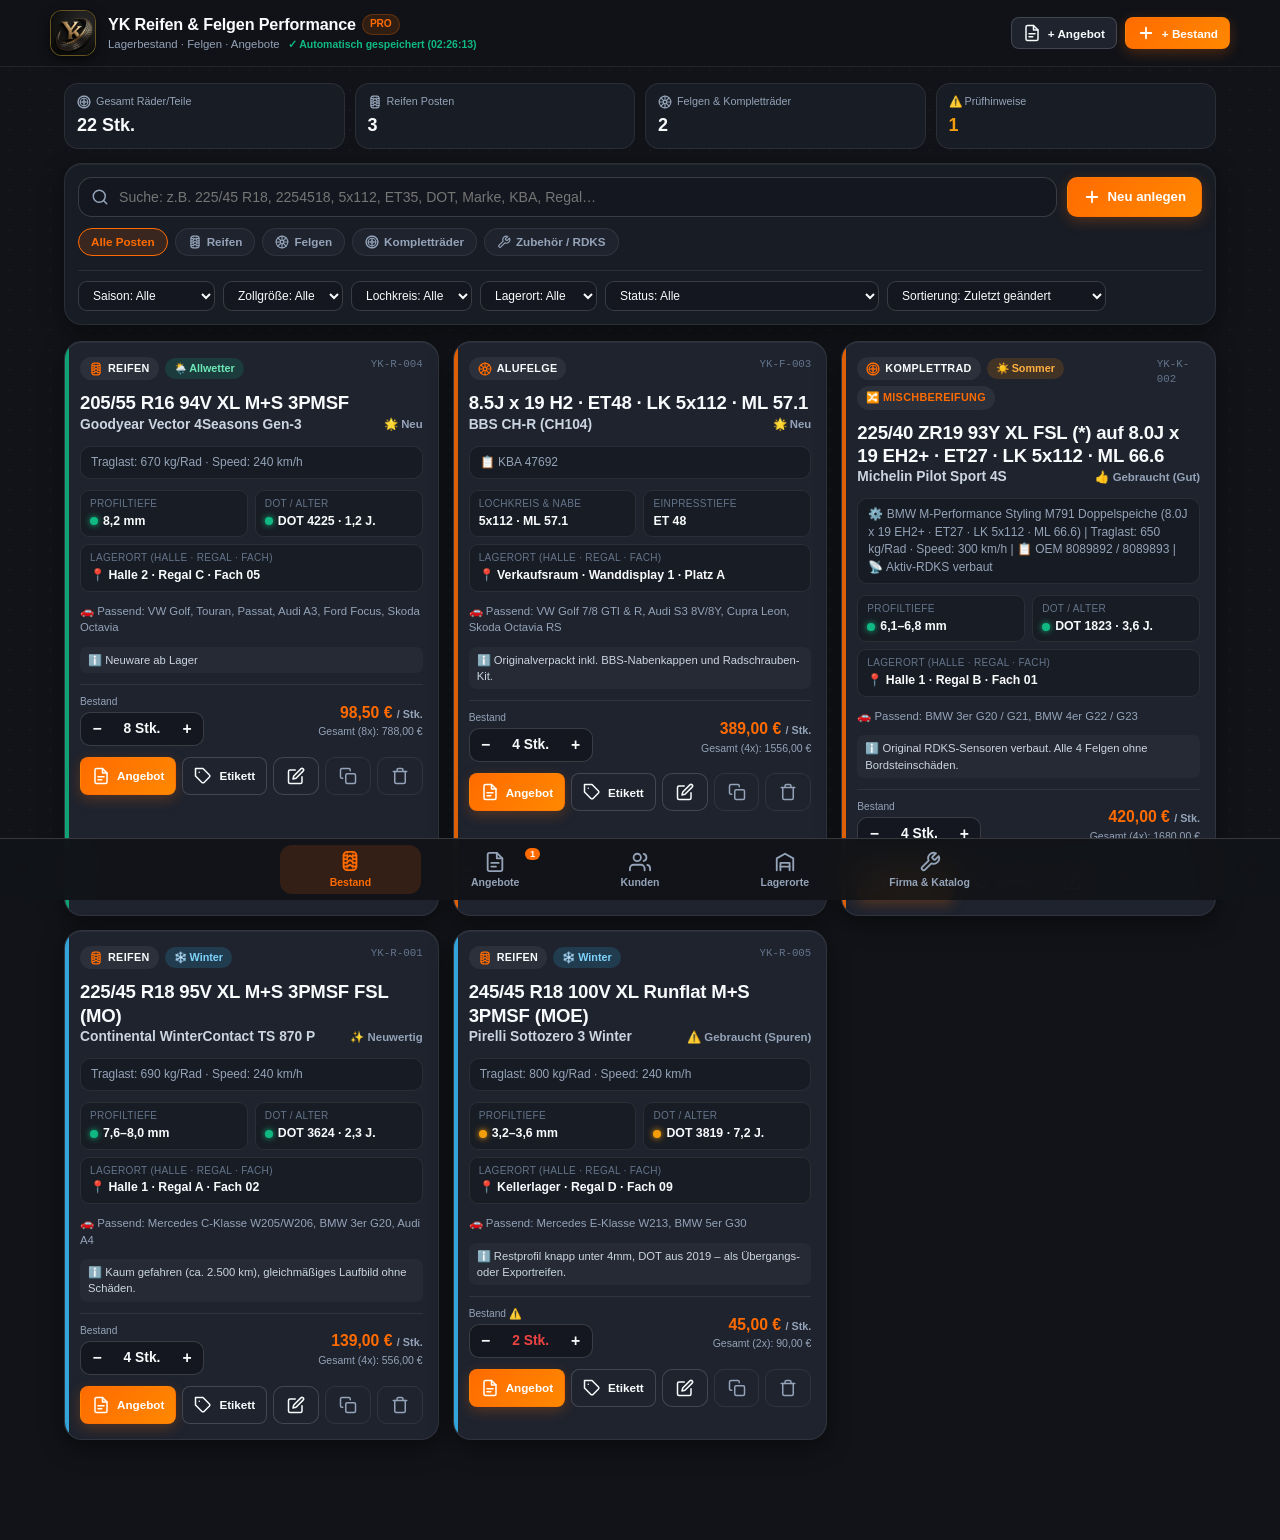
<file: reifen-lager-app/index.html>
<!DOCTYPE html>
<html lang="de" data-accent="orange">
<head>
  <meta charset="UTF-8" />
  <meta name="viewport" content="width=device-width, initial-scale=1.0, maximum-scale=1.0, user-scalable=no" />
  <meta name="theme-color" content="#111318" />
  <meta name="apple-mobile-web-app-capable" content="yes" />
  <meta name="apple-mobile-web-app-status-bar-style" content="black-translucent" />
  <meta name="apple-mobile-web-app-title" content="YK Reifen" />
  <title>YK Reifen &amp; Felgen Pro – Lager &amp; Angebote</title>
  <link rel="manifest" href="manifest.json" />
  <link rel="icon" type="image/jpeg" href="assets/logo.jpg" />
  <link rel="apple-touch-icon" href="assets/logo.jpg" />
  <link rel="stylesheet" href="styles.css" />
</head>
<body>

  <!-- ========================================================================
       AUTOMOTIVE VECTOR ICONS (REIFENPROFIL, SPORTFELGE, MONTAGE, LAGER)
       ======================================================================== -->
  <svg xmlns="http://www.w3.org/2000/svg" style="display: none;">
    <!-- Reifenprofil Icon -->
    <symbol id="icon-tire" viewBox="0 0 24 24" fill="none" stroke="currentColor" stroke-width="2" stroke-linecap="round" stroke-linejoin="round">
      <rect x="5" y="2" width="14" height="20" rx="4" />
      <path d="M9 2v20M15 2v20" stroke-opacity="0.45" />
      <path d="M5 6h4M15 6h4M5 10h4M15 10h4M5 14h4M15 14h4M5 18h4M15 18h4" />
      <path d="M9 8l3-2 3 2M9 13l3-2 3 2M9 18l3-2 3 2" />
    </symbol>

    <!-- Sportfelge Icon -->
    <symbol id="icon-rim" viewBox="0 0 24 24" fill="none" stroke="currentColor" stroke-width="2" stroke-linecap="round" stroke-linejoin="round">
      <circle cx="12" cy="12" r="10" />
      <circle cx="12" cy="12" r="3" />
      <path d="M12 2v7M12 15v7M2 12h7M15 12h7M4.93 4.93l4.95 4.95M14.12 14.12l4.95 4.95M19.07 4.93l-4.95 4.95M9.88 14.12l-4.95 4.95" />
    </symbol>

    <!-- Komplettrad Icon -->
    <symbol id="icon-wheel" viewBox="0 0 24 24" fill="none" stroke="currentColor" stroke-width="2" stroke-linecap="round" stroke-linejoin="round">
      <circle cx="12" cy="12" r="10" stroke-width="2.5" stroke-dasharray="3 1.5" />
      <circle cx="12" cy="12" r="6.5" />
      <circle cx="12" cy="12" r="2" />
      <path d="M12 5.5v4.5M12 14v4.5M5.5 12H10M14 12h4.5" />
    </symbol>

    <!-- Montage / Zahnrad & Schraubenschlüssel Icon -->
    <symbol id="icon-wrench-gear" viewBox="0 0 24 24" fill="none" stroke="currentColor" stroke-width="2" stroke-linecap="round" stroke-linejoin="round">
      <path d="M14.7 6.3a1 1 0 0 0 0 1.4l1.6 1.6a1 1 0 0 0 1.4 0l3.77-3.77a6 6 0 0 1-7.94 7.94l-6.91 6.91a2.12 2.12 0 0 1-3-3l6.91-6.91a6 6 0 0 1 7.94-7.94l-3.76 3.76z" />
    </symbol>

    <!-- Angebot / Dokument Icon -->
    <symbol id="icon-quote" viewBox="0 0 24 24" fill="none" stroke="currentColor" stroke-width="2" stroke-linecap="round" stroke-linejoin="round">
      <path d="M14 2H6a2 2 0 0 0-2 2v16a2 2 0 0 0 2 2h12a2 2 0 0 0 2-2V8z" />
      <polyline points="14 2 14 8 20 8" />
      <line x1="8" y1="13" x2="16" y2="13" />
      <line x1="8" y1="17" x2="13" y2="17" />
    </symbol>

    <!-- Kunden Icon -->
    <symbol id="icon-users" viewBox="0 0 24 24" fill="none" stroke="currentColor" stroke-width="2" stroke-linecap="round" stroke-linejoin="round">
      <path d="M17 21v-2a4 4 0 0 0-4-4H5a4 4 0 0 0-4 4v2" />
      <circle cx="9" cy="7" r="4" />
      <path d="M23 21v-2a4 4 0 0 0-3-3.87" />
      <path d="M16 3.13a4 4 0 0 1 0 7.75" />
    </symbol>

    <!-- Lagerort / Halle & Regal Icon -->
    <symbol id="icon-warehouse" viewBox="0 0 24 24" fill="none" stroke="currentColor" stroke-width="2" stroke-linecap="round" stroke-linejoin="round">
      <path d="M3 21V8l9-5 9 5v13" />
      <path d="M7 21v-8h10v8" />
      <path d="M7 17h10" />
    </symbol>

    <!-- Weitere Icons -->
    <symbol id="icon-plus" viewBox="0 0 24 24" fill="none" stroke="currentColor" stroke-width="2.4" stroke-linecap="round" stroke-linejoin="round">
      <line x1="12" y1="5" x2="12" y2="19" /><line x1="5" y1="12" x2="19" y2="12" />
    </symbol>
    <symbol id="icon-search" viewBox="0 0 24 24" fill="none" stroke="currentColor" stroke-width="2" stroke-linecap="round" stroke-linejoin="round">
      <circle cx="11" cy="11" r="8" /><line x1="21" y1="21" x2="16.65" y2="16.65" />
    </symbol>
    <symbol id="icon-print" viewBox="0 0 24 24" fill="none" stroke="currentColor" stroke-width="2" stroke-linecap="round" stroke-linejoin="round">
      <polyline points="6 9 6 2 18 2 18 9" />
      <path d="M6 18H4a2 2 0 0 1-2-2v-5a2 2 0 0 1 2-2h16a2 2 0 0 1 2 2v5a2 2 0 0 1-2 2h-2" />
      <rect x="6" y="14" width="12" height="8" />
    </symbol>
    <symbol id="icon-tag" viewBox="0 0 24 24" fill="none" stroke="currentColor" stroke-width="2" stroke-linecap="round" stroke-linejoin="round">
      <path d="M20.59 13.41l-7.17 7.17a2 2 0 0 1-2.83 0L2 12V2h10l8.59 8.59a2 2 0 0 1 0 2.82z" />
      <line x1="7" y1="7" x2="7.01" y2="7" />
    </symbol>
    <symbol id="icon-edit" viewBox="0 0 24 24" fill="none" stroke="currentColor" stroke-width="2" stroke-linecap="round" stroke-linejoin="round">
      <path d="M11 4H4a2 2 0 0 0-2 2v14a2 2 0 0 0 2 2h14a2 2 0 0 0 2-2v-7" />
      <path d="M18.5 2.5a2.121 2.121 0 0 1 3 3L12 15l-4 1 1-4 9.5-9.5z" />
    </symbol>
    <symbol id="icon-trash" viewBox="0 0 24 24" fill="none" stroke="currentColor" stroke-width="2" stroke-linecap="round" stroke-linejoin="round">
      <polyline points="3 6 5 6 21 6" />
      <path d="M19 6v14a2 2 0 0 1-2 2H7a2 2 0 0 1-2-2V6m3 0V4a2 2 0 0 1 2-2h4a2 2 0 0 1 2 2v2" />
    </symbol>
    <symbol id="icon-copy" viewBox="0 0 24 24" fill="none" stroke="currentColor" stroke-width="2" stroke-linecap="round" stroke-linejoin="round">
      <rect x="9" y="9" width="13" height="13" rx="2" ry="2" />
      <path d="M5 15H4a2 2 0 0 1-2-2V4a2 2 0 0 1 2-2h9a2 2 0 0 1 2 2v1" />
    </symbol>
  </svg>

  <!-- ========================================================================
       APP HEADER MIT YK-FIRMENLOGO & SCHNELLAKTIONEN
       ======================================================================== -->
  <header class="app-header">
    <div class="header-inner">
      <div class="brand-block" onclick="app.switchTab('inventory')">
        <div class="brand-logo-wrap">
          <img id="headerLogoImg" src="assets/logo.jpg" alt="YK Firmenlogo" />
        </div>
        <div class="brand-titles">
          <h1>
            <span id="headerCompanyName">YK Reifen &amp; Felgen</span>
            <span class="brand-badge">PRO</span>
          </h1>
          <div class="brand-subtitle" style="display:flex; align-items:center; gap:8px; flex-wrap:wrap;">
            <span>Lagerbestand · Felgen · Angebote</span>
            <span id="autoSaveBadge" style="color:var(--status-ok); font-weight:700; font-size:0.7rem;">✓ Automatisch gespeichert</span>
          </div>
        </div>
      </div>

      <div class="header-actions">
        <button class="btn btn-secondary btn-sm" onclick="app.openQuoteModal()" title="Neues Angebot erstellen">
          <svg><use href="#icon-quote"></use></svg>
          <span>+ Angebot</span>
        </button>
        <button class="btn btn-primary btn-sm" onclick="app.openItemModal()" title="Neuen Reifen/Felge anlegen">
          <svg><use href="#icon-plus"></use></svg>
          <span>+ Bestand</span>
        </button>
      </div>
    </div>
  </header>

  <!-- ========================================================================
       HAUPTBEREICH (5 TABS)
       ======================================================================== -->
  <main class="app-main">

    <!-- ======================================================================
         TAB 1: LAGERBESTAND (REIFEN, FELGEN, KOMPLETTRÄDER)
         ====================================================================== -->
    <section id="view-inventory" class="view-section active">

      <!-- KPI-Leiste -->
      <div class="kpi-strip">
        <div class="kpi-mini" onclick="app.setCategoryFilter('all')">
          <span class="kpi-mini-label"><svg width="14" height="14"><use href="#icon-wheel"></use></svg> Gesamt Räder/Teile</span>
          <span class="kpi-mini-val" id="kpiTotalQty">0</span>
        </div>
        <div class="kpi-mini" onclick="app.setCategoryFilter('tire')">
          <span class="kpi-mini-label"><svg width="14" height="14"><use href="#icon-tire"></use></svg> Reifen Posten</span>
          <span class="kpi-mini-val" id="kpiTireCount">0</span>
        </div>
        <div class="kpi-mini" onclick="app.setCategoryFilter('rim')">
          <span class="kpi-mini-label"><svg width="14" height="14"><use href="#icon-rim"></use></svg> Felgen &amp; Kompletträder</span>
          <span class="kpi-mini-val" id="kpiRimWheelCount">0</span>
        </div>
        <div class="kpi-mini warn" onclick="app.toggleWarnFilter()">
          <span class="kpi-mini-label">⚠️ Prüfhinweise</span>
          <span class="kpi-mini-val" id="kpiWarnCount">0</span>
        </div>
      </div>

      <!-- Such- & Filter-Cockpit -->
      <div class="cockpit-bar">
        <div class="search-row">
          <div class="search-input-wrap">
            <svg><use href="#icon-search"></use></svg>
            <input
              type="search"
              id="invSearchInput"
              class="search-input"
              placeholder="Suche: z.B. 225/45 R18, 2254518, 5x112, ET35, DOT, Marke, KBA, Regal…"
              oninput="app.onSearchInput(this.value)"
            />
            <button id="searchClearBtn" class="search-clear-btn" onclick="app.clearSearch()" title="Suche löschen">✕</button>
          </div>
          <button class="btn btn-primary" onclick="app.openItemModal()">
            <svg><use href="#icon-plus"></use></svg>
            <span>Neu anlegen</span>
          </button>
        </div>

        <!-- Hauptkategorie-Chips -->
        <div class="filter-scroll" id="categoryFilterRow">
          <button class="chip active" data-cat="all" onclick="app.setCategoryFilter('all')">Alle Posten</button>
          <button class="chip" data-cat="tire" onclick="app.setCategoryFilter('tire')">
            <svg><use href="#icon-tire"></use></svg> Reifen
          </button>
          <button class="chip" data-cat="rim" onclick="app.setCategoryFilter('rim')">
            <svg><use href="#icon-rim"></use></svg> Felgen
          </button>
          <button class="chip" data-cat="wheel" onclick="app.setCategoryFilter('wheel')">
            <svg><use href="#icon-wheel"></use></svg> Kompletträder
          </button>
          <button class="chip" data-cat="accessory" onclick="app.setCategoryFilter('accessory')">
            <svg><use href="#icon-wrench-gear"></use></svg> Zubehör / RDKS
          </button>
        </div>

        <!-- Detail-Filter (Saison, Zollgröße, Lochkreis, Lagerort, Warnungen, Sortierung) -->
        <div class="subfilter-row">
          <select id="filterSeason" class="subfilter-select" onchange="app.renderInventory()">
            <option value="all">Saison: Alle</option>
            <option value="summer">☀️ Sommerreifen</option>
            <option value="winter">❄️ Winterreifen</option>
            <option value="allseason">🌦️ Allwetterreifen</option>
          </select>

          <select id="filterDiameter" class="subfilter-select" onchange="app.renderInventory()">
            <option value="all">Zollgröße: Alle</option>
          </select>

          <select id="filterPcd" class="subfilter-select" onchange="app.renderInventory()">
            <option value="all">Lochkreis: Alle</option>
          </select>

          <select id="filterHall" class="subfilter-select" onchange="app.renderInventory()">
            <option value="all">Lagerort: Alle</option>
          </select>

          <select id="filterWarning" class="subfilter-select" onchange="app.renderInventory()">
            <option value="all">Status: Alle</option>
            <option value="any_warn">⚠️ Alle Warnungen (Profil / DOT / Bestand)</option>
            <option value="low_tread">🔻 Profiltiefe &lt; 4,0 mm</option>
            <option value="old_dot">⏳ DOT älter als 6 Jahre</option>
            <option value="low_stock">📦 Unter Mindestbestand</option>
          </select>

          <select id="sortOrder" class="subfilter-select" onchange="app.renderInventory()">
            <option value="updated_desc">Sortierung: Zuletzt geändert</option>
            <option value="size_asc">Größe / Breite aufsteigend</option>
            <option value="inch_asc">Zollgröße aufsteigend</option>
            <option value="qty_desc">Bestand (Menge hoch → niedrig)</option>
            <option value="price_asc">Preis aufsteigend</option>
          </select>
        </div>
      </div>

      <!-- Liste der Bestandskarten -->
      <div id="inventoryGrid" class="inventory-grid"></div>
    </section>

    <!-- ======================================================================
         TAB 2: ANGEBOTE & AUFTRÄGE (INKL. MONTAGE, ENTSORGUNG, EINLAGERUNG)
         ====================================================================== -->
    <section id="view-quotes" class="view-section">
      <div class="section-header-bar">
        <div>
          <h2>📄 Angebote &amp; Aufträge</h2>
          <p class="brand-subtitle">Erstelle Angebote mit Reifen/Felgen aus dem Bestand + Montage, Auswuchten, Entsorgung &amp; Einlagerung</p>
        </div>
        <button class="btn btn-primary" onclick="app.openQuoteModal()">
          <svg><use href="#icon-plus"></use></svg>
          <span>Neues Angebot</span>
        </button>
      </div>

      <div class="filter-scroll" style="margin-bottom: 14px;" id="quoteStatusFilterRow">
        <button class="chip active" data-qstatus="all" onclick="app.setQuoteStatusFilter('all')">Alle Dokumente</button>
        <button class="chip" data-qstatus="draft" onclick="app.setQuoteStatusFilter('draft')">📝 Entwurf</button>
        <button class="chip" data-qstatus="open" onclick="app.setQuoteStatusFilter('open')">📨 Offen / Versendet</button>
        <button class="chip" data-qstatus="accepted" onclick="app.setQuoteStatusFilter('accepted')">✅ Angenommen</button>
        <button class="chip" data-qstatus="rejected" onclick="app.setQuoteStatusFilter('rejected')">❌ Abgelehnt</button>
      </div>

      <div id="quotesListContainer"></div>
    </section>

    <!-- ======================================================================
         TAB 3: KUNDENSTAMMDATEN & FAHRZEUGE
         ====================================================================== -->
    <section id="view-customers" class="view-section">
      <div class="section-header-bar">
        <div>
          <h2>👥 Kundenstammdaten &amp; Fahrzeuge</h2>
          <p class="brand-subtitle">Privat- &amp; Geschäftskunden inkl. Kennzeichen, Fahrzeugen und Angebotshistorie</p>
        </div>
        <button class="btn btn-primary" onclick="app.openCustomerModal()">
          <svg><use href="#icon-plus"></use></svg>
          <span>Neuer Kunde</span>
        </button>
      </div>

      <div class="cockpit-bar" style="margin-bottom: 16px;">
        <div class="search-input-wrap">
          <svg><use href="#icon-search"></use></svg>
          <input
            type="search"
            id="customerSearchInput"
            class="search-input"
            placeholder="Kunde suchen nach Name, Firma, Kunden-Nr., Telefon oder Kennzeichen (z.B. M-MS 330)…"
            oninput="app.renderCustomers()"
          />
        </div>
      </div>

      <div id="customersListContainer" class="inventory-grid"></div>
    </section>

    <!-- ======================================================================
         TAB 4: LAGERORTE, STATISTIK & WARN-CENTER
         ====================================================================== -->
    <section id="view-locations" class="view-section">
      <div class="section-header-bar">
        <div>
          <h2>🗄️ Lagerorte, Statistik &amp; Prüfhinweise</h2>
          <p class="brand-subtitle">Übersicht nach Halle / Regal / Fach, Gesamtlagerwert sowie DOT- &amp; Profiltiefen-Überwachung</p>
        </div>
        <button class="btn btn-secondary" onclick="app.exportInventoryCSV()">
          📊 Bestandsliste als CSV/Excel
        </button>
      </div>

      <!-- Finanz- & Bestands-Kennzahlen -->
      <div class="kpi-strip" id="dashboardKpiStrip" style="margin-bottom: 18px;"></div>

      <!-- Warn-Center -->
      <div class="form-section" style="margin-bottom: 18px;">
        <div class="form-section-title">
          <span>⚠️ Warn-Center (Profiltiefe &lt; 4mm · DOT ≥ 6 Jahre · Mindestbestand)</span>
        </div>
        <div id="warningsListContainer"></div>
      </div>

      <!-- Gruppierte Lagerort-Übersicht -->
      <div class="form-section" style="margin-bottom: 18px;">
        <div class="form-section-title">
          <span>📍 Belegung nach Lagerort (Halle → Regal → Fach)</span>
        </div>
        <div id="locationsTreeContainer"></div>
      </div>

      <!-- Bestands-Logbuch -->
      <div class="form-section">
        <div class="form-section-title">
          <span>🕒 Letzte Lagerbewegungen (Ein-/Ausbuchungen)</span>
        </div>
        <div id="historyListContainer"></div>
      </div>
    </section>

    <!-- ======================================================================
         TAB 5: FIRMA (YK-LOGO), DIENSTLEISTUNGEN & BACKUP
         ====================================================================== -->
    <section id="view-settings" class="view-section">
      <div class="section-header-bar">
        <div>
          <h2>⚙️ Firmendaten, Dienstleistungskatalog &amp; Backup</h2>
          <p class="brand-subtitle">Hinterlege deine Firmendaten mit YK-Logo, passe Montage-/Einlagerungspreise an und sichere deine Daten</p>
        </div>
      </div>

      <!-- Design & Akzentfarbe Umschalter -->
      <div class="form-section" style="margin-bottom: 18px;">
        <div class="form-section-title">
          <span>🎨 Automotive Design &amp; Akzentfarbe</span>
        </div>
        <div style="display: flex; flex-wrap: wrap; gap: 10px;">
          <button class="btn btn-secondary" onclick="app.setAccentTheme('orange')">
            <span style="width:14px;height:14px;border-radius:50%;background:#FF6B00;display:inline-block;"></span>
            Sportliches Orange (#FF6B00)
          </button>
          <button class="btn btn-secondary" onclick="app.setAccentTheme('gold')">
            <span style="width:14px;height:14px;border-radius:50%;background:#D4AF37;display:inline-block;"></span>
            YK Metallic-Gold (#D4AF37)
          </button>
          <button class="btn btn-secondary" onclick="app.setAccentTheme('yellow')">
            <span style="width:14px;height:14px;border-radius:50%;background:#FFB800;display:inline-block;"></span>
            Performance-Gelb (#FFB800)
          </button>
        </div>
      </div>

      <!-- Dienstleistungskatalog (Montage, Entsorgung, Einlagerung, RDKS etc.) -->
      <div class="form-section" style="margin-bottom: 18px;">
        <div class="form-section-title">
          <span>🔧 Dienstleistungskatalog (für Angebotserstellung)</span>
          <button class="btn btn-primary btn-sm" onclick="app.openServiceModal()">+ Leistung hinzufügen</button>
        </div>
        <p style="font-size: 0.8rem; color: var(--text-secondary); margin-bottom: 12px;">
          Diese Leistungen (Montage, Auswuchten, Entsorgung, Einlagerung, RDKS etc.) lassen sich per Fingertipp in jedes Angebot einfügen:
        </p>
        <div id="servicesCatalogContainer"></div>
      </div>

      <!-- Eigene Firmendaten & YK-Firmenlogo -->
      <form id="companySettingsForm" class="form-section" style="margin-bottom: 18px;" onsubmit="app.saveCompanySettings(event)">
        <div class="form-section-title">
          <span>🏢 Eigene Firmendaten &amp; YK-Logo (für Angebote &amp; Etiketten)</span>
          <button type="submit" class="btn btn-primary btn-sm">💾 Firmendaten speichern</button>
        </div>

        <div style="display: flex; align-items: center; gap: 16px; margin-bottom: 16px; flex-wrap: wrap;">
          <div class="brand-logo-wrap" style="width: 84px; height: 84px; border-radius: 16px;">
            <img id="settingsLogoPreview" src="assets/logo.jpg" alt="Firmenlogo Vorschau" />
          </div>
          <div style="display: flex; flex-direction: column; gap: 6px;">
            <div style="font-weight: 700; font-size: 0.9rem;">Firmenlogo (YK Standardlogo aktiv)</div>
            <div style="display: flex; gap: 8px; flex-wrap: wrap;">
              <label class="btn btn-secondary btn-sm" style="cursor: pointer;">
                📷 Eigenes Bild wählen
                <input type="file" accept="image/*" style="display: none;" onchange="app.onUploadCompanyLogo(event)" />
              </label>
              <button type="button" class="btn btn-ghost btn-sm" onclick="app.resetCompanyLogo()">Auf YK-Logo zurücksetzen</button>
            </div>
          </div>
        </div>

        <div class="form-grid">
          <div class="form-group">
            <label class="form-label">Firmenname / Werkstattname</label>
            <input type="text" id="compName" class="form-control" required />
          </div>
          <div class="form-group">
            <label class="form-label">Inhaber / Geschäftsführer</label>
            <input type="text" id="compOwner" class="form-control" />
          </div>
          <div class="form-group">
            <label class="form-label">Straße &amp; Hausnummer</label>
            <input type="text" id="compStreet" class="form-control" />
          </div>
          <div class="form-group">
            <label class="form-label">PLZ</label>
            <input type="text" id="compZip" class="form-control" />
          </div>
          <div class="form-group">
            <label class="form-label">Ort</label>
            <input type="text" id="compCity" class="form-control" />
          </div>
          <div class="form-group">
            <label class="form-label">Telefon / Mobil</label>
            <input type="text" id="compPhone" class="form-control" />
          </div>
          <div class="form-group">
            <label class="form-label">E-Mail</label>
            <input type="email" id="compEmail" class="form-control" />
          </div>
          <div class="form-group">
            <label class="form-label">Webseite</label>
            <input type="text" id="compWebsite" class="form-control" />
          </div>
          <div class="form-group">
            <label class="form-label">Steuernummer</label>
            <input type="text" id="compTaxNumber" class="form-control" />
          </div>
          <div class="form-group">
            <label class="form-label">USt-IdNr.</label>
            <input type="text" id="compVatId" class="form-control" />
          </div>
          <div class="form-group">
            <label class="form-label">Besteuerungsart (für Angebote)</label>
            <select id="compTaxMode" class="form-control">
              <option value="regular">Regelbesteuerung (19 % MwSt. ausweisen)</option>
              <option value="kleinunternehmer">Kleinunternehmer (§ 19 UStG – ohne MwSt.)</option>
              <option value="diff">Differenzbesteuerung (§ 25a UStG Gebrauchtteile)</option>
            </select>
          </div>
          <div class="form-group">
            <label class="form-label">Angebotsnummern-Präfix</label>
            <input type="text" id="compQuotePrefix" class="form-control" placeholder="ANG-2026-" />
          </div>
          <div class="form-group">
            <label class="form-label">Bankname</label>
            <input type="text" id="compBank" class="form-control" />
          </div>
          <div class="form-group">
            <label class="form-label">IBAN</label>
            <input type="text" id="compIban" class="form-control" />
          </div>
          <div class="form-group">
            <label class="form-label">BIC</label>
            <input type="text" id="compBic" class="form-control" />
          </div>
          <div class="form-group full">
            <label class="form-label">Zahlungsbedingungen / Fußhinweis</label>
            <input type="text" id="compPaymentTerms" class="form-control" />
          </div>
          <div class="form-group full">
            <label class="form-label">Standard-Einleitungstext auf Angeboten</label>
            <textarea id="compQuoteIntro" class="form-control" rows="2"></textarea>
          </div>
          <div class="form-group full">
            <label class="form-label">Standard-Schlusstext auf Angeboten</label>
            <textarea id="compQuoteFooter" class="form-control" rows="2"></textarea>
          </div>
        </div>
        <div style="margin-top: 14px; display: flex; justify-content: flex-end;">
          <button type="submit" class="btn btn-primary">💾 Firmendaten speichern</button>
        </div>
      </form>

      <!-- Backup & Daten-Export -->
      <div class="form-section">
        <div class="form-section-title">
          <span>💾 Daten-Export, Komplett-Backup &amp; Wiederherstellung</span>
        </div>
        <div style="display: flex; flex-wrap: wrap; gap: 10px;">
          <button class="btn btn-secondary" onclick="app.exportInventoryCSV()">
            📊 Bestandsliste als CSV (Excel) exportieren
          </button>
          <button class="btn btn-secondary" onclick="app.exportJSONBackup()">
            📦 Komplett-Backup (.json inkl. Fotos &amp; Angebote) sichern
          </button>
          <label class="btn btn-secondary" style="cursor: pointer;">
            📂 Backup-Datei (.json) einspielen
            <input type="file" accept=".json,application/json" style="display: none;" onchange="app.importJSONBackup(event)" />
          </label>
          <button class="btn btn-danger" onclick="app.confirmResetDemoData()">
            🔄 Beispieldaten neu laden / Zurücksetzen
          </button>
        </div>
      </div>
    </section>

  </main>

  <!-- ========================================================================
       BOTTOM NAVIGATION BAR (5 TABS)
       ======================================================================== -->
  <nav class="bottom-nav">
    <div class="bottom-nav-inner">
      <button class="nav-tab active" data-tab="inventory" onclick="app.switchTab('inventory')">
        <svg><use href="#icon-tire"></use></svg>
        <span>Bestand</span>
      </button>
      <button class="nav-tab" data-tab="quotes" onclick="app.switchTab('quotes')">
        <svg><use href="#icon-quote"></use></svg>
        <span>Angebote</span>
        <span class="nav-badge" id="navQuoteBadge" style="display:none;">0</span>
      </button>
      <button class="nav-tab" data-tab="customers" onclick="app.switchTab('customers')">
        <svg><use href="#icon-users"></use></svg>
        <span>Kunden</span>
      </button>
      <button class="nav-tab" data-tab="locations" onclick="app.switchTab('locations')">
        <svg><use href="#icon-warehouse"></use></svg>
        <span>Lagerorte</span>
      </button>
      <button class="nav-tab" data-tab="settings" onclick="app.switchTab('settings')">
        <svg><use href="#icon-wrench-gear"></use></svg>
        <span>Firma &amp; Katalog</span>
      </button>
    </div>
  </nav>

  <!-- ========================================================================
       MODAL 1: ARTIKEL ANLEGEN / BEARBEITEN (REIFEN, FELGEN, KOMPLETTRÄDER)
       ======================================================================== -->
  <div id="modal-item" class="modal-backdrop">
    <div class="modal-sheet">
      <div class="modal-header">
        <h2 id="itemModalTitle"><svg width="22" height="22"><use href="#icon-tire"></use></svg> Lager-Artikel anlegen</h2>
        <button class="btn btn-ghost btn-icon" onclick="app.closeModal('modal-item')">✕</button>
      </div>

      <form id="itemForm" class="modal-body" onsubmit="app.saveItem(event)">
        <input type="hidden" id="itemId" />

        <!-- Kategorie-Wahl -->
        <div class="form-group">
          <label class="form-label">Artikel-Kategorie wählen</label>
          <div class="filter-scroll">
            <button type="button" class="chip active" data-formcat="tire" onclick="app.setFormCategory('tire')">
              <svg><use href="#icon-tire"></use></svg> Reifen
            </button>
            <button type="button" class="chip" data-formcat="rim" onclick="app.setFormCategory('rim')">
              <svg><use href="#icon-rim"></use></svg> Felge
            </button>
            <button type="button" class="chip" data-formcat="wheel" onclick="app.setFormCategory('wheel')">
              <svg><use href="#icon-wheel"></use></svg> Komplettrad (Reifen + Felge)
            </button>
            <button type="button" class="chip" data-formcat="accessory" onclick="app.setFormCategory('accessory')">
              <svg><use href="#icon-wrench-gear"></use></svg> Zubehör / Sonstiges
            </button>
          </div>
        </div>

        <!-- SMART-PARSER SCHNELLEINGABE -->
        <div class="smart-parser-box">
          <div class="smart-parser-title">
            <span>⚡ Smart-Parser Schnelleingabe (automatische Erkennung aller Felder)</span>
          </div>
          <div class="smart-parser-row">
            <input
              type="text"
              id="smartParserInput"
              class="form-control"
              placeholder="z.B. 225/45 R18 95V XL DOT 3624 Continental  ODER  8.5Jx19 ET35 5x112 66.6"
            />
            <button type="button" class="btn btn-primary btn-sm" onclick="app.applySmartParser()">
              Ausfüllen
            </button>
          </div>
        </div>

        <!-- SEKTION A: REIFENDATEN -->
        <div id="sectionTireSpecs" class="form-section">
          <div class="form-section-title">
            <span>🛞 Reifenspezifikationen (Größe, Traglast, Speed, DOT, Profil)</span>
          </div>

          <div class="form-grid">
            <div class="form-group">
              <label class="form-label">Reifenmarke / Hersteller</label>
              <input type="text" id="itemBrand" list="tireBrandsList" class="form-control" placeholder="z.B. Continental, Michelin…" />
              <datalist id="tireBrandsList"></datalist>
            </div>
            <div class="form-group">
              <label class="form-label">Modell / Profilname</label>
              <input type="text" id="itemModel" class="form-control" placeholder="z.B. WinterContact TS 870" />
            </div>
            <div class="form-group">
              <label class="form-label">Saison / Typ</label>
              <select id="itemSeason" class="form-control">
                <option value="summer">☀️ Sommerreifen</option>
                <option value="winter">❄️ Winterreifen</option>
                <option value="allseason">🌦️ Allwetterreifen / Ganzjahr</option>
                <option value="semislick">🏁 Semi-Slick / Track</option>
                <option value="offroad">⛰️ Offroad / AT / MT</option>
              </select>
            </div>

            <div class="form-group">
              <label class="form-label">Reifenbreite (mm)</label>
              <input type="number" id="itemTireWidth" class="form-control" placeholder="z.B. 225" step="5" />
              <div class="quick-preset-bar">
                <span class="preset-pill" onclick="app.setField('itemTireWidth','185')">185</span>
                <span class="preset-pill" onclick="app.setField('itemTireWidth','195')">195</span>
                <span class="preset-pill" onclick="app.setField('itemTireWidth','205')">205</span>
                <span class="preset-pill" onclick="app.setField('itemTireWidth','215')">215</span>
                <span class="preset-pill" onclick="app.setField('itemTireWidth','225')">225</span>
                <span class="preset-pill" onclick="app.setField('itemTireWidth','235')">235</span>
                <span class="preset-pill" onclick="app.setField('itemTireWidth','245')">245</span>
                <span class="preset-pill" onclick="app.setField('itemTireWidth','255')">255</span>
              </div>
            </div>

            <div class="form-group">
              <label class="form-label">Querschnitt (%)</label>
              <input type="number" id="itemTireAspect" class="form-control" placeholder="z.B. 45" step="5" />
              <div class="quick-preset-bar">
                <span class="preset-pill" onclick="app.setField('itemTireAspect','35')">35</span>
                <span class="preset-pill" onclick="app.setField('itemTireAspect','40')">40</span>
                <span class="preset-pill" onclick="app.setField('itemTireAspect','45')">45</span>
                <span class="preset-pill" onclick="app.setField('itemTireAspect','50')">50</span>
                <span class="preset-pill" onclick="app.setField('itemTireAspect','55')">55</span>
                <span class="preset-pill" onclick="app.setField('itemTireAspect','60')">60</span>
                <span class="preset-pill" onclick="app.setField('itemTireAspect','65')">65</span>
              </div>
            </div>

            <div class="form-group">
              <label class="form-label">Bauart</label>
              <select id="itemTireConstruction" class="form-control">
                <option value="R">R (Radial)</option>
                <option value="ZR">ZR (Hochgeschw.)</option>
                <option value="D">D (Diagonal)</option>
              </select>
            </div>

            <div class="form-group">
              <label class="form-label">Zollgröße (Durchmesser)</label>
              <input type="number" id="itemTireDiameter" class="form-control" placeholder="z.B. 18" step="1" oninput="app.syncDiameter(this.value, 'tire')" />
              <div class="quick-preset-bar">
                <span class="preset-pill" onclick="app.setField('itemTireDiameter','15',true)">15"</span>
                <span class="preset-pill" onclick="app.setField('itemTireDiameter','16',true)">16"</span>
                <span class="preset-pill" onclick="app.setField('itemTireDiameter','17',true)">17"</span>
                <span class="preset-pill" onclick="app.setField('itemTireDiameter','18',true)">18"</span>
                <span class="preset-pill" onclick="app.setField('itemTireDiameter','19',true)">19"</span>
                <span class="preset-pill" onclick="app.setField('itemTireDiameter','20',true)">20"</span>
                <span class="preset-pill" onclick="app.setField('itemTireDiameter','21',true)">21"</span>
              </div>
            </div>

            <div class="form-group">
              <label class="form-label">
                <span>Traglast-Index</span>
                <span id="loadIndexHint" class="form-hint"></span>
              </label>
              <input type="text" id="itemLoadIndex" class="form-control" placeholder="z.B. 91, 94, 98" oninput="app.updateSpecHints()" />
            </div>

            <div class="form-group">
              <label class="form-label">
                <span>Geschwindigkeits-Index</span>
                <span id="speedIndexHint" class="form-hint"></span>
              </label>
              <select id="itemSpeedIndex" class="form-control" onchange="app.updateSpecHints()">
                <option value="">– Wählen –</option>
                <option value="Q">Q (bis 160 km/h)</option>
                <option value="T">T (bis 190 km/h)</option>
                <option value="H">H (bis 210 km/h)</option>
                <option value="V">V (bis 240 km/h)</option>
                <option value="W">W (bis 270 km/h)</option>
                <option value="Y">Y (bis 300 km/h)</option>
                <option value="(Y)">(Y) (&gt; 300 km/h)</option>
                <option value="ZR">ZR (&gt; 240 km/h)</option>
              </select>
            </div>

            <div class="form-group">
              <label class="form-label">
                <span>DOT (WWJJ)</span>
                <span id="dotAgeHint" class="form-hint"></span>
              </label>
              <input type="text" id="itemDot" class="form-control" maxlength="4" placeholder="z.B. 3624" oninput="app.updateSpecHints()" />
            </div>

            <div class="form-group">
              <label class="form-label">OE-Herstellerkennung</label>
              <input type="text" id="itemOeKey" class="form-control" placeholder="z.B. MO, AO, *, N0, VW" />
            </div>

            <!-- Profiltiefe: Einzelwert oder 4er-Satz (VL, VR, HL, HR) -->
            <div class="form-group full">
              <div class="form-label">
                <span>Profiltiefe in mm</span>
                <label style="font-size:0.75rem; cursor:pointer; display:flex; align-items:center; gap:5px;">
                  <input type="checkbox" id="itemTreadIndividualToggle" onchange="app.toggleTreadMode(this.checked)" />
                  4 Einzelwerte (VL / VR / HL / HR) eingeben
                </label>
              </div>
              <div id="treadSingleWrap">
                <input type="number" id="itemTreadDepth" class="form-control" step="0.1" min="0" max="15" placeholder="z.B. 7.5 mm" />
              </div>
              <div id="treadIndividualWrap" class="form-grid" style="display:none; margin-top:6px;">
                <input type="number" id="itemTreadVL" class="form-control" step="0.1" placeholder="VL (mm)" />
                <input type="number" id="itemTreadVR" class="form-control" step="0.1" placeholder="VR (mm)" />
                <input type="number" id="itemTreadHL" class="form-control" step="0.1" placeholder="HL (mm)" />
                <input type="number" id="itemTreadHR" class="form-control" step="0.1" placeholder="HR (mm)" />
              </div>
            </div>

            <!-- Zusatzkennzeichnungen (XL, Runflat, M+S, 3PMSF, FSL, C-Reifen) -->
            <div class="form-group full">
              <label class="form-label">Zusatzkennzeichnungen (Mehrfachauswahl per Klick)</label>
              <div class="filter-scroll" id="tireFlagsRow">
                <button type="button" class="chip" data-flag="XL" onclick="app.toggleTireFlag('XL')">XL / Verstärkt</button>
                <button type="button" class="chip" data-flag="Runflat" onclick="app.toggleTireFlag('Runflat')">Runflat (RFT/SSR/ROF)</button>
                <button type="button" class="chip" data-flag="M+S" onclick="app.toggleTireFlag('M+S')">M+S</button>
                <button type="button" class="chip" data-flag="3PMSF" onclick="app.toggleTireFlag('3PMSF')">❄️ 3PMSF (Schneeflocke)</button>
                <button type="button" class="chip" data-flag="FSL" onclick="app.toggleTireFlag('FSL')">FSL / MFS (Felgenschutz)</button>
                <button type="button" class="chip" data-flag="C-Reifen" onclick="app.toggleTireFlag('C-Reifen')">C-Reifen (Transporter)</button>
              </div>
            </div>
          </div>
        </div>

        <!-- SEKTION B: FELGENDATEN -->
        <div id="sectionRimSpecs" class="form-section" style="display:none;">
          <div class="form-section-title">
            <span>⚙️ Felgenspezifikationen (Zoll, Breite, ET, Lochkreis, Mittenloch)</span>
          </div>

          <div class="form-grid">
            <div class="form-group">
              <label class="form-label">Felgenart / Material</label>
              <select id="itemRimType" class="form-control">
                <option value="alu">Alufelge (Leichtmetall)</option>
                <option value="steel">Stahlfelge</option>
                <option value="forged">Schmiedefelge (Forged)</option>
              </select>
            </div>
            <div class="form-group">
              <label class="form-label">Felgenhersteller / OEM</label>
              <input type="text" id="itemRimBrand" list="rimBrandsList" class="form-control" placeholder="z.B. BBS, Borbet, BMW OEM…" />
              <datalist id="rimBrandsList"></datalist>
            </div>
            <div class="form-group">
              <label class="form-label">Modell / Styling / Design</label>
              <input type="text" id="itemRimModel" class="form-control" placeholder="z.B. Styling M791, CH-R…" />
            </div>
            <div class="form-group">
              <label class="form-label">KBA-Nr. / OEM-Teilenummer</label>
              <input type="text" id="itemKbaNumber" class="form-control" placeholder="z.B. KBA 47692 oder 5G0601025" />
            </div>

            <div class="form-group">
              <label class="form-label">Felgenbreite (Maulweite J)</label>
              <input type="number" id="itemRimWidth" class="form-control" step="0.5" placeholder="z.B. 8.0" />
              <div class="quick-preset-bar">
                <span class="preset-pill" onclick="app.setField('itemRimWidth','6.5')">6.5J</span>
                <span class="preset-pill" onclick="app.setField('itemRimWidth','7.0')">7.0J</span>
                <span class="preset-pill" onclick="app.setField('itemRimWidth','7.5')">7.5J</span>
                <span class="preset-pill" onclick="app.setField('itemRimWidth','8.0')">8.0J</span>
                <span class="preset-pill" onclick="app.setField('itemRimWidth','8.5')">8.5J</span>
                <span class="preset-pill" onclick="app.setField('itemRimWidth','9.0')">9.0J</span>
              </div>
            </div>

            <div class="form-group">
              <label class="form-label">Felgendurchmesser (Zoll)</label>
              <input type="number" id="itemRimDiameter" class="form-control" step="1" placeholder="z.B. 18" oninput="app.syncDiameter(this.value, 'rim')" />
            </div>

            <div class="form-group">
              <label class="form-label">Einpresstiefe (ET / IS in mm)</label>
              <input type="number" id="itemRimEt" class="form-control" step="1" placeholder="z.B. 35 oder 45" />
            </div>

            <div class="form-group">
              <label class="form-label">Lochkreis (LK / PCD)</label>
              <input type="text" id="itemRimPcd" class="form-control" placeholder="z.B. 5x112" />
              <div class="quick-preset-bar">
                <span class="preset-pill" onclick="app.setField('itemRimPcd','4x100')">4x100</span>
                <span class="preset-pill" onclick="app.setField('itemRimPcd','5x100')">5x100</span>
                <span class="preset-pill" onclick="app.setField('itemRimPcd','5x112')">5x112</span>
                <span class="preset-pill" onclick="app.setField('itemRimPcd','5x114.3')">5x114.3</span>
                <span class="preset-pill" onclick="app.setField('itemRimPcd','5x120')">5x120</span>
              </div>
            </div>

            <div class="form-group">
              <label class="form-label">Mittenloch / Nabe (ML in mm)</label>
              <input type="text" id="itemRimCenterBore" class="form-control" placeholder="z.B. 66.6 oder 57.1" />
              <div class="quick-preset-bar">
                <span class="preset-pill" onclick="app.setField('itemRimCenterBore','57.1')">57.1</span>
                <span class="preset-pill" onclick="app.setField('itemRimCenterBore','60.1')">60.1</span>
                <span class="preset-pill" onclick="app.setField('itemRimCenterBore','63.4')">63.4</span>
                <span class="preset-pill" onclick="app.setField('itemRimCenterBore','66.6')">66.6</span>
                <span class="preset-pill" onclick="app.setField('itemRimCenterBore','72.6')">72.6</span>
              </div>
            </div>

            <div class="form-group">
              <label class="form-label">Hump / Hornform</label>
              <select id="itemRimHump" class="form-control">
                <option value="H2">J / H2 (Standard)</option>
                <option value="EH2+">J / EH2+ (Runflat-tauglich)</option>
                <option value="FH">FH (Flat Hump)</option>
              </select>
            </div>

            <div class="form-group">
              <label class="form-label">Farbe / Oberfläche</label>
              <input type="text" id="itemRimColor" class="form-control" placeholder="z.B. Schwarz Glanz / Glanzgedreht" />
            </div>

            <div class="form-group">
              <label class="form-label">RDKS / TPMS Sensoren</label>
              <select id="itemTpmsType" class="form-control">
                <option value="none">Keine RDKS-Sensoren</option>
                <option value="active">Aktiv (Funk-Sensoren verbaut)</option>
                <option value="passive">Passiv / Vorbereitet</option>
              </select>
            </div>
          </div>
        </div>

        <!-- MISCHBEREIFUNG (VA ≠ HA) SCHALTER -->
        <div id="sectionStaggered" class="form-section">
          <div class="form-section-title" style="margin-bottom:0; border-bottom:none; padding-bottom:0;">
            <label style="cursor:pointer; display:flex; align-items:center; gap:8px;">
              <input type="checkbox" id="itemStaggeredToggle" onchange="app.toggleStaggeredFields(this.checked)" />
              <span>🔀 Mischbereifung (Hinterachse hat abweichende Reifen-/Felgenmaße)</span>
            </label>
          </div>
          <div id="staggeredFieldsWrap" class="form-grid" style="display:none; margin-top:12px; padding-top:12px; border-top:1px solid var(--border-subtle);">
            <div class="form-group">
              <label class="form-label">HA Reifenbreite (mm)</label>
              <input type="number" id="itemRearTireWidth" class="form-control" placeholder="z.B. 255" />
            </div>
            <div class="form-group">
              <label class="form-label">HA Querschnitt (%)</label>
              <input type="number" id="itemRearTireAspect" class="form-control" placeholder="z.B. 35" />
            </div>
            <div class="form-group">
              <label class="form-label">HA Zollgröße</label>
              <input type="number" id="itemRearTireDiameter" class="form-control" placeholder="z.B. 19" />
            </div>
            <div class="form-group">
              <label class="form-label">HA Traglast / Speed</label>
              <div style="display:flex; gap:5px;">
                <input type="text" id="itemRearLoadIndex" class="form-control" placeholder="96" />
                <input type="text" id="itemRearSpeedIndex" class="form-control" placeholder="Y" />
              </div>
            </div>
            <div class="form-group">
              <label class="form-label">HA Felgenbreite (J)</label>
              <input type="number" id="itemRearRimWidth" class="form-control" step="0.5" placeholder="z.B. 8.5" />
            </div>
            <div class="form-group">
              <label class="form-label">HA Einpresstiefe (ET)</label>
              <input type="number" id="itemRearRimEt" class="form-control" placeholder="z.B. 40" />
            </div>
          </div>
        </div>

        <!-- SEKTION C: BESTAND, LAGERORT, ZUSTAND, PREISE & FOTOS -->
        <div class="form-section">
          <div class="form-section-title">
            <span>📦 Bestand, Lagerort (Halle/Regal/Fach), Zustand &amp; Preis</span>
          </div>

          <div class="form-grid">
            <div class="form-group">
              <label class="form-label">Interne Artikel-Nr. / SKU</label>
              <input type="text" id="itemSku" class="form-control" placeholder="Automatisch z.B. YK-R-006" />
            </div>
            <div class="form-group" id="customTitleWrap" style="display:none;">
              <label class="form-label">Artikelbezeichnung (Zubehör)</label>
              <input type="text" id="itemCustomTitle" class="form-control" placeholder="z.B. Satz RDKS-Sensoren Huf" />
            </div>

            <div class="form-group">
              <label class="form-label">Aktueller Bestand (Stück)</label>
              <input type="number" id="itemQuantity" class="form-control" min="0" value="4" required />
              <div class="quick-preset-bar">
                <span class="preset-pill" onclick="app.setField('itemQuantity','1')">1 Stk.</span>
                <span class="preset-pill" onclick="app.setField('itemQuantity','2')">2 (Paar)</span>
                <span class="preset-pill" onclick="app.setField('itemQuantity','4')">4 (1 Satz)</span>
                <span class="preset-pill" onclick="app.setField('itemQuantity','8')">8 (2 Sätze)</span>
              </div>
            </div>

            <div class="form-group">
              <label class="form-label">Mindestbestand (Warnung)</label>
              <input type="number" id="itemMinStock" class="form-control" min="0" value="4" />
            </div>

            <div class="form-group">
              <label class="form-label">Zustand</label>
              <select id="itemCondition" class="form-control">
                <option value="neu">🌟 Neu / Ungefahren</option>
                <option value="neuwertig">✨ Neuwertig / Demo</option>
                <option value="gut">👍 Gebraucht (Guter Zustand)</option>
                <option value="spuren">⚠️ Gebraucht (Kratzer / Spuren)</option>
                <option value="defekt">❌ Beschädigt / Zu prüfen</option>
              </select>
            </div>

            <div class="form-group">
              <label class="form-label">Lager: Halle / Bereich</label>
              <input type="text" id="itemLocHall" list="hallsList" class="form-control" placeholder="z.B. Halle 1" />
              <datalist id="hallsList">
                <option value="Halle 1"></option>
                <option value="Halle 2"></option>
                <option value="Kellerlager"></option>
                <option value="Container A"></option>
                <option value="Verkaufsraum"></option>
              </datalist>
            </div>

            <div class="form-group">
              <label class="form-label">Regal / Reihe</label>
              <input type="text" id="itemLocShelf" class="form-control" placeholder="z.B. Regal A" />
            </div>

            <div class="form-group">
              <label class="form-label">Fach / Platz</label>
              <input type="text" id="itemLocSlot" class="form-control" placeholder="z.B. Fach 04" />
            </div>

            <div class="form-group">
              <label class="form-label">Einkaufspreis EK (€/Stk.)</label>
              <input type="number" id="itemPricePurchase" class="form-control" step="0.01" min="0" placeholder="0.00" />
            </div>

            <div class="form-group">
              <label class="form-label">Verkaufspreis VK (€/Stk.)</label>
              <input type="number" id="itemPriceSale" class="form-control" step="0.01" min="0" placeholder="0.00" />
            </div>

            <div class="form-group full">
              <label class="form-label">Passende Fahrzeuge / Zuordnung (optional)</label>
              <input type="text" id="itemVehicleFitment" class="form-control" placeholder="z.B. VW Golf 7/8, Audi A3, BMW 3er G20 oder Kunden-Kennzeichen" />
            </div>

            <div class="form-group full">
              <label class="form-label">Zustandsnotiz / Schäden / Besonderheiten</label>
              <textarea id="itemDamageNotes" class="form-control" rows="2" placeholder="z.B. Felge VR kleiner Kratzer am Horn, RDKS geprüft…"></textarea>
            </div>

            <!-- Kamera / Fotos -->
            <div class="form-group full">
              <label class="form-label">Fotos (Profil, DOT, Felge, Schäden – bis zu 4 Bilder)</label>
              <div style="display:flex; align-items:center; gap:10px; flex-wrap:wrap;">
                <label class="btn btn-secondary btn-sm" style="cursor:pointer;">
                  📷 Foto aufnehmen / wählen
                  <input type="file" accept="image/*" multiple style="display:none;" onchange="app.onAddItemPhotos(event)" />
                </label>
                <div id="itemPhotosPreview" class="card-photos-strip"></div>
              </div>
            </div>
          </div>
        </div>

        <div class="modal-footer" style="margin: 0 -18px -18px;">
          <button type="button" class="btn btn-ghost" onclick="app.closeModal('modal-item')">Abbrechen</button>
          <button type="submit" class="btn btn-primary">💾 Artikel im Lager speichern</button>
        </div>
      </form>
    </div>
  </div>

  <!-- ========================================================================
       MODAL 2: ANGEBOT ERSTELLEN / BEARBEITEN (INKL. DIENSTLEISTUNGEN)
       ======================================================================== -->
  <div id="modal-quote" class="modal-backdrop">
    <div class="modal-sheet">
      <div class="modal-header">
        <h2 id="quoteModalTitle"><svg width="22" height="22"><use href="#icon-quote"></use></svg> Angebot bearbeiten</h2>
        <button class="btn btn-ghost btn-icon" onclick="app.closeModal('modal-quote')">✕</button>
      </div>

      <form id="quoteForm" class="modal-body" onsubmit="app.saveQuote(event)">
        <input type="hidden" id="quoteId" />

        <div class="form-section">
          <div class="form-section-title">
            <span>📋 Dokumentdaten &amp; Kunde</span>
          </div>
          <div class="form-grid">
            <div class="form-group">
              <label class="form-label">Dokumenttyp</label>
              <select id="quoteDocType" class="form-control">
                <option value="Angebot">Angebot</option>
                <option value="Auftragsbestätigung">Auftragsbestätigung</option>
                <option value="Einlagerungsschein">Einlagerungsschein</option>
                <option value="Rechnung">Rechnung</option>
              </select>
            </div>
            <div class="form-group">
              <label class="form-label">Dokument-Nummer</label>
              <input type="text" id="quoteNumber" class="form-control" required />
            </div>
            <div class="form-group">
              <label class="form-label">Status</label>
              <select id="quoteStatus" class="form-control">
                <option value="draft">📝 Entwurf</option>
                <option value="open">📨 Offen / Versendet</option>
                <option value="accepted">✅ Angenommen</option>
                <option value="rejected">❌ Abgelehnt</option>
              </select>
            </div>
            <div class="form-group">
              <label class="form-label">Datum</label>
              <input type="date" id="quoteDate" class="form-control" required />
            </div>
            <div class="form-group">
              <label class="form-label">Gültig bis</label>
              <input type="date" id="quoteValidUntil" class="form-control" />
            </div>

            <div class="form-group full">
              <label class="form-label">
                <span>Kunde aus Kundenstamm übernehmen</span>
                <button type="button" class="btn btn-ghost btn-sm" onclick="app.openCustomerModal()">+ Neuer Kunde</button>
              </label>
              <select id="quoteCustomerSelect" class="form-control" onchange="app.onSelectQuoteCustomer(this.value)">
                <option value="">– Kunde wählen oder unten direkt eintragen –</option>
              </select>
            </div>

            <div class="form-group">
              <label class="form-label">Kundenname / Firma</label>
              <input type="text" id="quoteCustName" class="form-control" placeholder="Vor- und Nachname / Firma" required />
            </div>
            <div class="form-group">
              <label class="form-label">Straße &amp; Hausnr.</label>
              <input type="text" id="quoteCustStreet" class="form-control" placeholder="Straße" />
            </div>
            <div class="form-group">
              <label class="form-label">PLZ &amp; Ort</label>
              <input type="text" id="quoteCustZipCity" class="form-control" placeholder="PLZ Ort" />
            </div>
            <div class="form-group">
              <label class="form-label">Telefon / E-Mail</label>
              <input type="text" id="quoteCustPhone" class="form-control" placeholder="Telefonnummer" />
            </div>
            <div class="form-group full">
              <label class="form-label">Fahrzeug &amp; Kennzeichen</label>
              <input type="text" id="quoteVehicleInfo" class="form-control" placeholder="z.B. BMW 330i · Kennzeichen: M-MS 330" />
            </div>
          </div>
        </div>

        <!-- POSITIONS-BAUKASTEN: LAGERARTIKEL + DIENSTLEISTUNGEN (MONTAGE, ENTSORGUNG, EINLAGERUNG) -->
        <div class="form-section">
          <div class="form-section-title">
            <span>🔧 Positionen hinzufügen (Lagerbestand &amp; Dienstleistungen)</span>
          </div>

          <!-- Lagerartikel hinzufügen -->
          <div style="margin-bottom: 12px;">
            <label class="form-label" style="margin-bottom: 5px;">📦 Reifen / Felgen / Komplettrad aus Lagerbestand einfügen:</label>
            <div style="display:flex; gap:8px;">
              <select id="quoteAddInvSelect" class="form-control" style="flex:1;"></select>
              <button type="button" class="btn btn-secondary btn-sm" onclick="app.addQuoteInventoryItem()">+ In Angebot</button>
            </div>
          </div>

          <!-- Dienstleistungen per Klick einfügen -->
          <div style="margin-bottom: 12px;">
            <label class="form-label" style="margin-bottom: 5px;">⚙️ Dienstleistung antippen zum Einfügen (Montage, Wuchten, Entsorgung, Einlagerung):</label>
            <div id="quoteServicePicker" class="service-Picker-grid"></div>
          </div>

          <button type="button" class="btn btn-ghost btn-sm" onclick="app.addQuoteCustomItem()">+ Freie Text-/Sonderposition hinzufügen</button>
        </div>

        <!-- AKTUELLE POSITIONSLISTE IM ANGEBOT -->
        <div class="form-section">
          <div class="form-section-title">
            <span>📑 Enthaltene Positionen im Angebot</span>
          </div>
          <div id="quoteItemsContainer" class="quote-items-list"></div>

          <div class="form-grid" style="margin-top: 14px; padding-top: 12px; border-top: 1px solid var(--border-subtle);">
            <div class="form-group">
              <label class="form-label">Pauschal-Rabatt (€ Brutto)</label>
              <input type="number" id="quoteOverallDiscount" class="form-control" step="0.50" min="0" value="0" oninput="app.recalcQuoteTotals()" />
            </div>
            <div class="form-group">
              <label class="form-label">Steuerberechnung</label>
              <select id="quoteTaxMode" class="form-control" onchange="app.recalcQuoteTotals()">
                <option value="regular">19 % MwSt. ausweisen</option>
                <option value="kleinunternehmer">Kleinunternehmer (§ 19 UStG)</option>
                <option value="diff">Differenzbesteuert (§ 25a UStG)</option>
              </select>
            </div>
            <div class="form-group">
              <label class="form-label">Gesamtsumme</label>
              <div id="quoteLiveTotalDisplay" style="font-size: 1.3rem; font-weight: 800; color: var(--accent); padding-top: 4px;">0,00 €</div>
            </div>
            <div class="form-group full">
              <label class="form-label">Bemerkung / Terminhinweis auf dem Angebot</label>
              <textarea id="quoteNotes" class="form-control" rows="2" placeholder="z.B. Inklusive RDKS-Prüfung. Montagetermin nach Absprache."></textarea>
            </div>
          </div>
        </div>

        <div class="modal-footer" style="margin: 0 -18px -18px;">
          <button type="button" class="btn btn-ghost" onclick="app.closeModal('modal-quote')">Abbrechen</button>
          <button type="submit" class="btn btn-primary">💾 Angebot speichern</button>
        </div>
      </form>
    </div>
  </div>

  <!-- ========================================================================
       MODAL 3: KUNDE ANLEGEN / BEARBEITEN (INKL. FAHRZEUGE)
       ======================================================================== -->
  <div id="modal-customer" class="modal-backdrop">
    <div class="modal-sheet">
      <div class="modal-header">
        <h2 id="customerModalTitle"><svg width="22" height="22"><use href="#icon-users"></use></svg> Kunde anlegen / bearbeiten</h2>
        <button class="btn btn-ghost btn-icon" onclick="app.closeModal('modal-customer')">✕</button>
      </div>

      <form id="customerForm" class="modal-body" onsubmit="app.saveCustomer(event)">
        <input type="hidden" id="custId" />

        <div class="form-section">
          <div class="form-section-title"><span>👤 Kundenstammdaten</span></div>
          <div class="form-grid">
            <div class="form-group">
              <label class="form-label">Kundennummer</label>
              <input type="text" id="custNumber" class="form-control" placeholder="z.B. KD-1003" />
            </div>
            <div class="form-group">
              <label class="form-label">Kundentyp</label>
              <select id="custType" class="form-control">
                <option value="private">Privatkunde</option>
                <option value="business">Firmenkunde / Gewerbe</option>
              </select>
            </div>
            <div class="form-group full">
              <label class="form-label">Firmenname (optional bei Gewerbe)</label>
              <input type="text" id="custCompany" class="form-control" placeholder="z.B. Autohaus Muster GmbH" />
            </div>
            <div class="form-group">
              <label class="form-label">Vorname</label>
              <input type="text" id="custFirstName" class="form-control" required />
            </div>
            <div class="form-group">
              <label class="form-label">Nachname</label>
              <input type="text" id="custLastName" class="form-control" required />
            </div>
            <div class="form-group">
              <label class="form-label">Straße &amp; Hausnr.</label>
              <input type="text" id="custStreet" class="form-control" />
            </div>
            <div class="form-group">
              <label class="form-label">PLZ</label>
              <input type="text" id="custZip" class="form-control" />
            </div>
            <div class="form-group">
              <label class="form-label">Ort</label>
              <input type="text" id="custCity" class="form-control" />
            </div>
            <div class="form-group">
              <label class="form-label">Telefon / Mobil (für Anruf &amp; WhatsApp)</label>
              <input type="tel" id="custPhone" class="form-control" />
            </div>
            <div class="form-group">
              <label class="form-label">E-Mail</label>
              <input type="email" id="custEmail" class="form-control" />
            </div>
            <div class="form-group full">
              <label class="form-label">Notizen (z.B. Einlagerungs-Info, Präferenzen)</label>
              <textarea id="custNotes" class="form-control" rows="2"></textarea>
            </div>
          </div>
        </div>

        <!-- Fahrzeuge des Kunden -->
        <div class="form-section">
          <div class="form-section-title">
            <span>🚗 Kundenfahrzeuge (Kennzeichen &amp; Reifengröße)</span>
            <button type="button" class="btn btn-secondary btn-sm" onclick="app.addCustomerVehicleRow()">+ Fahrzeug hinzufügen</button>
          </div>
          <div id="custVehiclesContainer" style="display:flex; flex-direction:column; gap:8px;"></div>
        </div>

        <div class="modal-footer" style="margin: 0 -18px -18px;">
          <button type="button" class="btn btn-ghost" onclick="app.closeModal('modal-customer')">Abbrechen</button>
          <button type="submit" class="btn btn-primary">💾 Kunde speichern</button>
        </div>
      </form>
    </div>
  </div>

  <!-- ========================================================================
       MODAL 4: DIENSTLEISTUNG IM KATALOG ANLEGEN / BEARBEITEN
       ======================================================================== -->
  <div id="modal-service" class="modal-backdrop">
    <div class="modal-sheet" style="max-width: 520px;">
      <div class="modal-header">
        <h2>🔧 Dienstleistung bearbeiten</h2>
        <button class="btn btn-ghost btn-icon" onclick="app.closeModal('modal-service')">✕</button>
      </div>
      <form id="serviceForm" class="modal-body" onsubmit="app.saveService(event)">
        <input type="hidden" id="srvId" />
        <div class="form-grid">
          <div class="form-group full">
            <label class="form-label">Kategorie</label>
            <select id="srvCategory" class="form-control">
              <option value="Montage & Wechsel">Montage &amp; Wechsel</option>
              <option value="Auswuchten & Ventile">Auswuchten &amp; Ventile</option>
              <option value="Entsorgung">Entsorgung</option>
              <option value="Einlagerung & Pflege">Einlagerung &amp; Pflege</option>
              <option value="Reparatur & Sonstiges">Reparatur &amp; Sonstiges</option>
            </select>
          </div>
          <div class="form-group full">
            <label class="form-label">Bezeichnung der Leistung</label>
            <input type="text" id="srvTitle" class="form-control" required placeholder="z.B. Reifenmontage & Auswuchten Alufelge" />
          </div>
          <div class="form-group full">
            <label class="form-label">Kurzbeschreibung (erscheint im Angebot)</label>
            <input type="text" id="srvDesc" class="form-control" placeholder="z.B. inkl. Klebegewichten und Ventil" />
          </div>
          <div class="form-group">
            <label class="form-label">Einheit</label>
            <input type="text" id="srvUnit" class="form-control" value="Stück" />
          </div>
          <div class="form-group">
            <label class="form-label">Standard-Menge</label>
            <input type="number" id="srvDefaultQty" class="form-control" value="4" min="1" />
          </div>
          <div class="form-group">
            <label class="form-label">Bruttopreis (€)</label>
            <input type="number" id="srvPriceGross" class="form-control" step="0.50" min="0" required />
          </div>
        </div>
        <div class="modal-footer" style="margin: 0 -18px -18px;">
          <button type="button" class="btn btn-ghost" onclick="app.closeModal('modal-service')">Abbrechen</button>
          <button type="submit" class="btn btn-primary">💾 Speichern</button>
        </div>
      </form>
    </div>
  </div>

  <!-- ========================================================================
       MODAL 5: DIN-A4 DRUCK- & PDF-VORSCHAU (ANGEBOTE & LAGER-ETIKETTEN)
       ======================================================================== -->
  <div id="modal-print" class="modal-backdrop">
    <div class="modal-sheet" style="max-width: 880px;">
      <div class="modal-header no-print">
        <h2 id="printModalTitle"><svg width="20" height="20"><use href="#icon-print"></use></svg> Druck- &amp; PDF-Vorschau</h2>
        <div style="display:flex; gap:8px;">
          <button class="btn btn-primary btn-sm" onclick="window.print()">
            <svg><use href="#icon-print"></use></svg> Drucken / Als PDF speichern
          </button>
          <button class="btn btn-ghost btn-icon" onclick="app.closeModal('modal-print')">✕</button>
        </div>
      </div>
      <div id="printModalBody" class="modal-body" style="background: #334155;"></div>
    </div>
  </div>

  <!-- Toast Benachrichtigungen -->
  <div id="toastContainer" class="toast-container"></div>

  <!-- Skripte -->
  <script src="parser.js"></script>
  <script src="db.js"></script>
  <script src="app.js"></script>
</body>
</html>
</file>
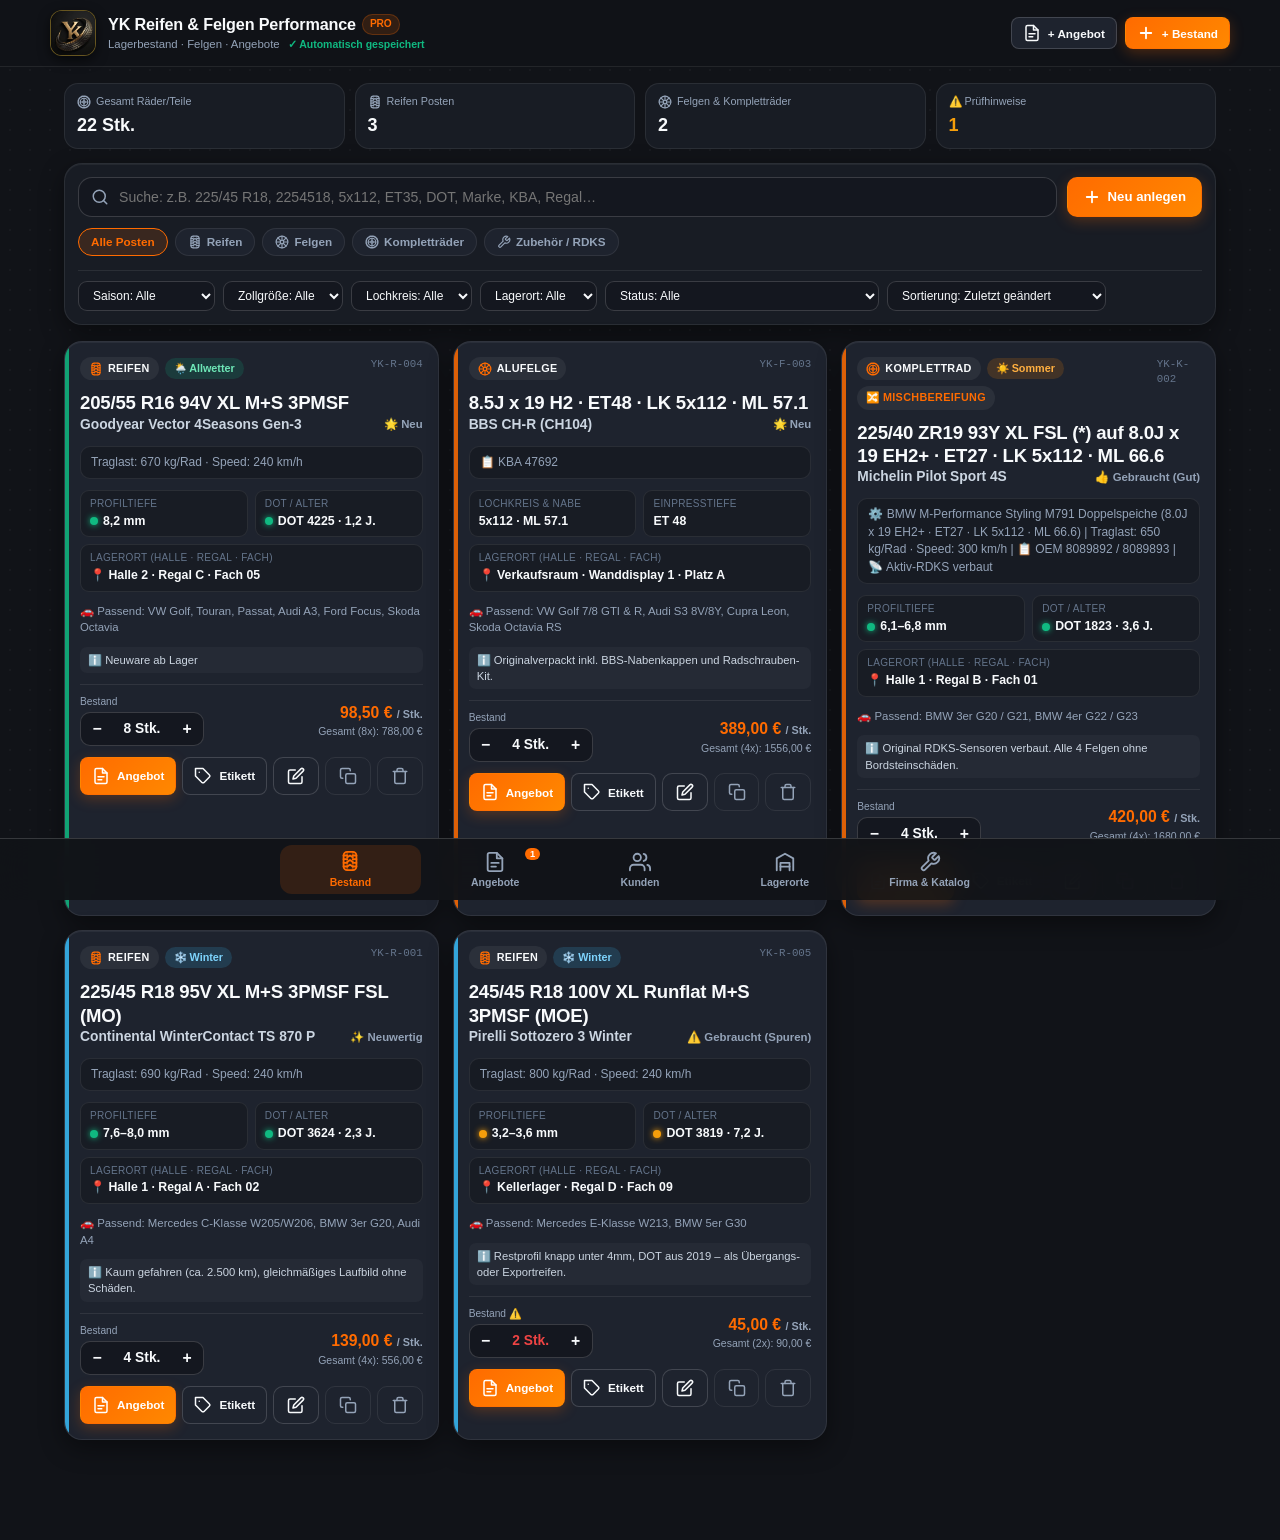
<file: reifen-lager-app/YK-Reifen-App-WhatsApp.html>
﻿<!DOCTYPE html>
<html lang="de" data-accent="orange">
<head>
  <meta charset="UTF-8" />
  <meta name="viewport" content="width=device-width, initial-scale=1.0, maximum-scale=1.0, user-scalable=no" />
  <meta name="theme-color" content="#111318" />
  <meta name="apple-mobile-web-app-capable" content="yes" />
  <meta name="apple-mobile-web-app-status-bar-style" content="black-translucent" />
  <meta name="apple-mobile-web-app-title" content="YK Reifen" />
  <title>YK Reifen &amp; Felgen Pro – Lager &amp; Angebote</title>
  
  <link rel="icon" type="image/jpeg" href="[data-uri]" />
  <link rel="apple-touch-icon" href="[data-uri]" />
  <style>
/* ==========================================================================
   YK REIFEN & FELGEN PRO – AUTOMOTIVE PERFORMANCE DESIGN SYSTEM
   Basis: Dunkles Anthrazit / Deep Carbon (#111318)
   Akzent: Sportliches Orange (#FF6B00), umschaltbar auf YK-Gold (#D4AF37) & Performance-Gelb (#FFB800)
   ========================================================================== */

:root {
  --bg-carbon: #111318;
  --bg-surface: #181C24;
  --bg-card: #1E232E;
  --bg-card-hover: #252B39;
  --bg-input: #14171F;
  --border-subtle: rgba(255, 255, 255, 0.08);
  --border-strong: rgba(255, 255, 255, 0.16);

  --text-primary: #F8FAFC;
  --text-secondary: #94A3B8;
  --text-muted: #64748B;

  /* Standard-Akzent: Sportliches Orange (#FF6B00) */
  --accent: #FF6B00;
  --accent-light: #FF8800;
  --accent-glow: rgba(255, 107, 0, 0.25);
  --accent-soft: rgba(255, 107, 0, 0.14);
  --accent-contrast: #FFFFFF;

  /* Status-Ampel (Profiltiefe, DOT, Mindestbestand) */
  --status-ok: #10B981;
  --status-ok-bg: rgba(16, 185, 129, 0.15);
  --status-warn: #F59E0B;
  --status-warn-bg: rgba(245, 158, 11, 0.16);
  --status-danger: #EF4444;
  --status-danger-bg: rgba(239, 68, 68, 0.16);

  /* Saison-Farben */
  --season-summer: #FF8800;
  --season-winter: #38BDF8;
  --season-all: #10B981;

  --radius-sm: 10px;
  --radius-md: 14px;
  --radius-lg: 18px;
  --radius-pill: 999px;

  --shadow-card: 0 8px 24px rgba(0, 0, 0, 0.42), 0 1px 0 rgba(255, 255, 255, 0.05) inset;
  --shadow-modal: 0 20px 50px rgba(0, 0, 0, 0.75);
  --font-sans: 'Inter', -apple-system, BlinkMacSystemFont, 'Segoe UI', Roboto, sans-serif;
}

/* Akzent-Variante: YK-Metallic-Gold (passend zum YK-Firmenlogo) */
[data-accent="gold"] {
  --accent: #D4AF37;
  --accent-light: #E6C65A;
  --accent-glow: rgba(212, 175, 55, 0.26);
  --accent-soft: rgba(212, 175, 55, 0.15);
  --accent-contrast: #111318;
}

/* Akzent-Variante: Performance-Gelb */
[data-accent="yellow"] {
  --accent: #FFB800;
  --accent-light: #FFD000;
  --accent-glow: rgba(255, 184, 0, 0.25);
  --accent-soft: rgba(255, 184, 0, 0.15);
  --accent-contrast: #111318;
}

* {
  box-sizing: border-box;
  margin: 0;
  padding: 0;
  -webkit-tap-highlight-color: transparent;
}

html, body {
  background-color: var(--bg-carbon);
  color: var(--text-primary);
  font-family: var(--font-sans);
  font-size: 15px;
  line-height: 1.45;
  min-height: 100vh;
  overflow-x: hidden;
}

/* Subtiles Carbon-Streifenmuster im Hintergrund */
body::before {
  content: "";
  position: fixed;
  inset: 0;
  background-image: radial-gradient(rgba(255, 255, 255, 0.03) 1px, transparent 0);
  background-size: 20px 20px;
  pointer-events: none;
  z-index: 0;
}

/* ==========================================================================
   TOP APP HEADER MIT YK-LOGO
   ========================================================================== */
.app-header {
  position: sticky;
  top: 0;
  z-index: 100;
  background: rgba(17, 19, 24, 0.92);
  backdrop-filter: blur(14px);
  -webkit-backdrop-filter: blur(14px);
  border-bottom: 1px solid var(--border-subtle);
  padding: 10px 16px;
}

.header-inner {
  max-width: 1180px;
  margin: 0 auto;
  display: flex;
  align-items: center;
  justify-content: space-between;
  gap: 12px;
}

.brand-block {
  display: flex;
  align-items: center;
  gap: 12px;
  cursor: pointer;
}

.brand-logo-wrap {
  width: 46px;
  height: 46px;
  border-radius: 12px;
  overflow: hidden;
  border: 1.5px solid rgba(212, 175, 55, 0.45);
  background: #0a0b0e;
  box-shadow: 0 4px 12px rgba(0, 0, 0, 0.6);
  flex-shrink: 0;
  display: flex;
  align-items: center;
  justify-content: center;
}

.brand-logo-wrap img {
  width: 100%;
  height: 100%;
  object-fit: cover;
}

.brand-titles h1 {
  font-size: 1.08rem;
  font-weight: 800;
  letter-spacing: -0.01em;
  color: var(--text-primary);
  display: flex;
  align-items: center;
  gap: 6px;
}

.brand-badge {
  font-size: 0.68rem;
  font-weight: 700;
  text-transform: uppercase;
  padding: 2px 7px;
  border-radius: var(--radius-pill);
  background: var(--accent-soft);
  color: var(--accent);
  border: 1px solid var(--accent-glow);
}

.brand-subtitle {
  font-size: 0.76rem;
  color: var(--text-secondary);
}

.header-actions {
  display: flex;
  align-items: center;
  gap: 8px;
}

/* ==========================================================================
   HAUPT-LAYOUT & VIEWS
   ========================================================================== */
.app-main {
  position: relative;
  z-index: 1;
  max-width: 1180px;
  margin: 0 auto;
  padding: 16px 14px 100px;
}

.view-section {
  display: none;
  animation: fadeIn 0.18s ease-out;
}

.view-section.active {
  display: block;
}

@keyframes fadeIn {
  from { opacity: 0; transform: translateY(4px); }
  to { opacity: 1; transform: translateY(0); }
}

/* ==========================================================================
   BUTTONS & INTERAKTIVE ELEMENTE
   ========================================================================== */
.btn {
  display: inline-flex;
  align-items: center;
  justify-content: center;
  gap: 7px;
  font-family: inherit;
  font-size: 0.88rem;
  font-weight: 600;
  padding: 10px 15px;
  border-radius: var(--radius-sm);
  border: 1px solid transparent;
  cursor: pointer;
  transition: all 0.16s ease;
  text-decoration: none;
  white-space: nowrap;
}

.btn svg {
  width: 18px;
  height: 18px;
  flex-shrink: 0;
}

.btn-primary {
  background: linear-gradient(135deg, var(--accent), var(--accent-light));
  color: var(--accent-contrast);
  box-shadow: 0 4px 14px var(--accent-glow);
  font-weight: 700;
}

.btn-primary:hover, .btn-primary:active {
  filter: brightness(1.08);
  transform: translateY(-1px);
}

.btn-secondary {
  background: var(--bg-card);
  color: var(--text-primary);
  border-color: var(--border-strong);
}

.btn-secondary:hover {
  background: var(--bg-card-hover);
  border-color: var(--accent);
}

.btn-ghost {
  background: transparent;
  color: var(--text-secondary);
  border-color: var(--border-subtle);
}

.btn-ghost:hover {
  color: var(--text-primary);
  background: rgba(255, 255, 255, 0.05);
}

.btn-danger {
  background: var(--status-danger-bg);
  color: #FCA5A5;
  border-color: rgba(239, 68, 68, 0.35);
}

.btn-sm {
  padding: 6px 11px;
  font-size: 0.78rem;
  border-radius: 8px;
}

.btn-icon {
  width: 38px;
  height: 38px;
  padding: 0;
  border-radius: 10px;
}

/* ==========================================================================
   QUICK KPI BAR & SUCH-/FILTER-COCKPIT
   ========================================================================== */
.kpi-strip {
  display: grid;
  grid-template-columns: repeat(4, 1fr);
  gap: 10px;
  margin-bottom: 14px;
}

.kpi-mini {
  background: var(--bg-surface);
  border: 1px solid var(--border-subtle);
  border-radius: var(--radius-md);
  padding: 10px 12px;
  display: flex;
  flex-direction: column;
  gap: 2px;
  cursor: pointer;
  transition: border-color 0.15s;
}

.kpi-mini:hover {
  border-color: var(--accent);
}

.kpi-mini-label {
  font-size: 0.72rem;
  color: var(--text-secondary);
  display: flex;
  align-items: center;
  gap: 5px;
}

.kpi-mini-val {
  font-size: 1.2rem;
  font-weight: 800;
  font-variant-numeric: tabular-nums;
  color: var(--text-primary);
}

.kpi-mini.warn .kpi-mini-val {
  color: var(--status-warn);
}

.cockpit-bar {
  background: var(--bg-surface);
  border: 1px solid var(--border-subtle);
  border-radius: var(--radius-lg);
  padding: 13px;
  margin-bottom: 16px;
  box-shadow: var(--shadow-card);
}

.search-row {
  display: flex;
  gap: 10px;
  margin-bottom: 11px;
}

.search-input-wrap {
  position: relative;
  flex: 1;
}

.search-input-wrap svg {
  position: absolute;
  left: 13px;
  top: 50%;
  transform: translateY(-50%);
  width: 18px;
  height: 18px;
  color: var(--text-secondary);
  pointer-events: none;
}

.search-input {
  width: 100%;
  background: var(--bg-input);
  border: 1.5px solid var(--border-strong);
  border-radius: var(--radius-md);
  padding: 11px 36px 11px 40px;
  color: var(--text-primary);
  font-size: 0.94rem;
  transition: border-color 0.15s, box-shadow 0.15s;
}

.search-input:focus {
  outline: none;
  border-color: var(--accent);
  box-shadow: 0 0 0 3px var(--accent-soft);
}

.search-clear-btn {
  position: absolute;
  right: 8px;
  top: 50%;
  transform: translateY(-50%);
  background: none;
  border: none;
  color: var(--text-secondary);
  cursor: pointer;
  padding: 4px;
  display: none;
}

.filter-scroll {
  display: flex;
  gap: 7px;
  overflow-x: auto;
  padding-bottom: 4px;
  scrollbar-width: none;
}

.filter-scroll::-webkit-scrollbar {
  display: none;
}

.chip {
  display: inline-flex;
  align-items: center;
  gap: 5px;
  padding: 6px 12px;
  border-radius: var(--radius-pill);
  font-size: 0.78rem;
  font-weight: 600;
  background: var(--bg-card);
  color: var(--text-secondary);
  border: 1px solid var(--border-subtle);
  cursor: pointer;
  white-space: nowrap;
  transition: all 0.15s;
}

.chip svg {
  width: 14px;
  height: 14px;
}

.chip:hover {
  color: var(--text-primary);
  border-color: var(--border-strong);
}

.chip.active {
  background: var(--accent-soft);
  color: var(--accent);
  border-color: var(--accent);
  font-weight: 700;
}

.subfilter-row {
  display: flex;
  flex-wrap: wrap;
  gap: 8px;
  margin-top: 10px;
  padding-top: 10px;
  border-top: 1px solid var(--border-subtle);
}

.subfilter-select {
  background: var(--bg-input);
  color: var(--text-primary);
  border: 1px solid var(--border-strong);
  border-radius: 9px;
  padding: 6px 10px;
  font-size: 0.8rem;
  font-family: inherit;
}

/* ==========================================================================
   BESTANDS-KARTEN (AUTOMOTIVE CONTOUR CARDS)
   ========================================================================== */
.inventory-grid {
  display: grid;
  grid-template-columns: repeat(auto-fill, minmax(335px, 1fr));
  gap: 14px;
}

.inv-card {
  background: var(--bg-card);
  border: 1px solid var(--border-subtle);
  border-radius: var(--radius-lg);
  padding: 15px;
  box-shadow: var(--shadow-card);
  display: flex;
  flex-direction: column;
  gap: 11px;
  position: relative;
  overflow: hidden;
  transition: transform 0.16s ease, border-color 0.16s ease;
}

.inv-card::before {
  content: "";
  position: absolute;
  top: 0;
  left: 0;
  width: 4px;
  height: 100%;
  background: var(--accent);
  opacity: 0.85;
}

.inv-card[data-season="winter"]::before {
  background: var(--season-winter);
}

.inv-card[data-season="allseason"]::before {
  background: var(--season-all);
}

.inv-card:hover {
  border-color: rgba(255, 255, 255, 0.2);
}

.inv-card-top {
  display: flex;
  align-items: flex-start;
  justify-content: space-between;
  gap: 8px;
}

.cat-pill {
  display: inline-flex;
  align-items: center;
  gap: 5px;
  font-size: 0.72rem;
  font-weight: 700;
  text-transform: uppercase;
  letter-spacing: 0.03em;
  padding: 4px 9px;
  border-radius: var(--radius-pill);
  background: rgba(255, 255, 255, 0.06);
  color: var(--text-primary);
}

.cat-pill svg {
  width: 14px;
  height: 14px;
  color: var(--accent);
}

.season-pill {
  display: inline-flex;
  align-items: center;
  gap: 4px;
  font-size: 0.72rem;
  font-weight: 700;
  padding: 3px 9px;
  border-radius: var(--radius-pill);
}

.season-pill.summer {
  background: rgba(255, 136, 0, 0.16);
  color: #FFB040;
}

.season-pill.winter {
  background: rgba(56, 189, 248, 0.16);
  color: #7DD3FC;
}

.season-pill.allseason {
  background: rgba(16, 185, 129, 0.16);
  color: #6EE7B7;
}

.sku-tag {
  font-size: 0.72rem;
  color: var(--text-muted);
  font-family: monospace;
}

/* Große technische Größenanzeige (z.B. 225/45 R18 95V XL) */
.inv-size-headline {
  font-size: 1.24rem;
  font-weight: 800;
  color: var(--text-primary);
  font-variant-numeric: tabular-nums;
  letter-spacing: -0.01em;
  line-height: 1.25;
}

.inv-brand-line {
  font-size: 0.92rem;
  font-weight: 600;
  color: #CBD5E1;
  display: flex;
  align-items: center;
  justify-content: space-between;
  gap: 8px;
}

.inv-subspec {
  font-size: 0.8rem;
  color: var(--text-secondary);
  background: rgba(0, 0, 0, 0.22);
  padding: 7px 10px;
  border-radius: var(--radius-sm);
  border: 1px solid var(--border-subtle);
  font-variant-numeric: tabular-nums;
}

/* Technische Kennwerte-Leiste (DOT, Profiltiefe, Lagerort, Zustand) */
.spec-badges-grid {
  display: grid;
  grid-template-columns: repeat(2, 1fr);
  gap: 7px;
}

.spec-box {
  background: var(--bg-surface);
  border: 1px solid var(--border-subtle);
  border-radius: 9px;
  padding: 6px 9px;
  display: flex;
  flex-direction: column;
  gap: 1px;
}

.spec-box-label {
  font-size: 0.67rem;
  text-transform: uppercase;
  letter-spacing: 0.03em;
  color: var(--text-muted);
}

.spec-box-val {
  font-size: 0.82rem;
  font-weight: 700;
  font-variant-numeric: tabular-nums;
  display: flex;
  align-items: center;
  gap: 5px;
}

.dot-indicator {
  width: 8px;
  height: 8px;
  border-radius: 50%;
  display: inline-block;
}

.dot-indicator.ok { background: var(--status-ok); box-shadow: 0 0 6px var(--status-ok); }
.dot-indicator.warn { background: var(--status-warn); box-shadow: 0 0 6px var(--status-warn); }
.dot-indicator.danger { background: var(--status-danger); box-shadow: 0 0 6px var(--status-danger); }

/* Foto-Vorschau in der Karte */
.card-photos-strip {
  display: flex;
  gap: 6px;
  overflow-x: auto;
}

.card-photo-thumb {
  width: 48px;
  height: 48px;
  border-radius: 8px;
  object-fit: cover;
  border: 1px solid var(--border-strong);
  cursor: pointer;
}

/* Fußzeile der Bestandskarte: Menge (- / +) & Preis + Schnellaktionen */
.inv-card-footer {
  display: flex;
  align-items: center;
  justify-content: space-between;
  padding-top: 10px;
  border-top: 1px solid var(--border-subtle);
  gap: 8px;
}

.qty-stepper {
  display: inline-flex;
  align-items: center;
  background: var(--bg-input);
  border: 1px solid var(--border-strong);
  border-radius: 10px;
  overflow: hidden;
}

.qty-btn {
  width: 32px;
  height: 32px;
  background: transparent;
  border: none;
  color: var(--text-primary);
  font-size: 1.05rem;
  font-weight: 700;
  cursor: pointer;
  display: flex;
  align-items: center;
  justify-content: center;
}

.qty-btn:hover {
  background: var(--accent-soft);
  color: var(--accent);
}

.qty-display {
  padding: 0 10px;
  font-weight: 800;
  font-size: 0.92rem;
  font-variant-numeric: tabular-nums;
  min-width: 58px;
  text-align: center;
}

.qty-display.low-stock {
  color: var(--status-danger);
}

.price-tag-block {
  text-align: right;
}

.price-main {
  font-size: 1.05rem;
  font-weight: 800;
  color: var(--accent);
  font-variant-numeric: tabular-nums;
}

.price-sub {
  font-size: 0.7rem;
  color: var(--text-secondary);
}

.card-actions-bar {
  display: flex;
  gap: 6px;
  flex-wrap: wrap;
}

.card-actions-bar .btn {
  flex: 1;
}

/* ==========================================================================
   BOTTOM NAVIGATION (SMARTPHONE OPTIMIZED)
   ========================================================================== */
.bottom-nav {
  position: fixed;
  bottom: 0;
  left: 0;
  right: 0;
  z-index: 120;
  background: rgba(17, 19, 24, 0.95);
  backdrop-filter: blur(16px);
  -webkit-backdrop-filter: blur(16px);
  border-top: 1px solid var(--border-strong);
  padding: 6px 8px calc(6px + env(safe-area-inset-bottom, 0px));
}

.bottom-nav-inner {
  max-width: 720px;
  margin: 0 auto;
  display: grid;
  grid-template-columns: repeat(5, 1fr);
  gap: 4px;
}

.nav-tab {
  background: none;
  border: none;
  color: var(--text-secondary);
  display: flex;
  flex-direction: column;
  align-items: center;
  justify-content: center;
  gap: 3px;
  padding: 6px 4px;
  border-radius: 12px;
  cursor: pointer;
  font-family: inherit;
  font-size: 0.7rem;
  font-weight: 600;
  transition: all 0.15s ease;
  position: relative;
}

.nav-tab svg {
  width: 22px;
  height: 22px;
  transition: transform 0.15s ease;
}

.nav-tab.active {
  color: var(--accent);
  background: var(--accent-soft);
  font-weight: 700;
}

.nav-tab.active svg {
  transform: translateY(-1px);
}

.nav-badge {
  position: absolute;
  top: 3px;
  right: 18%;
  background: var(--accent);
  color: var(--accent-contrast);
  font-size: 0.62rem;
  font-weight: 800;
  padding: 1px 5px;
  border-radius: 99px;
}

/* ==========================================================================
   MODALS & FORMULARE (SMART-PARSER & EINGABE)
   ========================================================================== */
.modal-backdrop {
  position: fixed;
  inset: 0;
  z-index: 200;
  background: rgba(5, 7, 10, 0.82);
  backdrop-filter: blur(6px);
  display: none;
  align-items: flex-end;
  justify-content: center;
  padding: 0;
}

.modal-backdrop.open {
  display: flex;
}

@media (min-width: 700px) {
  .modal-backdrop {
    align-items: center;
    padding: 20px;
  }
}

.modal-sheet {
  background: var(--bg-surface);
  border: 1px solid var(--border-strong);
  border-radius: 22px 22px 0 0;
  width: 100%;
  max-width: 820px;
  max-height: 92vh;
  display: flex;
  flex-direction: column;
  box-shadow: var(--shadow-modal);
  overflow: hidden;
}

@media (min-width: 700px) {
  .modal-sheet {
    border-radius: 20px;
    max-height: 88vh;
  }
}

.modal-header {
  padding: 15px 18px;
  background: var(--bg-card);
  border-bottom: 1px solid var(--border-subtle);
  display: flex;
  align-items: center;
  justify-content: space-between;
  gap: 12px;
}

.modal-header h2 {
  font-size: 1.08rem;
  font-weight: 800;
  display: flex;
  align-items: center;
  gap: 8px;
}

.modal-body {
  padding: 18px;
  overflow-y: auto;
  display: flex;
  flex-direction: column;
  gap: 18px;
}

.modal-footer {
  padding: 13px 18px;
  background: var(--bg-card);
  border-top: 1px solid var(--border-subtle);
  display: flex;
  justify-content: flex-end;
  gap: 10px;
}

/* Smart-Parser Highlight Box */
.smart-parser-box {
  background: linear-gradient(135deg, rgba(255, 107, 0, 0.12), rgba(26, 30, 38, 0.9));
  border: 1.5px solid var(--accent);
  border-radius: var(--radius-md);
  padding: 13px;
}

.smart-parser-title {
  font-size: 0.82rem;
  font-weight: 700;
  color: var(--accent);
  margin-bottom: 6px;
  display: flex;
  align-items: center;
  justify-content: space-between;
}

.smart-parser-row {
  display: flex;
  gap: 8px;
}

.form-section {
  background: var(--bg-card);
  border: 1px solid var(--border-subtle);
  border-radius: var(--radius-md);
  padding: 14px;
}

.form-section-title {
  font-size: 0.88rem;
  font-weight: 800;
  color: var(--text-primary);
  margin-bottom: 12px;
  padding-bottom: 7px;
  border-bottom: 1px solid var(--border-subtle);
  display: flex;
  align-items: center;
  justify-content: space-between;
  gap: 8px;
}

.form-grid {
  display: grid;
  grid-template-columns: repeat(auto-fit, minmax(140px, 1fr));
  gap: 11px;
}

.form-group {
  display: flex;
  flex-direction: column;
  gap: 5px;
}

.form-group.full {
  grid-column: 1 / -1;
}

.form-label {
  font-size: 0.75rem;
  font-weight: 600;
  color: var(--text-secondary);
  display: flex;
  align-items: center;
  justify-content: space-between;
}

.form-hint {
  font-size: 0.7rem;
  color: var(--accent);
  font-weight: 700;
}

.form-control {
  background: var(--bg-input);
  border: 1px solid var(--border-strong);
  border-radius: 10px;
  padding: 9px 11px;
  color: var(--text-primary);
  font-family: inherit;
  font-size: 0.9rem;
  width: 100%;
}

.form-control:focus {
  outline: none;
  border-color: var(--accent);
  box-shadow: 0 0 0 2px var(--accent-soft);
}

.quick-preset-bar {
  display: flex;
  flex-wrap: wrap;
  gap: 5px;
  margin-top: 4px;
}

.preset-pill {
  font-size: 0.71rem;
  font-weight: 600;
  padding: 3px 8px;
  border-radius: 6px;
  background: rgba(255, 255, 255, 0.06);
  color: var(--text-secondary);
  border: 1px solid transparent;
  cursor: pointer;
}

.preset-pill:hover, .preset-pill.selected {
  background: var(--accent-soft);
  color: var(--accent);
  border-color: var(--accent);
}

/* ==========================================================================
   ANGEBOTS-MODUL & DIENSTLEISTUNGS-KATALOG
   ========================================================================== */
.section-header-bar {
  display: flex;
  align-items: center;
  justify-content: space-between;
  flex-wrap: wrap;
  gap: 12px;
  margin-bottom: 16px;
}

.section-header-bar h2 {
  font-size: 1.25rem;
  font-weight: 800;
}

.quote-card {
  background: var(--bg-card);
  border: 1px solid var(--border-subtle);
  border-radius: var(--radius-lg);
  padding: 15px;
  margin-bottom: 12px;
  box-shadow: var(--shadow-card);
  display: flex;
  flex-direction: column;
  gap: 10px;
}

.quote-status {
  font-size: 0.72rem;
  font-weight: 800;
  text-transform: uppercase;
  padding: 3px 10px;
  border-radius: var(--radius-pill);
}

.quote-status.draft { background: rgba(148, 163, 184, 0.2); color: #CBD5E1; }
.quote-status.open { background: rgba(56, 189, 248, 0.2); color: #7DD3FC; }
.quote-status.accepted { background: var(--status-ok-bg); color: #34D399; }
.quote-status.rejected { background: var(--status-danger-bg); color: #FCA5A5; }

.service-Picker-grid {
  display: grid;
  grid-template-columns: repeat(auto-fill, minmax(250px, 1fr));
  gap: 8px;
  max-height: 260px;
  overflow-y: auto;
  padding: 4px;
}

.service-pick-btn {
  background: var(--bg-input);
  border: 1px solid var(--border-strong);
  border-radius: 10px;
  padding: 9px 11px;
  text-align: left;
  color: var(--text-primary);
  cursor: pointer;
  display: flex;
  flex-direction: column;
  gap: 3px;
  transition: all 0.14s;
}

.service-pick-btn:hover {
  border-color: var(--accent);
  background: var(--accent-soft);
}

.quote-items-list {
  display: flex;
  flex-direction: column;
  gap: 9px;
}

.quote-pos-row {
  background: var(--bg-input);
  border: 1px solid var(--border-subtle);
  border-radius: 10px;
  padding: 10px;
  display: grid;
  grid-template-columns: 1fr auto;
  gap: 8px;
}

.quote-pos-controls {
  display: grid;
  grid-template-columns: repeat(3, 1fr);
  gap: 8px;
  grid-column: 1 / -1;
}

/* ==========================================================================
   DRUCK- & DIN-A4 ANGEBOTSVORSCHAU (INKL. YK-FIRMENLOGO)
   ========================================================================== */
.print-preview-container {
  background: #FFFFFF;
  color: #111827;
  border-radius: 12px;
  padding: 32px;
  max-width: 794px; /* DIN A4 Breite bei 96 DPI */
  margin: 0 auto;
  box-shadow: 0 12px 40px rgba(0, 0, 0, 0.6);
  font-family: 'Inter', Arial, sans-serif;
}

.a4-header {
  display: flex;
  justify-content: space-between;
  align-items: flex-start;
  border-bottom: 2px solid #111318;
  padding-bottom: 18px;
  margin-bottom: 22px;
  gap: 20px;
}

.a4-company-logo {
  width: 96px;
  height: 96px;
  object-fit: cover;
  border-radius: 12px;
  border: 1px solid #D1D5DB;
}

.a4-sender-line {
  font-size: 0.7rem;
  color: #6B7280;
  text-decoration: underline;
  margin-bottom: 6px;
}

.a4-doc-title {
  font-size: 1.5rem;
  font-weight: 800;
  color: #111318;
  margin: 16px 0 8px;
}

.a4-table {
  width: 100%;
  border-collapse: collapse;
  margin: 16px 0;
  font-size: 0.84rem;
}

.a4-table th {
  background: #111318;
  color: #FFFFFF;
  text-align: left;
  padding: 8px 10px;
  font-weight: 700;
}

.a4-table td {
  padding: 9px 10px;
  border-bottom: 1px solid #E5E7EB;
  vertical-align: top;
}

.a4-totals-box {
  margin-left: auto;
  width: 280px;
  border-top: 2px solid #111318;
  padding-top: 8px;
  font-size: 0.88rem;
}

.a4-totals-row {
  display: flex;
  justify-content: space-between;
  padding: 3px 0;
}

.a4-totals-row.grand {
  font-size: 1.08rem;
  font-weight: 800;
  border-top: 1px solid #D1D5DB;
  margin-top: 4px;
  padding-top: 6px;
}

.a4-footer {
  margin-top: 32px;
  padding-top: 12px;
  border-top: 1px solid #D1D5DB;
  font-size: 0.72rem;
  color: #4B5563;
  display: grid;
  grid-template-columns: repeat(3, 1fr);
  gap: 12px;
}

/* Lager-Etikett (Label Print Card) */
.label-sheet {
  background: #FFFFFF;
  color: #111318;
  border: 2px solid #111318;
  border-radius: 12px;
  padding: 18px;
  max-width: 440px;
  margin: 0 auto;
}

/* ==========================================================================
   TOAST NOTIFICATION
   ========================================================================== */
.toast-container {
  position: fixed;
  bottom: 78px;
  left: 50%;
  transform: translateX(-50%);
  z-index: 300;
  display: flex;
  flex-direction: column;
  gap: 8px;
  pointer-events: none;
}

.toast {
  background: #1E293B;
  color: #F8FAFC;
  border-left: 4px solid var(--accent);
  padding: 10px 16px;
  border-radius: 10px;
  box-shadow: 0 10px 25px rgba(0, 0, 0, 0.6);
  font-size: 0.85rem;
  font-weight: 600;
}

/* ==========================================================================
   RESPONSIVE & PRINT MEDIA QUERIES
   ========================================================================== */
@media (max-width: 640px) {
  .kpi-strip {
    grid-template-columns: repeat(2, 1fr);
  }
  .inventory-grid {
    grid-template-columns: 1fr;
  }
  .print-preview-container {
    padding: 16px;
  }
  .a4-footer {
    grid-template-columns: 1fr;
  }
}

@media print {
  body {
    background: #FFFFFF !important;
    color: #000000 !important;
  }
  body::before,
  .app-header,
  .app-main,
  .bottom-nav,
  .modal-header,
  .modal-footer,
  .no-print {
    display: none !important;
  }
  .modal-backdrop.open {
    position: static !important;
    background: none !important;
    padding: 0 !important;
  }
  .modal-sheet {
    max-width: 100% !important;
    max-height: none !important;
    border: none !important;
    box-shadow: none !important;
    background: #FFFFFF !important;
  }
  .modal-body {
    padding: 0 !important;
    overflow: visible !important;
  }
  .print-preview-container {
    box-shadow: none !important;
    padding: 0 !important;
    max-width: 100% !important;
  }
}

</style>
</head>
<body>

  <!-- ========================================================================
       AUTOMOTIVE VECTOR ICONS (REIFENPROFIL, SPORTFELGE, MONTAGE, LAGER)
       ======================================================================== -->
  <svg xmlns="http://www.w3.org/2000/svg" style="display: none;">
    <!-- Reifenprofil Icon -->
    <symbol id="icon-tire" viewBox="0 0 24 24" fill="none" stroke="currentColor" stroke-width="2" stroke-linecap="round" stroke-linejoin="round">
      <rect x="5" y="2" width="14" height="20" rx="4" />
      <path d="M9 2v20M15 2v20" stroke-opacity="0.45" />
      <path d="M5 6h4M15 6h4M5 10h4M15 10h4M5 14h4M15 14h4M5 18h4M15 18h4" />
      <path d="M9 8l3-2 3 2M9 13l3-2 3 2M9 18l3-2 3 2" />
    </symbol>

    <!-- Sportfelge Icon -->
    <symbol id="icon-rim" viewBox="0 0 24 24" fill="none" stroke="currentColor" stroke-width="2" stroke-linecap="round" stroke-linejoin="round">
      <circle cx="12" cy="12" r="10" />
      <circle cx="12" cy="12" r="3" />
      <path d="M12 2v7M12 15v7M2 12h7M15 12h7M4.93 4.93l4.95 4.95M14.12 14.12l4.95 4.95M19.07 4.93l-4.95 4.95M9.88 14.12l-4.95 4.95" />
    </symbol>

    <!-- Komplettrad Icon -->
    <symbol id="icon-wheel" viewBox="0 0 24 24" fill="none" stroke="currentColor" stroke-width="2" stroke-linecap="round" stroke-linejoin="round">
      <circle cx="12" cy="12" r="10" stroke-width="2.5" stroke-dasharray="3 1.5" />
      <circle cx="12" cy="12" r="6.5" />
      <circle cx="12" cy="12" r="2" />
      <path d="M12 5.5v4.5M12 14v4.5M5.5 12H10M14 12h4.5" />
    </symbol>

    <!-- Montage / Zahnrad & Schraubenschlüssel Icon -->
    <symbol id="icon-wrench-gear" viewBox="0 0 24 24" fill="none" stroke="currentColor" stroke-width="2" stroke-linecap="round" stroke-linejoin="round">
      <path d="M14.7 6.3a1 1 0 0 0 0 1.4l1.6 1.6a1 1 0 0 0 1.4 0l3.77-3.77a6 6 0 0 1-7.94 7.94l-6.91 6.91a2.12 2.12 0 0 1-3-3l6.91-6.91a6 6 0 0 1 7.94-7.94l-3.76 3.76z" />
    </symbol>

    <!-- Angebot / Dokument Icon -->
    <symbol id="icon-quote" viewBox="0 0 24 24" fill="none" stroke="currentColor" stroke-width="2" stroke-linecap="round" stroke-linejoin="round">
      <path d="M14 2H6a2 2 0 0 0-2 2v16a2 2 0 0 0 2 2h12a2 2 0 0 0 2-2V8z" />
      <polyline points="14 2 14 8 20 8" />
      <line x1="8" y1="13" x2="16" y2="13" />
      <line x1="8" y1="17" x2="13" y2="17" />
    </symbol>

    <!-- Kunden Icon -->
    <symbol id="icon-users" viewBox="0 0 24 24" fill="none" stroke="currentColor" stroke-width="2" stroke-linecap="round" stroke-linejoin="round">
      <path d="M17 21v-2a4 4 0 0 0-4-4H5a4 4 0 0 0-4 4v2" />
      <circle cx="9" cy="7" r="4" />
      <path d="M23 21v-2a4 4 0 0 0-3-3.87" />
      <path d="M16 3.13a4 4 0 0 1 0 7.75" />
    </symbol>

    <!-- Lagerort / Halle & Regal Icon -->
    <symbol id="icon-warehouse" viewBox="0 0 24 24" fill="none" stroke="currentColor" stroke-width="2" stroke-linecap="round" stroke-linejoin="round">
      <path d="M3 21V8l9-5 9 5v13" />
      <path d="M7 21v-8h10v8" />
      <path d="M7 17h10" />
    </symbol>

    <!-- Weitere Icons -->
    <symbol id="icon-plus" viewBox="0 0 24 24" fill="none" stroke="currentColor" stroke-width="2.4" stroke-linecap="round" stroke-linejoin="round">
      <line x1="12" y1="5" x2="12" y2="19" /><line x1="5" y1="12" x2="19" y2="12" />
    </symbol>
    <symbol id="icon-search" viewBox="0 0 24 24" fill="none" stroke="currentColor" stroke-width="2" stroke-linecap="round" stroke-linejoin="round">
      <circle cx="11" cy="11" r="8" /><line x1="21" y1="21" x2="16.65" y2="16.65" />
    </symbol>
    <symbol id="icon-print" viewBox="0 0 24 24" fill="none" stroke="currentColor" stroke-width="2" stroke-linecap="round" stroke-linejoin="round">
      <polyline points="6 9 6 2 18 2 18 9" />
      <path d="M6 18H4a2 2 0 0 1-2-2v-5a2 2 0 0 1 2-2h16a2 2 0 0 1 2 2v5a2 2 0 0 1-2 2h-2" />
      <rect x="6" y="14" width="12" height="8" />
    </symbol>
    <symbol id="icon-tag" viewBox="0 0 24 24" fill="none" stroke="currentColor" stroke-width="2" stroke-linecap="round" stroke-linejoin="round">
      <path d="M20.59 13.41l-7.17 7.17a2 2 0 0 1-2.83 0L2 12V2h10l8.59 8.59a2 2 0 0 1 0 2.82z" />
      <line x1="7" y1="7" x2="7.01" y2="7" />
    </symbol>
    <symbol id="icon-edit" viewBox="0 0 24 24" fill="none" stroke="currentColor" stroke-width="2" stroke-linecap="round" stroke-linejoin="round">
      <path d="M11 4H4a2 2 0 0 0-2 2v14a2 2 0 0 0 2 2h14a2 2 0 0 0 2-2v-7" />
      <path d="M18.5 2.5a2.121 2.121 0 0 1 3 3L12 15l-4 1 1-4 9.5-9.5z" />
    </symbol>
    <symbol id="icon-trash" viewBox="0 0 24 24" fill="none" stroke="currentColor" stroke-width="2" stroke-linecap="round" stroke-linejoin="round">
      <polyline points="3 6 5 6 21 6" />
      <path d="M19 6v14a2 2 0 0 1-2 2H7a2 2 0 0 1-2-2V6m3 0V4a2 2 0 0 1 2-2h4a2 2 0 0 1 2 2v2" />
    </symbol>
    <symbol id="icon-copy" viewBox="0 0 24 24" fill="none" stroke="currentColor" stroke-width="2" stroke-linecap="round" stroke-linejoin="round">
      <rect x="9" y="9" width="13" height="13" rx="2" ry="2" />
      <path d="M5 15H4a2 2 0 0 1-2-2V4a2 2 0 0 1 2-2h9a2 2 0 0 1 2 2v1" />
    </symbol>
  </svg>

  <!-- ========================================================================
       APP HEADER MIT YK-FIRMENLOGO & SCHNELLAKTIONEN
       ======================================================================== -->
  <header class="app-header">
    <div class="header-inner">
      <div class="brand-block" onclick="app.switchTab('inventory')">
        <div class="brand-logo-wrap">
          <img id="headerLogoImg" src="[data-uri]" alt="YK Firmenlogo" />
        </div>
        <div class="brand-titles">
          <h1>
            <span id="headerCompanyName">YK Reifen &amp; Felgen</span>
            <span class="brand-badge">PRO</span>
          </h1>
          <div class="brand-subtitle" style="display:flex; align-items:center; gap:8px; flex-wrap:wrap;">
            <span>Lagerbestand · Felgen · Angebote</span>
            <span id="autoSaveBadge" style="color:var(--status-ok); font-weight:700; font-size:0.7rem;">✓ Automatisch gespeichert</span>
          </div>
        </div>
      </div>

      <div class="header-actions">
        <button class="btn btn-secondary btn-sm" onclick="app.openQuoteModal()" title="Neues Angebot erstellen">
          <svg><use href="#icon-quote"></use></svg>
          <span>+ Angebot</span>
        </button>
        <button class="btn btn-primary btn-sm" onclick="app.openItemModal()" title="Neuen Reifen/Felge anlegen">
          <svg><use href="#icon-plus"></use></svg>
          <span>+ Bestand</span>
        </button>
      </div>
    </div>
  </header>

  <!-- ========================================================================
       HAUPTBEREICH (5 TABS)
       ======================================================================== -->
  <main class="app-main">

    <!-- ======================================================================
         TAB 1: LAGERBESTAND (REIFEN, FELGEN, KOMPLETTRÄDER)
         ====================================================================== -->
    <section id="view-inventory" class="view-section active">

      <!-- KPI-Leiste -->
      <div class="kpi-strip">
        <div class="kpi-mini" onclick="app.setCategoryFilter('all')">
          <span class="kpi-mini-label"><svg width="14" height="14"><use href="#icon-wheel"></use></svg> Gesamt Räder/Teile</span>
          <span class="kpi-mini-val" id="kpiTotalQty">0</span>
        </div>
        <div class="kpi-mini" onclick="app.setCategoryFilter('tire')">
          <span class="kpi-mini-label"><svg width="14" height="14"><use href="#icon-tire"></use></svg> Reifen Posten</span>
          <span class="kpi-mini-val" id="kpiTireCount">0</span>
        </div>
        <div class="kpi-mini" onclick="app.setCategoryFilter('rim')">
          <span class="kpi-mini-label"><svg width="14" height="14"><use href="#icon-rim"></use></svg> Felgen &amp; Kompletträder</span>
          <span class="kpi-mini-val" id="kpiRimWheelCount">0</span>
        </div>
        <div class="kpi-mini warn" onclick="app.toggleWarnFilter()">
          <span class="kpi-mini-label">⚠️ Prüfhinweise</span>
          <span class="kpi-mini-val" id="kpiWarnCount">0</span>
        </div>
      </div>

      <!-- Such- & Filter-Cockpit -->
      <div class="cockpit-bar">
        <div class="search-row">
          <div class="search-input-wrap">
            <svg><use href="#icon-search"></use></svg>
            <input
              type="search"
              id="invSearchInput"
              class="search-input"
              placeholder="Suche: z.B. 225/45 R18, 2254518, 5x112, ET35, DOT, Marke, KBA, Regal…"
              oninput="app.onSearchInput(this.value)"
            />
            <button id="searchClearBtn" class="search-clear-btn" onclick="app.clearSearch()" title="Suche löschen">✕</button>
          </div>
          <button class="btn btn-primary" onclick="app.openItemModal()">
            <svg><use href="#icon-plus"></use></svg>
            <span>Neu anlegen</span>
          </button>
        </div>

        <!-- Hauptkategorie-Chips -->
        <div class="filter-scroll" id="categoryFilterRow">
          <button class="chip active" data-cat="all" onclick="app.setCategoryFilter('all')">Alle Posten</button>
          <button class="chip" data-cat="tire" onclick="app.setCategoryFilter('tire')">
            <svg><use href="#icon-tire"></use></svg> Reifen
          </button>
          <button class="chip" data-cat="rim" onclick="app.setCategoryFilter('rim')">
            <svg><use href="#icon-rim"></use></svg> Felgen
          </button>
          <button class="chip" data-cat="wheel" onclick="app.setCategoryFilter('wheel')">
            <svg><use href="#icon-wheel"></use></svg> Kompletträder
          </button>
          <button class="chip" data-cat="accessory" onclick="app.setCategoryFilter('accessory')">
            <svg><use href="#icon-wrench-gear"></use></svg> Zubehör / RDKS
          </button>
        </div>

        <!-- Detail-Filter (Saison, Zollgröße, Lochkreis, Lagerort, Warnungen, Sortierung) -->
        <div class="subfilter-row">
          <select id="filterSeason" class="subfilter-select" onchange="app.renderInventory()">
            <option value="all">Saison: Alle</option>
            <option value="summer">☀️ Sommerreifen</option>
            <option value="winter">❄️ Winterreifen</option>
            <option value="allseason">🌦️ Allwetterreifen</option>
          </select>

          <select id="filterDiameter" class="subfilter-select" onchange="app.renderInventory()">
            <option value="all">Zollgröße: Alle</option>
          </select>

          <select id="filterPcd" class="subfilter-select" onchange="app.renderInventory()">
            <option value="all">Lochkreis: Alle</option>
          </select>

          <select id="filterHall" class="subfilter-select" onchange="app.renderInventory()">
            <option value="all">Lagerort: Alle</option>
          </select>

          <select id="filterWarning" class="subfilter-select" onchange="app.renderInventory()">
            <option value="all">Status: Alle</option>
            <option value="any_warn">⚠️ Alle Warnungen (Profil / DOT / Bestand)</option>
            <option value="low_tread">🔻 Profiltiefe &lt; 4,0 mm</option>
            <option value="old_dot">⏳ DOT älter als 6 Jahre</option>
            <option value="low_stock">📦 Unter Mindestbestand</option>
          </select>

          <select id="sortOrder" class="subfilter-select" onchange="app.renderInventory()">
            <option value="updated_desc">Sortierung: Zuletzt geändert</option>
            <option value="size_asc">Größe / Breite aufsteigend</option>
            <option value="inch_asc">Zollgröße aufsteigend</option>
            <option value="qty_desc">Bestand (Menge hoch → niedrig)</option>
            <option value="price_asc">Preis aufsteigend</option>
          </select>
        </div>
      </div>

      <!-- Liste der Bestandskarten -->
      <div id="inventoryGrid" class="inventory-grid"></div>
    </section>

    <!-- ======================================================================
         TAB 2: ANGEBOTE & AUFTRÄGE (INKL. MONTAGE, ENTSORGUNG, EINLAGERUNG)
         ====================================================================== -->
    <section id="view-quotes" class="view-section">
      <div class="section-header-bar">
        <div>
          <h2>📄 Angebote &amp; Aufträge</h2>
          <p class="brand-subtitle">Erstelle Angebote mit Reifen/Felgen aus dem Bestand + Montage, Auswuchten, Entsorgung &amp; Einlagerung</p>
        </div>
        <button class="btn btn-primary" onclick="app.openQuoteModal()">
          <svg><use href="#icon-plus"></use></svg>
          <span>Neues Angebot</span>
        </button>
      </div>

      <div class="filter-scroll" style="margin-bottom: 14px;" id="quoteStatusFilterRow">
        <button class="chip active" data-qstatus="all" onclick="app.setQuoteStatusFilter('all')">Alle Dokumente</button>
        <button class="chip" data-qstatus="draft" onclick="app.setQuoteStatusFilter('draft')">📝 Entwurf</button>
        <button class="chip" data-qstatus="open" onclick="app.setQuoteStatusFilter('open')">📨 Offen / Versendet</button>
        <button class="chip" data-qstatus="accepted" onclick="app.setQuoteStatusFilter('accepted')">✅ Angenommen</button>
        <button class="chip" data-qstatus="rejected" onclick="app.setQuoteStatusFilter('rejected')">❌ Abgelehnt</button>
      </div>

      <div id="quotesListContainer"></div>
    </section>

    <!-- ======================================================================
         TAB 3: KUNDENSTAMMDATEN & FAHRZEUGE
         ====================================================================== -->
    <section id="view-customers" class="view-section">
      <div class="section-header-bar">
        <div>
          <h2>👥 Kundenstammdaten &amp; Fahrzeuge</h2>
          <p class="brand-subtitle">Privat- &amp; Geschäftskunden inkl. Kennzeichen, Fahrzeugen und Angebotshistorie</p>
        </div>
        <button class="btn btn-primary" onclick="app.openCustomerModal()">
          <svg><use href="#icon-plus"></use></svg>
          <span>Neuer Kunde</span>
        </button>
      </div>

      <div class="cockpit-bar" style="margin-bottom: 16px;">
        <div class="search-input-wrap">
          <svg><use href="#icon-search"></use></svg>
          <input
            type="search"
            id="customerSearchInput"
            class="search-input"
            placeholder="Kunde suchen nach Name, Firma, Kunden-Nr., Telefon oder Kennzeichen (z.B. M-MS 330)…"
            oninput="app.renderCustomers()"
          />
        </div>
      </div>

      <div id="customersListContainer" class="inventory-grid"></div>
    </section>

    <!-- ======================================================================
         TAB 4: LAGERORTE, STATISTIK & WARN-CENTER
         ====================================================================== -->
    <section id="view-locations" class="view-section">
      <div class="section-header-bar">
        <div>
          <h2>🗄️ Lagerorte, Statistik &amp; Prüfhinweise</h2>
          <p class="brand-subtitle">Übersicht nach Halle / Regal / Fach, Gesamtlagerwert sowie DOT- &amp; Profiltiefen-Überwachung</p>
        </div>
        <button class="btn btn-secondary" onclick="app.exportInventoryCSV()">
          📊 Bestandsliste als CSV/Excel
        </button>
      </div>

      <!-- Finanz- & Bestands-Kennzahlen -->
      <div class="kpi-strip" id="dashboardKpiStrip" style="margin-bottom: 18px;"></div>

      <!-- Warn-Center -->
      <div class="form-section" style="margin-bottom: 18px;">
        <div class="form-section-title">
          <span>⚠️ Warn-Center (Profiltiefe &lt; 4mm · DOT ≥ 6 Jahre · Mindestbestand)</span>
        </div>
        <div id="warningsListContainer"></div>
      </div>

      <!-- Gruppierte Lagerort-Übersicht -->
      <div class="form-section" style="margin-bottom: 18px;">
        <div class="form-section-title">
          <span>📍 Belegung nach Lagerort (Halle → Regal → Fach)</span>
        </div>
        <div id="locationsTreeContainer"></div>
      </div>

      <!-- Bestands-Logbuch -->
      <div class="form-section">
        <div class="form-section-title">
          <span>🕒 Letzte Lagerbewegungen (Ein-/Ausbuchungen)</span>
        </div>
        <div id="historyListContainer"></div>
      </div>
    </section>

    <!-- ======================================================================
         TAB 5: FIRMA (YK-LOGO), DIENSTLEISTUNGEN & BACKUP
         ====================================================================== -->
    <section id="view-settings" class="view-section">
      <div class="section-header-bar">
        <div>
          <h2>⚙️ Firmendaten, Dienstleistungskatalog &amp; Backup</h2>
          <p class="brand-subtitle">Hinterlege deine Firmendaten mit YK-Logo, passe Montage-/Einlagerungspreise an und sichere deine Daten</p>
        </div>
      </div>

      <!-- Design & Akzentfarbe Umschalter -->
      <div class="form-section" style="margin-bottom: 18px;">
        <div class="form-section-title">
          <span>🎨 Automotive Design &amp; Akzentfarbe</span>
        </div>
        <div style="display: flex; flex-wrap: wrap; gap: 10px;">
          <button class="btn btn-secondary" onclick="app.setAccentTheme('orange')">
            <span style="width:14px;height:14px;border-radius:50%;background:#FF6B00;display:inline-block;"></span>
            Sportliches Orange (#FF6B00)
          </button>
          <button class="btn btn-secondary" onclick="app.setAccentTheme('gold')">
            <span style="width:14px;height:14px;border-radius:50%;background:#D4AF37;display:inline-block;"></span>
            YK Metallic-Gold (#D4AF37)
          </button>
          <button class="btn btn-secondary" onclick="app.setAccentTheme('yellow')">
            <span style="width:14px;height:14px;border-radius:50%;background:#FFB800;display:inline-block;"></span>
            Performance-Gelb (#FFB800)
          </button>
        </div>
      </div>

      <!-- Dienstleistungskatalog (Montage, Entsorgung, Einlagerung, RDKS etc.) -->
      <div class="form-section" style="margin-bottom: 18px;">
        <div class="form-section-title">
          <span>🔧 Dienstleistungskatalog (für Angebotserstellung)</span>
          <button class="btn btn-primary btn-sm" onclick="app.openServiceModal()">+ Leistung hinzufügen</button>
        </div>
        <p style="font-size: 0.8rem; color: var(--text-secondary); margin-bottom: 12px;">
          Diese Leistungen (Montage, Auswuchten, Entsorgung, Einlagerung, RDKS etc.) lassen sich per Fingertipp in jedes Angebot einfügen:
        </p>
        <div id="servicesCatalogContainer"></div>
      </div>

      <!-- Eigene Firmendaten & YK-Firmenlogo -->
      <form id="companySettingsForm" class="form-section" style="margin-bottom: 18px;" onsubmit="app.saveCompanySettings(event)">
        <div class="form-section-title">
          <span>🏢 Eigene Firmendaten &amp; YK-Logo (für Angebote &amp; Etiketten)</span>
          <button type="submit" class="btn btn-primary btn-sm">💾 Firmendaten speichern</button>
        </div>

        <div style="display: flex; align-items: center; gap: 16px; margin-bottom: 16px; flex-wrap: wrap;">
          <div class="brand-logo-wrap" style="width: 84px; height: 84px; border-radius: 16px;">
            <img id="settingsLogoPreview" src="[data-uri]" alt="Firmenlogo Vorschau" />
          </div>
          <div style="display: flex; flex-direction: column; gap: 6px;">
            <div style="font-weight: 700; font-size: 0.9rem;">Firmenlogo (YK Standardlogo aktiv)</div>
            <div style="display: flex; gap: 8px; flex-wrap: wrap;">
              <label class="btn btn-secondary btn-sm" style="cursor: pointer;">
                📷 Eigenes Bild wählen
                <input type="file" accept="image/*" style="display: none;" onchange="app.onUploadCompanyLogo(event)" />
              </label>
              <button type="button" class="btn btn-ghost btn-sm" onclick="app.resetCompanyLogo()">Auf YK-Logo zurücksetzen</button>
            </div>
          </div>
        </div>

        <div class="form-grid">
          <div class="form-group">
            <label class="form-label">Firmenname / Werkstattname</label>
            <input type="text" id="compName" class="form-control" required />
          </div>
          <div class="form-group">
            <label class="form-label">Inhaber / Geschäftsführer</label>
            <input type="text" id="compOwner" class="form-control" />
          </div>
          <div class="form-group">
            <label class="form-label">Straße &amp; Hausnummer</label>
            <input type="text" id="compStreet" class="form-control" />
          </div>
          <div class="form-group">
            <label class="form-label">PLZ</label>
            <input type="text" id="compZip" class="form-control" />
          </div>
          <div class="form-group">
            <label class="form-label">Ort</label>
            <input type="text" id="compCity" class="form-control" />
          </div>
          <div class="form-group">
            <label class="form-label">Telefon / Mobil</label>
            <input type="text" id="compPhone" class="form-control" />
          </div>
          <div class="form-group">
            <label class="form-label">E-Mail</label>
            <input type="email" id="compEmail" class="form-control" />
          </div>
          <div class="form-group">
            <label class="form-label">Webseite</label>
            <input type="text" id="compWebsite" class="form-control" />
          </div>
          <div class="form-group">
            <label class="form-label">Steuernummer</label>
            <input type="text" id="compTaxNumber" class="form-control" />
          </div>
          <div class="form-group">
            <label class="form-label">USt-IdNr.</label>
            <input type="text" id="compVatId" class="form-control" />
          </div>
          <div class="form-group">
            <label class="form-label">Besteuerungsart (für Angebote)</label>
            <select id="compTaxMode" class="form-control">
              <option value="regular">Regelbesteuerung (19 % MwSt. ausweisen)</option>
              <option value="kleinunternehmer">Kleinunternehmer (§ 19 UStG – ohne MwSt.)</option>
              <option value="diff">Differenzbesteuerung (§ 25a UStG Gebrauchtteile)</option>
            </select>
          </div>
          <div class="form-group">
            <label class="form-label">Angebotsnummern-Präfix</label>
            <input type="text" id="compQuotePrefix" class="form-control" placeholder="ANG-2026-" />
          </div>
          <div class="form-group">
            <label class="form-label">Bankname</label>
            <input type="text" id="compBank" class="form-control" />
          </div>
          <div class="form-group">
            <label class="form-label">IBAN</label>
            <input type="text" id="compIban" class="form-control" />
          </div>
          <div class="form-group">
            <label class="form-label">BIC</label>
            <input type="text" id="compBic" class="form-control" />
          </div>
          <div class="form-group full">
            <label class="form-label">Zahlungsbedingungen / Fußhinweis</label>
            <input type="text" id="compPaymentTerms" class="form-control" />
          </div>
          <div class="form-group full">
            <label class="form-label">Standard-Einleitungstext auf Angeboten</label>
            <textarea id="compQuoteIntro" class="form-control" rows="2"></textarea>
          </div>
          <div class="form-group full">
            <label class="form-label">Standard-Schlusstext auf Angeboten</label>
            <textarea id="compQuoteFooter" class="form-control" rows="2"></textarea>
          </div>
        </div>
        <div style="margin-top: 14px; display: flex; justify-content: flex-end;">
          <button type="submit" class="btn btn-primary">💾 Firmendaten speichern</button>
        </div>
      </form>

      <!-- Backup & Daten-Export -->
      <div class="form-section">
        <div class="form-section-title">
          <span>💾 Daten-Export, Komplett-Backup &amp; Wiederherstellung</span>
        </div>
        <div style="display: flex; flex-wrap: wrap; gap: 10px;">
          <button class="btn btn-secondary" onclick="app.exportInventoryCSV()">
            📊 Bestandsliste als CSV (Excel) exportieren
          </button>
          <button class="btn btn-secondary" onclick="app.exportJSONBackup()">
            📦 Komplett-Backup (.json inkl. Fotos &amp; Angebote) sichern
          </button>
          <label class="btn btn-secondary" style="cursor: pointer;">
            📂 Backup-Datei (.json) einspielen
            <input type="file" accept=".json,application/json" style="display: none;" onchange="app.importJSONBackup(event)" />
          </label>
          <button class="btn btn-danger" onclick="app.confirmResetDemoData()">
            🔄 Beispieldaten neu laden / Zurücksetzen
          </button>
        </div>
      </div>
    </section>

  </main>

  <!-- ========================================================================
       BOTTOM NAVIGATION BAR (5 TABS)
       ======================================================================== -->
  <nav class="bottom-nav">
    <div class="bottom-nav-inner">
      <button class="nav-tab active" data-tab="inventory" onclick="app.switchTab('inventory')">
        <svg><use href="#icon-tire"></use></svg>
        <span>Bestand</span>
      </button>
      <button class="nav-tab" data-tab="quotes" onclick="app.switchTab('quotes')">
        <svg><use href="#icon-quote"></use></svg>
        <span>Angebote</span>
        <span class="nav-badge" id="navQuoteBadge" style="display:none;">0</span>
      </button>
      <button class="nav-tab" data-tab="customers" onclick="app.switchTab('customers')">
        <svg><use href="#icon-users"></use></svg>
        <span>Kunden</span>
      </button>
      <button class="nav-tab" data-tab="locations" onclick="app.switchTab('locations')">
        <svg><use href="#icon-warehouse"></use></svg>
        <span>Lagerorte</span>
      </button>
      <button class="nav-tab" data-tab="settings" onclick="app.switchTab('settings')">
        <svg><use href="#icon-wrench-gear"></use></svg>
        <span>Firma &amp; Katalog</span>
      </button>
    </div>
  </nav>

  <!-- ========================================================================
       MODAL 1: ARTIKEL ANLEGEN / BEARBEITEN (REIFEN, FELGEN, KOMPLETTRÄDER)
       ======================================================================== -->
  <div id="modal-item" class="modal-backdrop">
    <div class="modal-sheet">
      <div class="modal-header">
        <h2 id="itemModalTitle"><svg width="22" height="22"><use href="#icon-tire"></use></svg> Lager-Artikel anlegen</h2>
        <button class="btn btn-ghost btn-icon" onclick="app.closeModal('modal-item')">✕</button>
      </div>

      <form id="itemForm" class="modal-body" onsubmit="app.saveItem(event)">
        <input type="hidden" id="itemId" />

        <!-- Kategorie-Wahl -->
        <div class="form-group">
          <label class="form-label">Artikel-Kategorie wählen</label>
          <div class="filter-scroll">
            <button type="button" class="chip active" data-formcat="tire" onclick="app.setFormCategory('tire')">
              <svg><use href="#icon-tire"></use></svg> Reifen
            </button>
            <button type="button" class="chip" data-formcat="rim" onclick="app.setFormCategory('rim')">
              <svg><use href="#icon-rim"></use></svg> Felge
            </button>
            <button type="button" class="chip" data-formcat="wheel" onclick="app.setFormCategory('wheel')">
              <svg><use href="#icon-wheel"></use></svg> Komplettrad (Reifen + Felge)
            </button>
            <button type="button" class="chip" data-formcat="accessory" onclick="app.setFormCategory('accessory')">
              <svg><use href="#icon-wrench-gear"></use></svg> Zubehör / Sonstiges
            </button>
          </div>
        </div>

        <!-- SMART-PARSER SCHNELLEINGABE -->
        <div class="smart-parser-box">
          <div class="smart-parser-title">
            <span>⚡ Smart-Parser Schnelleingabe (automatische Erkennung aller Felder)</span>
          </div>
          <div class="smart-parser-row">
            <input
              type="text"
              id="smartParserInput"
              class="form-control"
              placeholder="z.B. 225/45 R18 95V XL DOT 3624 Continental  ODER  8.5Jx19 ET35 5x112 66.6"
            />
            <button type="button" class="btn btn-primary btn-sm" onclick="app.applySmartParser()">
              Ausfüllen
            </button>
          </div>
        </div>

        <!-- SEKTION A: REIFENDATEN -->
        <div id="sectionTireSpecs" class="form-section">
          <div class="form-section-title">
            <span>🛞 Reifenspezifikationen (Größe, Traglast, Speed, DOT, Profil)</span>
          </div>

          <div class="form-grid">
            <div class="form-group">
              <label class="form-label">Reifenmarke / Hersteller</label>
              <input type="text" id="itemBrand" list="tireBrandsList" class="form-control" placeholder="z.B. Continental, Michelin…" />
              <datalist id="tireBrandsList"></datalist>
            </div>
            <div class="form-group">
              <label class="form-label">Modell / Profilname</label>
              <input type="text" id="itemModel" class="form-control" placeholder="z.B. WinterContact TS 870" />
            </div>
            <div class="form-group">
              <label class="form-label">Saison / Typ</label>
              <select id="itemSeason" class="form-control">
                <option value="summer">☀️ Sommerreifen</option>
                <option value="winter">❄️ Winterreifen</option>
                <option value="allseason">🌦️ Allwetterreifen / Ganzjahr</option>
                <option value="semislick">🏁 Semi-Slick / Track</option>
                <option value="offroad">⛰️ Offroad / AT / MT</option>
              </select>
            </div>

            <div class="form-group">
              <label class="form-label">Reifenbreite (mm)</label>
              <input type="number" id="itemTireWidth" class="form-control" placeholder="z.B. 225" step="5" />
              <div class="quick-preset-bar">
                <span class="preset-pill" onclick="app.setField('itemTireWidth','185')">185</span>
                <span class="preset-pill" onclick="app.setField('itemTireWidth','195')">195</span>
                <span class="preset-pill" onclick="app.setField('itemTireWidth','205')">205</span>
                <span class="preset-pill" onclick="app.setField('itemTireWidth','215')">215</span>
                <span class="preset-pill" onclick="app.setField('itemTireWidth','225')">225</span>
                <span class="preset-pill" onclick="app.setField('itemTireWidth','235')">235</span>
                <span class="preset-pill" onclick="app.setField('itemTireWidth','245')">245</span>
                <span class="preset-pill" onclick="app.setField('itemTireWidth','255')">255</span>
              </div>
            </div>

            <div class="form-group">
              <label class="form-label">Querschnitt (%)</label>
              <input type="number" id="itemTireAspect" class="form-control" placeholder="z.B. 45" step="5" />
              <div class="quick-preset-bar">
                <span class="preset-pill" onclick="app.setField('itemTireAspect','35')">35</span>
                <span class="preset-pill" onclick="app.setField('itemTireAspect','40')">40</span>
                <span class="preset-pill" onclick="app.setField('itemTireAspect','45')">45</span>
                <span class="preset-pill" onclick="app.setField('itemTireAspect','50')">50</span>
                <span class="preset-pill" onclick="app.setField('itemTireAspect','55')">55</span>
                <span class="preset-pill" onclick="app.setField('itemTireAspect','60')">60</span>
                <span class="preset-pill" onclick="app.setField('itemTireAspect','65')">65</span>
              </div>
            </div>

            <div class="form-group">
              <label class="form-label">Bauart</label>
              <select id="itemTireConstruction" class="form-control">
                <option value="R">R (Radial)</option>
                <option value="ZR">ZR (Hochgeschw.)</option>
                <option value="D">D (Diagonal)</option>
              </select>
            </div>

            <div class="form-group">
              <label class="form-label">Zollgröße (Durchmesser)</label>
              <input type="number" id="itemTireDiameter" class="form-control" placeholder="z.B. 18" step="1" oninput="app.syncDiameter(this.value, 'tire')" />
              <div class="quick-preset-bar">
                <span class="preset-pill" onclick="app.setField('itemTireDiameter','15',true)">15"</span>
                <span class="preset-pill" onclick="app.setField('itemTireDiameter','16',true)">16"</span>
                <span class="preset-pill" onclick="app.setField('itemTireDiameter','17',true)">17"</span>
                <span class="preset-pill" onclick="app.setField('itemTireDiameter','18',true)">18"</span>
                <span class="preset-pill" onclick="app.setField('itemTireDiameter','19',true)">19"</span>
                <span class="preset-pill" onclick="app.setField('itemTireDiameter','20',true)">20"</span>
                <span class="preset-pill" onclick="app.setField('itemTireDiameter','21',true)">21"</span>
              </div>
            </div>

            <div class="form-group">
              <label class="form-label">
                <span>Traglast-Index</span>
                <span id="loadIndexHint" class="form-hint"></span>
              </label>
              <input type="text" id="itemLoadIndex" class="form-control" placeholder="z.B. 91, 94, 98" oninput="app.updateSpecHints()" />
            </div>

            <div class="form-group">
              <label class="form-label">
                <span>Geschwindigkeits-Index</span>
                <span id="speedIndexHint" class="form-hint"></span>
              </label>
              <select id="itemSpeedIndex" class="form-control" onchange="app.updateSpecHints()">
                <option value="">– Wählen –</option>
                <option value="Q">Q (bis 160 km/h)</option>
                <option value="T">T (bis 190 km/h)</option>
                <option value="H">H (bis 210 km/h)</option>
                <option value="V">V (bis 240 km/h)</option>
                <option value="W">W (bis 270 km/h)</option>
                <option value="Y">Y (bis 300 km/h)</option>
                <option value="(Y)">(Y) (&gt; 300 km/h)</option>
                <option value="ZR">ZR (&gt; 240 km/h)</option>
              </select>
            </div>

            <div class="form-group">
              <label class="form-label">
                <span>DOT (WWJJ)</span>
                <span id="dotAgeHint" class="form-hint"></span>
              </label>
              <input type="text" id="itemDot" class="form-control" maxlength="4" placeholder="z.B. 3624" oninput="app.updateSpecHints()" />
            </div>

            <div class="form-group">
              <label class="form-label">OE-Herstellerkennung</label>
              <input type="text" id="itemOeKey" class="form-control" placeholder="z.B. MO, AO, *, N0, VW" />
            </div>

            <!-- Profiltiefe: Einzelwert oder 4er-Satz (VL, VR, HL, HR) -->
            <div class="form-group full">
              <div class="form-label">
                <span>Profiltiefe in mm</span>
                <label style="font-size:0.75rem; cursor:pointer; display:flex; align-items:center; gap:5px;">
                  <input type="checkbox" id="itemTreadIndividualToggle" onchange="app.toggleTreadMode(this.checked)" />
                  4 Einzelwerte (VL / VR / HL / HR) eingeben
                </label>
              </div>
              <div id="treadSingleWrap">
                <input type="number" id="itemTreadDepth" class="form-control" step="0.1" min="0" max="15" placeholder="z.B. 7.5 mm" />
              </div>
              <div id="treadIndividualWrap" class="form-grid" style="display:none; margin-top:6px;">
                <input type="number" id="itemTreadVL" class="form-control" step="0.1" placeholder="VL (mm)" />
                <input type="number" id="itemTreadVR" class="form-control" step="0.1" placeholder="VR (mm)" />
                <input type="number" id="itemTreadHL" class="form-control" step="0.1" placeholder="HL (mm)" />
                <input type="number" id="itemTreadHR" class="form-control" step="0.1" placeholder="HR (mm)" />
              </div>
            </div>

            <!-- Zusatzkennzeichnungen (XL, Runflat, M+S, 3PMSF, FSL, C-Reifen) -->
            <div class="form-group full">
              <label class="form-label">Zusatzkennzeichnungen (Mehrfachauswahl per Klick)</label>
              <div class="filter-scroll" id="tireFlagsRow">
                <button type="button" class="chip" data-flag="XL" onclick="app.toggleTireFlag('XL')">XL / Verstärkt</button>
                <button type="button" class="chip" data-flag="Runflat" onclick="app.toggleTireFlag('Runflat')">Runflat (RFT/SSR/ROF)</button>
                <button type="button" class="chip" data-flag="M+S" onclick="app.toggleTireFlag('M+S')">M+S</button>
                <button type="button" class="chip" data-flag="3PMSF" onclick="app.toggleTireFlag('3PMSF')">❄️ 3PMSF (Schneeflocke)</button>
                <button type="button" class="chip" data-flag="FSL" onclick="app.toggleTireFlag('FSL')">FSL / MFS (Felgenschutz)</button>
                <button type="button" class="chip" data-flag="C-Reifen" onclick="app.toggleTireFlag('C-Reifen')">C-Reifen (Transporter)</button>
              </div>
            </div>
          </div>
        </div>

        <!-- SEKTION B: FELGENDATEN -->
        <div id="sectionRimSpecs" class="form-section" style="display:none;">
          <div class="form-section-title">
            <span>⚙️ Felgenspezifikationen (Zoll, Breite, ET, Lochkreis, Mittenloch)</span>
          </div>

          <div class="form-grid">
            <div class="form-group">
              <label class="form-label">Felgenart / Material</label>
              <select id="itemRimType" class="form-control">
                <option value="alu">Alufelge (Leichtmetall)</option>
                <option value="steel">Stahlfelge</option>
                <option value="forged">Schmiedefelge (Forged)</option>
              </select>
            </div>
            <div class="form-group">
              <label class="form-label">Felgenhersteller / OEM</label>
              <input type="text" id="itemRimBrand" list="rimBrandsList" class="form-control" placeholder="z.B. BBS, Borbet, BMW OEM…" />
              <datalist id="rimBrandsList"></datalist>
            </div>
            <div class="form-group">
              <label class="form-label">Modell / Styling / Design</label>
              <input type="text" id="itemRimModel" class="form-control" placeholder="z.B. Styling M791, CH-R…" />
            </div>
            <div class="form-group">
              <label class="form-label">KBA-Nr. / OEM-Teilenummer</label>
              <input type="text" id="itemKbaNumber" class="form-control" placeholder="z.B. KBA 47692 oder 5G0601025" />
            </div>

            <div class="form-group">
              <label class="form-label">Felgenbreite (Maulweite J)</label>
              <input type="number" id="itemRimWidth" class="form-control" step="0.5" placeholder="z.B. 8.0" />
              <div class="quick-preset-bar">
                <span class="preset-pill" onclick="app.setField('itemRimWidth','6.5')">6.5J</span>
                <span class="preset-pill" onclick="app.setField('itemRimWidth','7.0')">7.0J</span>
                <span class="preset-pill" onclick="app.setField('itemRimWidth','7.5')">7.5J</span>
                <span class="preset-pill" onclick="app.setField('itemRimWidth','8.0')">8.0J</span>
                <span class="preset-pill" onclick="app.setField('itemRimWidth','8.5')">8.5J</span>
                <span class="preset-pill" onclick="app.setField('itemRimWidth','9.0')">9.0J</span>
              </div>
            </div>

            <div class="form-group">
              <label class="form-label">Felgendurchmesser (Zoll)</label>
              <input type="number" id="itemRimDiameter" class="form-control" step="1" placeholder="z.B. 18" oninput="app.syncDiameter(this.value, 'rim')" />
            </div>

            <div class="form-group">
              <label class="form-label">Einpresstiefe (ET / IS in mm)</label>
              <input type="number" id="itemRimEt" class="form-control" step="1" placeholder="z.B. 35 oder 45" />
            </div>

            <div class="form-group">
              <label class="form-label">Lochkreis (LK / PCD)</label>
              <input type="text" id="itemRimPcd" class="form-control" placeholder="z.B. 5x112" />
              <div class="quick-preset-bar">
                <span class="preset-pill" onclick="app.setField('itemRimPcd','4x100')">4x100</span>
                <span class="preset-pill" onclick="app.setField('itemRimPcd','5x100')">5x100</span>
                <span class="preset-pill" onclick="app.setField('itemRimPcd','5x112')">5x112</span>
                <span class="preset-pill" onclick="app.setField('itemRimPcd','5x114.3')">5x114.3</span>
                <span class="preset-pill" onclick="app.setField('itemRimPcd','5x120')">5x120</span>
              </div>
            </div>

            <div class="form-group">
              <label class="form-label">Mittenloch / Nabe (ML in mm)</label>
              <input type="text" id="itemRimCenterBore" class="form-control" placeholder="z.B. 66.6 oder 57.1" />
              <div class="quick-preset-bar">
                <span class="preset-pill" onclick="app.setField('itemRimCenterBore','57.1')">57.1</span>
                <span class="preset-pill" onclick="app.setField('itemRimCenterBore','60.1')">60.1</span>
                <span class="preset-pill" onclick="app.setField('itemRimCenterBore','63.4')">63.4</span>
                <span class="preset-pill" onclick="app.setField('itemRimCenterBore','66.6')">66.6</span>
                <span class="preset-pill" onclick="app.setField('itemRimCenterBore','72.6')">72.6</span>
              </div>
            </div>

            <div class="form-group">
              <label class="form-label">Hump / Hornform</label>
              <select id="itemRimHump" class="form-control">
                <option value="H2">J / H2 (Standard)</option>
                <option value="EH2+">J / EH2+ (Runflat-tauglich)</option>
                <option value="FH">FH (Flat Hump)</option>
              </select>
            </div>

            <div class="form-group">
              <label class="form-label">Farbe / Oberfläche</label>
              <input type="text" id="itemRimColor" class="form-control" placeholder="z.B. Schwarz Glanz / Glanzgedreht" />
            </div>

            <div class="form-group">
              <label class="form-label">RDKS / TPMS Sensoren</label>
              <select id="itemTpmsType" class="form-control">
                <option value="none">Keine RDKS-Sensoren</option>
                <option value="active">Aktiv (Funk-Sensoren verbaut)</option>
                <option value="passive">Passiv / Vorbereitet</option>
              </select>
            </div>
          </div>
        </div>

        <!-- MISCHBEREIFUNG (VA ≠ HA) SCHALTER -->
        <div id="sectionStaggered" class="form-section">
          <div class="form-section-title" style="margin-bottom:0; border-bottom:none; padding-bottom:0;">
            <label style="cursor:pointer; display:flex; align-items:center; gap:8px;">
              <input type="checkbox" id="itemStaggeredToggle" onchange="app.toggleStaggeredFields(this.checked)" />
              <span>🔀 Mischbereifung (Hinterachse hat abweichende Reifen-/Felgenmaße)</span>
            </label>
          </div>
          <div id="staggeredFieldsWrap" class="form-grid" style="display:none; margin-top:12px; padding-top:12px; border-top:1px solid var(--border-subtle);">
            <div class="form-group">
              <label class="form-label">HA Reifenbreite (mm)</label>
              <input type="number" id="itemRearTireWidth" class="form-control" placeholder="z.B. 255" />
            </div>
            <div class="form-group">
              <label class="form-label">HA Querschnitt (%)</label>
              <input type="number" id="itemRearTireAspect" class="form-control" placeholder="z.B. 35" />
            </div>
            <div class="form-group">
              <label class="form-label">HA Zollgröße</label>
              <input type="number" id="itemRearTireDiameter" class="form-control" placeholder="z.B. 19" />
            </div>
            <div class="form-group">
              <label class="form-label">HA Traglast / Speed</label>
              <div style="display:flex; gap:5px;">
                <input type="text" id="itemRearLoadIndex" class="form-control" placeholder="96" />
                <input type="text" id="itemRearSpeedIndex" class="form-control" placeholder="Y" />
              </div>
            </div>
            <div class="form-group">
              <label class="form-label">HA Felgenbreite (J)</label>
              <input type="number" id="itemRearRimWidth" class="form-control" step="0.5" placeholder="z.B. 8.5" />
            </div>
            <div class="form-group">
              <label class="form-label">HA Einpresstiefe (ET)</label>
              <input type="number" id="itemRearRimEt" class="form-control" placeholder="z.B. 40" />
            </div>
          </div>
        </div>

        <!-- SEKTION C: BESTAND, LAGERORT, ZUSTAND, PREISE & FOTOS -->
        <div class="form-section">
          <div class="form-section-title">
            <span>📦 Bestand, Lagerort (Halle/Regal/Fach), Zustand &amp; Preis</span>
          </div>

          <div class="form-grid">
            <div class="form-group">
              <label class="form-label">Interne Artikel-Nr. / SKU</label>
              <input type="text" id="itemSku" class="form-control" placeholder="Automatisch z.B. YK-R-006" />
            </div>
            <div class="form-group" id="customTitleWrap" style="display:none;">
              <label class="form-label">Artikelbezeichnung (Zubehör)</label>
              <input type="text" id="itemCustomTitle" class="form-control" placeholder="z.B. Satz RDKS-Sensoren Huf" />
            </div>

            <div class="form-group">
              <label class="form-label">Aktueller Bestand (Stück)</label>
              <input type="number" id="itemQuantity" class="form-control" min="0" value="4" required />
              <div class="quick-preset-bar">
                <span class="preset-pill" onclick="app.setField('itemQuantity','1')">1 Stk.</span>
                <span class="preset-pill" onclick="app.setField('itemQuantity','2')">2 (Paar)</span>
                <span class="preset-pill" onclick="app.setField('itemQuantity','4')">4 (1 Satz)</span>
                <span class="preset-pill" onclick="app.setField('itemQuantity','8')">8 (2 Sätze)</span>
              </div>
            </div>

            <div class="form-group">
              <label class="form-label">Mindestbestand (Warnung)</label>
              <input type="number" id="itemMinStock" class="form-control" min="0" value="4" />
            </div>

            <div class="form-group">
              <label class="form-label">Zustand</label>
              <select id="itemCondition" class="form-control">
                <option value="neu">🌟 Neu / Ungefahren</option>
                <option value="neuwertig">✨ Neuwertig / Demo</option>
                <option value="gut">👍 Gebraucht (Guter Zustand)</option>
                <option value="spuren">⚠️ Gebraucht (Kratzer / Spuren)</option>
                <option value="defekt">❌ Beschädigt / Zu prüfen</option>
              </select>
            </div>

            <div class="form-group">
              <label class="form-label">Lager: Halle / Bereich</label>
              <input type="text" id="itemLocHall" list="hallsList" class="form-control" placeholder="z.B. Halle 1" />
              <datalist id="hallsList">
                <option value="Halle 1"></option>
                <option value="Halle 2"></option>
                <option value="Kellerlager"></option>
                <option value="Container A"></option>
                <option value="Verkaufsraum"></option>
              </datalist>
            </div>

            <div class="form-group">
              <label class="form-label">Regal / Reihe</label>
              <input type="text" id="itemLocShelf" class="form-control" placeholder="z.B. Regal A" />
            </div>

            <div class="form-group">
              <label class="form-label">Fach / Platz</label>
              <input type="text" id="itemLocSlot" class="form-control" placeholder="z.B. Fach 04" />
            </div>

            <div class="form-group">
              <label class="form-label">Einkaufspreis EK (€/Stk.)</label>
              <input type="number" id="itemPricePurchase" class="form-control" step="0.01" min="0" placeholder="0.00" />
            </div>

            <div class="form-group">
              <label class="form-label">Verkaufspreis VK (€/Stk.)</label>
              <input type="number" id="itemPriceSale" class="form-control" step="0.01" min="0" placeholder="0.00" />
            </div>

            <div class="form-group full">
              <label class="form-label">Passende Fahrzeuge / Zuordnung (optional)</label>
              <input type="text" id="itemVehicleFitment" class="form-control" placeholder="z.B. VW Golf 7/8, Audi A3, BMW 3er G20 oder Kunden-Kennzeichen" />
            </div>

            <div class="form-group full">
              <label class="form-label">Zustandsnotiz / Schäden / Besonderheiten</label>
              <textarea id="itemDamageNotes" class="form-control" rows="2" placeholder="z.B. Felge VR kleiner Kratzer am Horn, RDKS geprüft…"></textarea>
            </div>

            <!-- Kamera / Fotos -->
            <div class="form-group full">
              <label class="form-label">Fotos (Profil, DOT, Felge, Schäden – bis zu 4 Bilder)</label>
              <div style="display:flex; align-items:center; gap:10px; flex-wrap:wrap;">
                <label class="btn btn-secondary btn-sm" style="cursor:pointer;">
                  📷 Foto aufnehmen / wählen
                  <input type="file" accept="image/*" multiple style="display:none;" onchange="app.onAddItemPhotos(event)" />
                </label>
                <div id="itemPhotosPreview" class="card-photos-strip"></div>
              </div>
            </div>
          </div>
        </div>

        <div class="modal-footer" style="margin: 0 -18px -18px;">
          <button type="button" class="btn btn-ghost" onclick="app.closeModal('modal-item')">Abbrechen</button>
          <button type="submit" class="btn btn-primary">💾 Artikel im Lager speichern</button>
        </div>
      </form>
    </div>
  </div>

  <!-- ========================================================================
       MODAL 2: ANGEBOT ERSTELLEN / BEARBEITEN (INKL. DIENSTLEISTUNGEN)
       ======================================================================== -->
  <div id="modal-quote" class="modal-backdrop">
    <div class="modal-sheet">
      <div class="modal-header">
        <h2 id="quoteModalTitle"><svg width="22" height="22"><use href="#icon-quote"></use></svg> Angebot bearbeiten</h2>
        <button class="btn btn-ghost btn-icon" onclick="app.closeModal('modal-quote')">✕</button>
      </div>

      <form id="quoteForm" class="modal-body" onsubmit="app.saveQuote(event)">
        <input type="hidden" id="quoteId" />

        <div class="form-section">
          <div class="form-section-title">
            <span>📋 Dokumentdaten &amp; Kunde</span>
          </div>
          <div class="form-grid">
            <div class="form-group">
              <label class="form-label">Dokumenttyp</label>
              <select id="quoteDocType" class="form-control">
                <option value="Angebot">Angebot</option>
                <option value="Auftragsbestätigung">Auftragsbestätigung</option>
                <option value="Einlagerungsschein">Einlagerungsschein</option>
                <option value="Rechnung">Rechnung</option>
              </select>
            </div>
            <div class="form-group">
              <label class="form-label">Dokument-Nummer</label>
              <input type="text" id="quoteNumber" class="form-control" required />
            </div>
            <div class="form-group">
              <label class="form-label">Status</label>
              <select id="quoteStatus" class="form-control">
                <option value="draft">📝 Entwurf</option>
                <option value="open">📨 Offen / Versendet</option>
                <option value="accepted">✅ Angenommen</option>
                <option value="rejected">❌ Abgelehnt</option>
              </select>
            </div>
            <div class="form-group">
              <label class="form-label">Datum</label>
              <input type="date" id="quoteDate" class="form-control" required />
            </div>
            <div class="form-group">
              <label class="form-label">Gültig bis</label>
              <input type="date" id="quoteValidUntil" class="form-control" />
            </div>

            <div class="form-group full">
              <label class="form-label">
                <span>Kunde aus Kundenstamm übernehmen</span>
                <button type="button" class="btn btn-ghost btn-sm" onclick="app.openCustomerModal()">+ Neuer Kunde</button>
              </label>
              <select id="quoteCustomerSelect" class="form-control" onchange="app.onSelectQuoteCustomer(this.value)">
                <option value="">– Kunde wählen oder unten direkt eintragen –</option>
              </select>
            </div>

            <div class="form-group">
              <label class="form-label">Kundenname / Firma</label>
              <input type="text" id="quoteCustName" class="form-control" placeholder="Vor- und Nachname / Firma" required />
            </div>
            <div class="form-group">
              <label class="form-label">Straße &amp; Hausnr.</label>
              <input type="text" id="quoteCustStreet" class="form-control" placeholder="Straße" />
            </div>
            <div class="form-group">
              <label class="form-label">PLZ &amp; Ort</label>
              <input type="text" id="quoteCustZipCity" class="form-control" placeholder="PLZ Ort" />
            </div>
            <div class="form-group">
              <label class="form-label">Telefon / E-Mail</label>
              <input type="text" id="quoteCustPhone" class="form-control" placeholder="Telefonnummer" />
            </div>
            <div class="form-group full">
              <label class="form-label">Fahrzeug &amp; Kennzeichen</label>
              <input type="text" id="quoteVehicleInfo" class="form-control" placeholder="z.B. BMW 330i · Kennzeichen: M-MS 330" />
            </div>
          </div>
        </div>

        <!-- POSITIONS-BAUKASTEN: LAGERARTIKEL + DIENSTLEISTUNGEN (MONTAGE, ENTSORGUNG, EINLAGERUNG) -->
        <div class="form-section">
          <div class="form-section-title">
            <span>🔧 Positionen hinzufügen (Lagerbestand &amp; Dienstleistungen)</span>
          </div>

          <!-- Lagerartikel hinzufügen -->
          <div style="margin-bottom: 12px;">
            <label class="form-label" style="margin-bottom: 5px;">📦 Reifen / Felgen / Komplettrad aus Lagerbestand einfügen:</label>
            <div style="display:flex; gap:8px;">
              <select id="quoteAddInvSelect" class="form-control" style="flex:1;"></select>
              <button type="button" class="btn btn-secondary btn-sm" onclick="app.addQuoteInventoryItem()">+ In Angebot</button>
            </div>
          </div>

          <!-- Dienstleistungen per Klick einfügen -->
          <div style="margin-bottom: 12px;">
            <label class="form-label" style="margin-bottom: 5px;">⚙️ Dienstleistung antippen zum Einfügen (Montage, Wuchten, Entsorgung, Einlagerung):</label>
            <div id="quoteServicePicker" class="service-Picker-grid"></div>
          </div>

          <button type="button" class="btn btn-ghost btn-sm" onclick="app.addQuoteCustomItem()">+ Freie Text-/Sonderposition hinzufügen</button>
        </div>

        <!-- AKTUELLE POSITIONSLISTE IM ANGEBOT -->
        <div class="form-section">
          <div class="form-section-title">
            <span>📑 Enthaltene Positionen im Angebot</span>
          </div>
          <div id="quoteItemsContainer" class="quote-items-list"></div>

          <div class="form-grid" style="margin-top: 14px; padding-top: 12px; border-top: 1px solid var(--border-subtle);">
            <div class="form-group">
              <label class="form-label">Pauschal-Rabatt (€ Brutto)</label>
              <input type="number" id="quoteOverallDiscount" class="form-control" step="0.50" min="0" value="0" oninput="app.recalcQuoteTotals()" />
            </div>
            <div class="form-group">
              <label class="form-label">Steuerberechnung</label>
              <select id="quoteTaxMode" class="form-control" onchange="app.recalcQuoteTotals()">
                <option value="regular">19 % MwSt. ausweisen</option>
                <option value="kleinunternehmer">Kleinunternehmer (§ 19 UStG)</option>
                <option value="diff">Differenzbesteuert (§ 25a UStG)</option>
              </select>
            </div>
            <div class="form-group">
              <label class="form-label">Gesamtsumme</label>
              <div id="quoteLiveTotalDisplay" style="font-size: 1.3rem; font-weight: 800; color: var(--accent); padding-top: 4px;">0,00 €</div>
            </div>
            <div class="form-group full">
              <label class="form-label">Bemerkung / Terminhinweis auf dem Angebot</label>
              <textarea id="quoteNotes" class="form-control" rows="2" placeholder="z.B. Inklusive RDKS-Prüfung. Montagetermin nach Absprache."></textarea>
            </div>
          </div>
        </div>

        <div class="modal-footer" style="margin: 0 -18px -18px;">
          <button type="button" class="btn btn-ghost" onclick="app.closeModal('modal-quote')">Abbrechen</button>
          <button type="submit" class="btn btn-primary">💾 Angebot speichern</button>
        </div>
      </form>
    </div>
  </div>

  <!-- ========================================================================
       MODAL 3: KUNDE ANLEGEN / BEARBEITEN (INKL. FAHRZEUGE)
       ======================================================================== -->
  <div id="modal-customer" class="modal-backdrop">
    <div class="modal-sheet">
      <div class="modal-header">
        <h2 id="customerModalTitle"><svg width="22" height="22"><use href="#icon-users"></use></svg> Kunde anlegen / bearbeiten</h2>
        <button class="btn btn-ghost btn-icon" onclick="app.closeModal('modal-customer')">✕</button>
      </div>

      <form id="customerForm" class="modal-body" onsubmit="app.saveCustomer(event)">
        <input type="hidden" id="custId" />

        <div class="form-section">
          <div class="form-section-title"><span>👤 Kundenstammdaten</span></div>
          <div class="form-grid">
            <div class="form-group">
              <label class="form-label">Kundennummer</label>
              <input type="text" id="custNumber" class="form-control" placeholder="z.B. KD-1003" />
            </div>
            <div class="form-group">
              <label class="form-label">Kundentyp</label>
              <select id="custType" class="form-control">
                <option value="private">Privatkunde</option>
                <option value="business">Firmenkunde / Gewerbe</option>
              </select>
            </div>
            <div class="form-group full">
              <label class="form-label">Firmenname (optional bei Gewerbe)</label>
              <input type="text" id="custCompany" class="form-control" placeholder="z.B. Autohaus Muster GmbH" />
            </div>
            <div class="form-group">
              <label class="form-label">Vorname</label>
              <input type="text" id="custFirstName" class="form-control" required />
            </div>
            <div class="form-group">
              <label class="form-label">Nachname</label>
              <input type="text" id="custLastName" class="form-control" required />
            </div>
            <div class="form-group">
              <label class="form-label">Straße &amp; Hausnr.</label>
              <input type="text" id="custStreet" class="form-control" />
            </div>
            <div class="form-group">
              <label class="form-label">PLZ</label>
              <input type="text" id="custZip" class="form-control" />
            </div>
            <div class="form-group">
              <label class="form-label">Ort</label>
              <input type="text" id="custCity" class="form-control" />
            </div>
            <div class="form-group">
              <label class="form-label">Telefon / Mobil (für Anruf &amp; WhatsApp)</label>
              <input type="tel" id="custPhone" class="form-control" />
            </div>
            <div class="form-group">
              <label class="form-label">E-Mail</label>
              <input type="email" id="custEmail" class="form-control" />
            </div>
            <div class="form-group full">
              <label class="form-label">Notizen (z.B. Einlagerungs-Info, Präferenzen)</label>
              <textarea id="custNotes" class="form-control" rows="2"></textarea>
            </div>
          </div>
        </div>

        <!-- Fahrzeuge des Kunden -->
        <div class="form-section">
          <div class="form-section-title">
            <span>🚗 Kundenfahrzeuge (Kennzeichen &amp; Reifengröße)</span>
            <button type="button" class="btn btn-secondary btn-sm" onclick="app.addCustomerVehicleRow()">+ Fahrzeug hinzufügen</button>
          </div>
          <div id="custVehiclesContainer" style="display:flex; flex-direction:column; gap:8px;"></div>
        </div>

        <div class="modal-footer" style="margin: 0 -18px -18px;">
          <button type="button" class="btn btn-ghost" onclick="app.closeModal('modal-customer')">Abbrechen</button>
          <button type="submit" class="btn btn-primary">💾 Kunde speichern</button>
        </div>
      </form>
    </div>
  </div>

  <!-- ========================================================================
       MODAL 4: DIENSTLEISTUNG IM KATALOG ANLEGEN / BEARBEITEN
       ======================================================================== -->
  <div id="modal-service" class="modal-backdrop">
    <div class="modal-sheet" style="max-width: 520px;">
      <div class="modal-header">
        <h2>🔧 Dienstleistung bearbeiten</h2>
        <button class="btn btn-ghost btn-icon" onclick="app.closeModal('modal-service')">✕</button>
      </div>
      <form id="serviceForm" class="modal-body" onsubmit="app.saveService(event)">
        <input type="hidden" id="srvId" />
        <div class="form-grid">
          <div class="form-group full">
            <label class="form-label">Kategorie</label>
            <select id="srvCategory" class="form-control">
              <option value="Montage & Wechsel">Montage &amp; Wechsel</option>
              <option value="Auswuchten & Ventile">Auswuchten &amp; Ventile</option>
              <option value="Entsorgung">Entsorgung</option>
              <option value="Einlagerung & Pflege">Einlagerung &amp; Pflege</option>
              <option value="Reparatur & Sonstiges">Reparatur &amp; Sonstiges</option>
            </select>
          </div>
          <div class="form-group full">
            <label class="form-label">Bezeichnung der Leistung</label>
            <input type="text" id="srvTitle" class="form-control" required placeholder="z.B. Reifenmontage & Auswuchten Alufelge" />
          </div>
          <div class="form-group full">
            <label class="form-label">Kurzbeschreibung (erscheint im Angebot)</label>
            <input type="text" id="srvDesc" class="form-control" placeholder="z.B. inkl. Klebegewichten und Ventil" />
          </div>
          <div class="form-group">
            <label class="form-label">Einheit</label>
            <input type="text" id="srvUnit" class="form-control" value="Stück" />
          </div>
          <div class="form-group">
            <label class="form-label">Standard-Menge</label>
            <input type="number" id="srvDefaultQty" class="form-control" value="4" min="1" />
          </div>
          <div class="form-group">
            <label class="form-label">Bruttopreis (€)</label>
            <input type="number" id="srvPriceGross" class="form-control" step="0.50" min="0" required />
          </div>
        </div>
        <div class="modal-footer" style="margin: 0 -18px -18px;">
          <button type="button" class="btn btn-ghost" onclick="app.closeModal('modal-service')">Abbrechen</button>
          <button type="submit" class="btn btn-primary">💾 Speichern</button>
        </div>
      </form>
    </div>
  </div>

  <!-- ========================================================================
       MODAL 5: DIN-A4 DRUCK- & PDF-VORSCHAU (ANGEBOTE & LAGER-ETIKETTEN)
       ======================================================================== -->
  <div id="modal-print" class="modal-backdrop">
    <div class="modal-sheet" style="max-width: 880px;">
      <div class="modal-header no-print">
        <h2 id="printModalTitle"><svg width="20" height="20"><use href="#icon-print"></use></svg> Druck- &amp; PDF-Vorschau</h2>
        <div style="display:flex; gap:8px;">
          <button class="btn btn-primary btn-sm" onclick="window.print()">
            <svg><use href="#icon-print"></use></svg> Drucken / Als PDF speichern
          </button>
          <button class="btn btn-ghost btn-icon" onclick="app.closeModal('modal-print')">✕</button>
        </div>
      </div>
      <div id="printModalBody" class="modal-body" style="background: #334155;"></div>
    </div>
  </div>

  <!-- Toast Benachrichtigungen -->
  <div id="toastContainer" class="toast-container"></div>

  <!-- Skripte -->
  <script>
window.YK_EMBEDDED_LOGO = '[data-uri]';
/**
 * YK Reifen & Felgen Pro – Smart Parser & Automotive Berechnungsmodul
 * Unterstützt sämtliche Reifen- und Felgenbezeichnungen, Traglast-/Speed-Tabellen,
 * DOT-Altersanalyse, Profiltiefen-Ampel sowie tolerante Größensuche.
 */

const LOAD_INDEX_MAP = {
  '65': 290, '66': 300, '67': 307, '68': 315, '69': 325,
  '70': 335, '71': 345, '72': 355, '73': 365, '74': 375,
  '75': 387, '76': 400, '77': 412, '78': 425, '79': 437,
  '80': 450, '81': 462, '82': 475, '83': 487, '84': 500,
  '85': 515, '86': 530, '87': 545, '88': 560, '89': 580,
  '90': 600, '91': 615, '92': 630, '93': 650, '94': 670,
  '95': 690, '96': 710, '97': 730, '98': 750, '99': 775,
  '100': 800, '101': 825, '102': 850, '103': 875, '104': 900,
  '105': 925, '106': 950, '107': 975, '108': 1000, '109': 1030,
  '110': 1060, '111': 1090, '112': 1120, '113': 1150, '114': 1180,
  '115': 1215, '116': 1250, '117': 1285, '118': 1320, '119': 1360,
  '120': 1400, '121': 1450, '122': 1500, '123': 1550, '124': 1600,
  '125': 1650, '126': 1700
};

const SPEED_INDEX_MAP = {
  'L': '120 km/h',
  'M': '130 km/h',
  'N': '140 km/h',
  'P': '150 km/h',
  'Q': '160 km/h',
  'R': '170 km/h',
  'S': '180 km/h',
  'T': '190 km/h',
  'U': '200 km/h',
  'H': '210 km/h',
  'V': '240 km/h',
  'ZR': '> 240 km/h',
  'W': '270 km/h',
  'Y': '300 km/h',
  '(Y)': '> 300 km/h'
};

const COMMON_TIRE_BRANDS = [
  'Continental', 'Michelin', 'Pirelli', 'Goodyear', 'Bridgestone',
  'Hankook', 'Dunlop', 'Nokian', 'Vredestein', 'Falken',
  'Yokohama', 'Kumho', 'Toyo', 'Nexen', 'Uniroyal',
  'Fulda', 'Semperit', 'Barum', 'Kleber', 'BFGoodrich', 'Maxxis'
];

const COMMON_RIM_BRANDS = [
  'OEM / Original', 'BBS', 'OZ Racing', 'Borbet', 'Ronal',
  'AEZ', 'DOTZ', 'Dezent', 'Enkei', 'Motec', 'ATS',
  'Alutec', 'Rial', 'Brock', 'CMS', 'Tomason', 'GMP Italia',
  'BMW M-Performance', 'Mercedes AMG', 'Audi Sport', 'VW R-Line', 'Porsche'
];

const COMMON_PCDS = [
  '4x98', '4x100', '4x108', '5x100', '5x105', '5x108',
  '5x110', '5x112', '5x114.3', '5x115', '5x120', '5x127',
  '5x130', '6x130', '6x139.7'
];

const COMMON_CENTER_BORES = [
  '54.1', '56.1', '56.6', '57.1', '60.1', '63.4',
  '64.1', '65.1', '66.1', '66.6', '67.1', '70.3',
  '71.6', '72.6', '74.1', '84.1'
];

/**
 * Gibt die Traglast in kg für einen Tragfähigkeitsindex zurück (z.B. "91" -> "615 kg", "104/102" -> "900/850 kg")
 */
function getLoadIndexInfo(loadIndexStr) {
  if (!loadIndexStr) return '';
  const clean = String(loadIndexStr).trim();
  if (clean.includes('/')) {
    const parts = clean.split('/').map(p => LOAD_INDEX_MAP[p.trim()]);
    if (parts[0] && parts[1]) return `${parts[0]}/${parts[1]} kg`;
  }
  const kg = LOAD_INDEX_MAP[clean];
  return kg ? `${kg} kg/Rad` : '';
}

/**
 * Gibt die zulässige Höchstgeschwindigkeit für einen Speed-Index zurück
 */
function getSpeedIndexInfo(speedStr) {
  if (!speedStr) return '';
  const clean = String(speedStr).trim().toUpperCase();
  return SPEED_INDEX_MAP[clean] || '';
}

/**
 * Analysiert eine 4-stellige DOT-Nummer (WWJJ, z.B. "2423" = KW 24 / 2023)
 */
function analyzeDOT(dotStr) {
  if (!dotStr) return { valid: false, label: 'Keine DOT', ageYears: null, status: 'neutral' };
  const digits = String(dotStr).replace(/\D/g, '');
  if (digits.length !== 4) {
    return { valid: false, label: `DOT ${dotStr}`, ageYears: null, status: 'neutral' };
  }
  const week = parseInt(digits.substring(0, 2), 10);
  const yearShort = parseInt(digits.substring(2, 4), 10);
  if (week < 1 || week > 53) {
    return { valid: false, label: `DOT ${digits}`, ageYears: null, status: 'neutral' };
  }
  const now = new Date();
  const currentYear = now.getFullYear();
  const currentCentury = Math.floor(currentYear / 100) * 100;
  let fullYear = currentCentury + yearShort;
  if (fullYear > currentYear + 1) {
    fullYear -= 100;
  }

  // Aktuelle Kalenderwoche näherungsweise
  const startOfYear = new Date(currentYear, 0, 1);
  const currentWeek = Math.max(1, Math.ceil((((now - startOfYear) / 86400000) + startOfYear.getDay() + 1) / 7));
  const ageYears = Math.max(0, (currentYear - fullYear) + ((currentWeek - week) / 52));
  const roundedAge = Math.round(ageYears * 10) / 10;

  let status = 'ok';
  let statusText = 'Gut';
  if (ageYears >= 8) {
    status = 'danger';
    statusText = 'Alt (≥ 8 J.)';
  } else if (ageYears >= 6) {
    status = 'warn';
    statusText = 'Prüfen (≥ 6 J.)';
  }

  return {
    valid: true,
    code: digits,
    week: String(week).padStart(2, '0'),
    year: fullYear,
    ageYears: roundedAge,
    label: `DOT ${digits} (KW ${String(week).padStart(2, '0')}/${fullYear})`,
    shortLabel: `DOT ${digits} · ${roundedAge.toString().replace('.', ',')} J.`,
    status,
    statusText
  };
}

/**
 * Analysiert Profiltiefen (Einzelwert oder 4 Einzelwerte VL/VR/HL/HR)
 */
function analyzeTread(item) {
  const values = [];
  if (item.treadMode === 'individual') {
    ['treadVL', 'treadVR', 'treadHL', 'treadHR'].forEach(k => {
      const v = parseFloat(String(item[k] ?? '').replace(',', '.'));
      if (!isNaN(v) && v >= 0) values.push(v);
    });
  } else {
    const v = parseFloat(String(item.treadDepth ?? '').replace(',', '.'));
    if (!isNaN(v) && v >= 0) values.push(v);
  }

  if (values.length === 0) {
    return { hasValue: false, min: null, avg: null, label: '–', status: 'neutral' };
  }

  const min = Math.min(...values);
  const max = Math.max(...values);
  const avg = Math.round((values.reduce((a, b) => a + b, 0) / values.length) * 10) / 10;

  let status = 'ok';
  if (min < 3.0) {
    status = 'danger';
  } else if (min < 4.0) {
    status = 'warn';
  }

  let label = `${avg.toFixed(1).replace('.', ',')} mm`;
  if (item.treadMode === 'individual' && values.length > 1 && min !== max) {
    label = `${min.toFixed(1).replace('.', ',')}–${max.toFixed(1).replace('.', ',')} mm`;
  }

  return {
    hasValue: true,
    min,
    max,
    avg,
    values,
    label,
    status
  };
}

/**
 * Smart-Parser für Reifenbezeichnungen:
 * Erkennt Eingaben wie "225/45 R17 94Y XL DOT 2423", "205 55 16 91V Continental", "245/40 ZR19 98W Runflat MO"
 */
function parseTireInput(rawInput) {
  if (!rawInput || typeof rawInput !== 'string') return {};
  const result = {
    flags: []
  };
  let text = rawInput.trim();

  // 1. DOT erkennen (z.B. "DOT 2423" oder am Ende 4 Ziffern nach DOT)
  const dotMatch = text.match(/\bDOT\s*:?\s*(\d{4})\b/i);
  if (dotMatch) {
    result.dot = dotMatch[1];
    text = text.replace(dotMatch[0], ' ');
  }

  // 2. Haupt-Dimension erkennen: z.B. 225/45 R17, 225/45ZR17, 225 45 17, 215/65 R16C
  const dimRegex = /\b(1[2-9]5|[23]\d[05])\s*[\/\-,\s]\s*([2-8][05])\s*(ZR|R|D)?\s*([12]\d(?:\.5)?)(C)?\b/i;
  const dimMatch = text.match(dimRegex);
  if (dimMatch) {
    result.tireWidth = dimMatch[1];
    result.tireAspect = dimMatch[2];
    result.tireConstruction = (dimMatch[3] || 'R').toUpperCase();
    result.tireDiameter = dimMatch[4];
    if (dimMatch[5] && !result.flags.includes('C-Reifen')) {
      result.flags.push('C-Reifen');
    }
    text = text.replace(dimMatch[0], ' ');
  }

  // 3. Tragfähigkeitsindex + Speed-Index erkennen (z.B. "94Y", "91 V", "104/102T", "98(Y)")
  const loadSpeedRegex = /\b(1[0-2]\d(?:\/1[0-2]\d)?|[6-9]\d)\s*(\(Y\)|ZR|[L-Z])\b/i;
  const lsMatch = text.match(loadSpeedRegex);
  if (lsMatch) {
    result.loadIndex = lsMatch[1];
    result.speedIndex = lsMatch[2].toUpperCase();
    text = text.replace(lsMatch[0], ' ');
  }

  // 4. Zusatzkennzeichnungen erkennen
  const flagPatterns = [
    { flag: 'XL', regex: /\b(XL|EXTRA\s*LOAD|REINFORCED|EL)\b/i },
    { flag: 'Runflat', regex: /\b(RUNFLAT|RFT|ROF|SSR|ZP|EMT)\b/i },
    { flag: 'M+S', regex: /\b(M\+S|M&S|MS)\b/i },
    { flag: '3PMSF', regex: /\b(3PMSF|ALPINE|SCHNEEFLOCKE)\b/i },
    { flag: 'FSL', regex: /\b(FSL|MFS|FR|FP|FELGENSCHUTZ)\b/i },
    { flag: 'C-Reifen', regex: /\b(C-REIFEN|CARGO)\b/i }
  ];
  flagPatterns.forEach(({ flag, regex }) => {
    if (regex.test(text)) {
      if (!result.flags.includes(flag)) result.flags.push(flag);
      text = text.replace(regex, ' ');
    }
  });

  // 5. OE-Herstellerkennung erkennen (MO, MOE, AO, *, N0, N1, VW)
  const oeMatch = text.match(/\b(MOE|MO1|MO|AO|RO1|N[0-4]|VO|\*)\b/);
  if (oeMatch) {
    result.oeKey = oeMatch[1];
    text = text.replace(oeMatch[0], ' ');
  }

  // 6. Saison erkennen
  if (/\b(WINTER|WINTERREIFEN|ALPIN|WINTERCONTACT|BLIZZAK)\b/i.test(text)) {
    result.season = 'winter';
  } else if (/\b(ALLWETTER|GANZJAHR|ALLSEASON|4SEASON|CROSSCLIMATE|VECTOR)\b/i.test(text)) {
    result.season = 'allseason';
  } else if (/\b(SOMMER|SOMMERREIFEN|SPORTCONTACT|PILOT\s*SPORT|POTENZA)\b/i.test(text)) {
    result.season = 'summer';
  }

  // 7. Marke erkennen aus verbleibendem Text
  const remaining = text.replace(/\s+/g, ' ').trim();
  if (remaining) {
    for (const brand of COMMON_TIRE_BRANDS) {
      const bRegex = new RegExp(`\\b${brand}\\b`, 'i');
      if (bRegex.test(remaining)) {
        result.brand = brand;
        const modelStr = remaining.replace(bRegex, '').trim();
        if (modelStr) result.model = modelStr;
        break;
      }
    }
  }

  return result;
}

/**
 * Smart-Parser für Felgenbezeichnungen:
 * Erkennt z.B. "8.5Jx19 H2 ET35 5x112 ML66.6 KBA 48512", "7,5 x 17 ET 45 5/112 57,1"
 */
function parseRimInput(rawInput) {
  if (!rawInput || typeof rawInput !== 'string') return {};
  const result = {};
  let text = rawInput.trim();

  // 1. KBA-Nummer erkennen
  const kbaMatch = text.match(/\bKBA\s*[-:]?\s*(\d{4,6})\b/i);
  if (kbaMatch) {
    result.kbaNumber = `KBA ${kbaMatch[1]}`;
    text = text.replace(kbaMatch[0], ' ');
  }

  // 2. Lochkreis erkennen (z.B. 5x112, 5x114.3, 5/112, 4x100, LK 5x120)
  const pcdMatch = text.match(/(?:LK\s*)?\b([34568])\s*[xX\/]\s*(\d{2,3}(?:[.,]\d)?)\b/);
  if (pcdMatch) {
    const holes = pcdMatch[1];
    const circle = pcdMatch[2].replace(',', '.');
    result.rimPcd = `${holes}x${circle}`;
    text = text.replace(pcdMatch[0], ' ');
  }

  // 3. Felgenbreite x Durchmesser erkennen (z.B. 8.5Jx19, 8Jx18, 7,5 x 17)
  const rimDimMatch = text.match(/\b(1?\d(?:[.,][05])?)\s*([JHB]{1,2})?\s*[xX]\s*([12]\d)\s*(H2|EH2\+?|H|FH)?\b/i);
  if (rimDimMatch) {
    result.rimWidth = rimDimMatch[1].replace(',', '.');
    result.rimFlange = (rimDimMatch[2] || 'J').toUpperCase();
    result.rimDiameter = rimDimMatch[3];
    if (rimDimMatch[4]) {
      result.rimHump = rimDimMatch[4].toUpperCase();
    }
    text = text.replace(rimDimMatch[0], ' ');
  }

  // 4. Einpresstiefe (ET / IS) erkennen (z.B. ET35, ET 45, ET-10, IS20)
  const etMatch = text.match(/\b(?:ET|IS)\s*([+-]?\d{1,3}(?:[.,]\d)?)\b/i);
  if (etMatch) {
    result.rimEt = etMatch[1].replace(',', '.');
    text = text.replace(etMatch[0], ' ');
  }

  // 5. Mittenloch / Nabe erkennen (z.B. ML 66.6, ML57,1, CB 72.6, Ø 66.6 oder alleinstehend 57.1 / 66.6)
  const cbMatch = text.match(/(?:\b(?:ML|CB|NABE|Ø)\s*:?\s*)?(\b[5678]\d[.,]\d\b)/i);
  if (cbMatch) {
    result.rimCenterBore = cbMatch[1].replace(',', '.');
    text = text.replace(cbMatch[0], ' ');
  }

  // 6. Hump separat erkennen falls noch im Text
  const humpMatch = text.match(/\b(EH2\+|EH2|H2|FH)\b/i);
  if (humpMatch && !result.rimHump) {
    result.rimHump = humpMatch[1].toUpperCase();
  }

  return result;
}

/**
 * Formatiert die vollständige technische Reifenbezeichnung (z.B. "225/45 R17 94Y XL")
 */
function formatTireSpec(item, rearAxle = false) {
  const w = rearAxle ? item.rearTireWidth : item.tireWidth;
  const a = rearAxle ? item.rearTireAspect : item.tireAspect;
  const c = (rearAxle ? item.rearTireConstruction : item.tireConstruction) || 'R';
  const d = (rearAxle ? item.rearTireDiameter : item.tireDiameter) || item.rimDiameter || '';
  const li = rearAxle ? item.rearLoadIndex : item.loadIndex;
  const si = rearAxle ? item.rearSpeedIndex : item.speedIndex;

  let base = '';
  if (w && a && d) {
    base = `${w}/${a} ${c}${d}`;
  } else if (w && a) {
    base = `${w}/${a}`;
  } else if (d) {
    base = `${c}${d}"`;
  }

  const loadSpeed = [li, si].filter(Boolean).join('');
  if (loadSpeed) base += ` ${loadSpeed}`;

  if (!rearAxle && Array.isArray(item.tireFlags) && item.tireFlags.length > 0) {
    base += ` ${item.tireFlags.join(' ')}`;
  }
  if (!rearAxle && item.oeKey) {
    base += ` (${item.oeKey})`;
  }
  return base.trim();
}

/**
 * Formatiert die vollständige technische Felgenbezeichnung (z.B. "8.0J x 18 H2 ET35 · 5x112 · ML 66.6")
 */
function formatRimSpec(item, rearAxle = false) {
  const rw = rearAxle ? item.rearRimWidth : item.rimWidth;
  const rf = (rearAxle ? item.rearRimFlange : item.rimFlange) || 'J';
  const rd = (rearAxle ? item.rearRimDiameter : item.rimDiameter) || item.tireDiameter || '';
  const rh = item.rimHump || 'H2';
  const et = rearAxle ? item.rearRimEt : item.rimEt;
  const pcd = item.rimPcd;
  const cb = item.rimCenterBore;

  const parts = [];
  if (rw && rd) {
    parts.push(`${rw}${rf} x ${rd} ${rh}`.trim());
  } else if (rd) {
    parts.push(`${rd} Zoll`);
  }
  if (et !== undefined && et !== '') {
    parts.push(`ET${et}`);
  }
  if (!rearAxle && pcd) {
    parts.push(`LK ${pcd}`);
  }
  if (!rearAxle && cb) {
    parts.push(`ML ${cb}`);
  }
  return parts.join(' · ');
}

/**
 * Erzeugt die Haupt-Größenüberschrift für Karten, Angebote und Etiketten
 */
function getPrimaryHeadline(item) {
  if (item.category === 'tire') {
    const spec = formatTireSpec(item);
    if (item.isStaggered && item.rearTireWidth) {
      return `VA: ${spec} / HA: ${formatTireSpec(item, true)}`;
    }
    return spec || item.customTitle || 'Reifen';
  }
  if (item.category === 'rim') {
    const spec = formatRimSpec(item);
    if (item.isStaggered && item.rearRimWidth) {
      return `VA: ${spec} / HA: ${formatRimSpec(item, true)}`;
    }
    return spec || item.customTitle || 'Felge';
  }
  if (item.category === 'wheel') {
    const tSpec = formatTireSpec(item);
    const rSpec = formatRimSpec(item);
    if (tSpec && rSpec) return `${tSpec} auf ${rSpec}`;
    return tSpec || rSpec || item.customTitle || 'Komplettrad';
  }
  return item.customTitle || `${item.brand || ''} ${item.model || ''}`.trim() || 'Zubehör';
}

/**
 * Erzeugt einen kompakten Lagerplatz-Code (z.B. "H1 · R3 · F04")
 */
function formatLocationBadge(item) {
  const parts = [item.locHall, item.locShelf, item.locSlot].filter(Boolean);
  return parts.length > 0 ? parts.join(' · ') : 'Kein Lagerplatz';
}

/**
 * Erstellt einen normalisierten Such-String für einen Artikel, damit
 * sowohl "225/45 R17", "225 45 17" als auch "2254517" oder "5x112" sofort treffen.
 */
function buildSearchIndex(item) {
  const rawParts = [
    item.sku,
    item.brand,
    item.model,
    item.rimBrand,
    item.rimModel,
    item.kbaNumber,
    item.customTitle,
    item.tireWidth,
    item.tireAspect,
    item.tireDiameter,
    item.loadIndex,
    item.speedIndex,
    item.dot,
    item.oeKey,
    ...(item.tireFlags || []),
    item.rimWidth,
    item.rimDiameter,
    item.rimEt ? `ET${item.rimEt}` : '',
    item.rimPcd,
    item.rimCenterBore,
    item.rearTireWidth,
    item.rearTireAspect,
    item.rearTireDiameter,
    item.rearRimWidth,
    item.rearRimEt ? `ET${item.rearRimEt}` : '',
    item.locHall,
    item.locShelf,
    item.locSlot,
    item.vehicleFitment,
    item.notes,
    item.damageNotes,
    formatTireSpec(item),
    formatRimSpec(item)
  ].filter(Boolean).join(' ').toLowerCase();

  // Kompakte Zahlenkombination für Reifendimensionen (z.B. "2254517" und "225/45r17")
  let compactTire = '';
  if (item.tireWidth && item.tireAspect && (item.tireDiameter || item.rimDiameter)) {
    const d = item.tireDiameter || item.rimDiameter;
    compactTire = `${item.tireWidth}${item.tireAspect}${d} ${item.tireWidth}/${item.tireAspect}r${d}`;
  }
  let compactRearTire = '';
  if (item.rearTireWidth && item.rearTireAspect && (item.rearTireDiameter || item.rearRimDiameter)) {
    const rd = item.rearTireDiameter || item.rearRimDiameter;
    compactRearTire = `${item.rearTireWidth}${item.rearTireAspect}${rd}`;
  }

  return `${rawParts} ${compactTire} ${compactRearTire}`.toLowerCase();
}

/**
 * Erzeugt ein deterministisches, lokal gerendertes QR-Matrix-SVG für Lageretiketten (100% offline)
 */
function generateMatrixCodeSVG(text, size = 76) {
  const str = String(text || 'YK-ITEM');
  const grid = 15;
  const matrix = Array.from({ length: grid }, () => Array(grid).fill(false));

  // Finder-Pattern an 3 Ecken (links oben, rechts oben, links unten)
  const drawFinder = (r0, c0) => {
    for (let r = 0; r < 5; r++) {
      for (let c = 0; c < 5; c++) {
        const isBorder = r === 0 || r === 4 || c === 0 || c === 4;
        const isCenter = r === 2 && c === 2;
        matrix[r0 + r][c0 + c] = isBorder || isCenter;
      }
    }
  };
  drawFinder(0, 0);
  drawFinder(0, grid - 5);
  drawFinder(grid - 5, 0);

  // Hash-basierte Datenpunkte füllen
  let hash = 2166136261;
  for (let i = 0; i < str.length; i++) {
    hash ^= str.charCodeAt(i);
    hash = Math.imul(hash, 16777619);
  }

  let bitIdx = 0;
  for (let r = 0; r < grid; r++) {
    for (let c = 0; c < grid; c++) {
      const inTL = r < 6 && c < 6;
      const inTR = r < 6 && c >= grid - 6;
      const inBL = r >= grid - 6 && c < 6;
      if (inTL || inTR || inBL) continue;
      const charCode = str.charCodeAt(bitIdx % str.length);
      const val = ((hash >>> (bitIdx % 24)) ^ (charCode * (r + 1) * (c + 3))) & 1;
      matrix[r][c] = Boolean(val);
      bitIdx++;
    }
  }

  const cell = size / grid;
  let rects = '';
  for (let r = 0; r < grid; r++) {
    for (let c = 0; c < grid; c++) {
      if (matrix[r][c]) {
        rects += `<rect x="${(c * cell).toFixed(2)}" y="${(r * cell).toFixed(2)}" width="${(cell + 0.15).toFixed(2)}" height="${(cell + 0.15).toFixed(2)}" fill="#111318"/>`;
      }
    }
  }

  return `<svg xmlns="http://www.w3.org/2000/svg" viewBox="0 0 ${size} ${size}" width="${size}" height="${size}" aria-label="Lager-Code">${rects}</svg>`;
}

window.YKParser = {
  LOAD_INDEX_MAP,
  SPEED_INDEX_MAP,
  COMMON_TIRE_BRANDS,
  COMMON_RIM_BRANDS,
  COMMON_PCDS,
  COMMON_CENTER_BORES,
  getLoadIndexInfo,
  getSpeedIndexInfo,
  analyzeDOT,
  analyzeTread,
  parseTireInput,
  parseRimInput,
  formatTireSpec,
  formatRimSpec,
  getPrimaryHeadline,
  formatLocationBadge,
  buildSearchIndex,
  generateMatrixCodeSVG
};

/**
 * YK Reifen & Felgen Pro – Lokale Dual-Storage Datenbankschicht (IndexedDB + LocalStorage Auto-Sync)
 * Garantiert, dass jede Änderung (Anlegen, Bearbeiten, Löschen, Bestandsbuchung) sofort
 * dauerhaft auf dem Smartphone gespeichert wird – auch beim direkten Öffnen aus WhatsApp / lokalen Dateien.
 */

const DB_NAME = 'YKReifenLagerDB';
const DB_VERSION = 1;
const LS_PREFIX = 'YK_REIFEN_PRO_V1_';
const STORES = ['inventory', 'quotes', 'customers', 'services', 'settings', 'history'];

const DEFAULT_COMPANY_SETTINGS = {
  key: 'company',
  companyName: 'YK Reifen & Felgen Performance',
  ownerName: 'Y. K.',
  street: 'Industriestraße 24',
  zip: '80939',
  city: 'München',
  phone: '+49 170 1234567',
  email: 'info@yk-reifen.de',
  website: 'www.yk-reifen.de',
  taxNumber: '143/123/45678',
  vatId: 'DE123456789',
  taxMode: 'regular', // 'regular' (19% MwSt.) | 'kleinunternehmer' (§ 19 UStG) | 'diff' (§ 25a UStG)
  vatRate: 19,
  bankName: 'Sparkasse',
  iban: 'DE89 3704 0044 0532 0130 00',
  bic: 'COBADEFFXXX',
  paymentTerms: 'Zahlbar sofort bei Abholung oder Montage in bar, per EC-Karte oder Überweisung.',
  quotePrefix: 'ANG-2026-',
  nextQuoteNum: 103,
  quoteIntroText: 'Vielen Dank für Ihre Anfrage. Gerne unterbreiten wir Ihnen folgendes freibleibendes Angebot für Reifen, Felgen und Werkstattleistungen:',
  quoteFooterText: 'Alle angebotenen Reifen und Felgen wurden fachmännisch geprüft. Dieses Angebot ist 14 Tage gültig. Wir freuen uns auf Ihren Auftrag!',
  logoDataUrl: window.YK_EMBEDDED_LOGO || 'assets/logo.jpg',
  accentTheme: 'orange', // 'orange' (#FF6B00) | 'gold' (#D4AF37) | 'yellow' (#FFB800)
  defaultHalls: ['Halle 1', 'Halle 2', 'Kellerlager', 'Container A', 'Verkaufsraum']
};

const DEFAULT_SERVICES = [
  {
    id: 'srv-radwechsel',
    category: 'Montage & Wechsel',
    title: 'Radwechsel am Fahrzeug (Satz 4 Kompletträder umstecken)',
    description: 'Demontage, Montage am Fahrzeug, Luftdruckprüfung & Anziehen mit Drehmoment',
    unit: 'Satz (4 Stk.)',
    defaultQty: 1,
    priceNet: 29.41,
    priceGross: 35.00
  },
  {
    id: 'srv-montage-stahl',
    category: 'Montage & Wechsel',
    title: 'Reifenmontage & Auswuchten auf Stahlfelge (bis 17 Zoll)',
    description: 'Reifen ab-/aufziehen, neues Gummiventil & elektronisches Auswuchten',
    unit: 'Stück',
    defaultQty: 4,
    priceNet: 12.61,
    priceGross: 15.00
  },
  {
    id: 'srv-montage-alu-17',
    category: 'Montage & Wechsel',
    title: 'Reifenmontage & Auswuchten auf Alufelge (bis 17 Zoll)',
    description: 'Schonende Montage auf Leichtmetallfelge inkl. Klebegewichten & Auswuchten',
    unit: 'Stück',
    defaultQty: 4,
    priceNet: 15.97,
    priceGross: 19.00
  },
  {
    id: 'srv-montage-alu-18',
    category: 'Montage & Wechsel',
    title: 'Reifenmontage & Auswuchten auf Alufelge (18 bis 20 Zoll)',
    description: 'Montage für große Leichtmetallfelgen inkl. schwarzen/silbernen Klebegewichten',
    unit: 'Stück',
    defaultQty: 4,
    priceNet: 19.33,
    priceGross: 23.00
  },
  {
    id: 'srv-montage-runflat',
    category: 'Montage & Wechsel',
    title: 'Zuschlag Runflat- / UHP-Niederquerschnitt-Montage',
    description: 'Mehraufwand für verstärkte Seitenwand (RFT / SSR / ROF) oder Querschnitt ≤ 35',
    unit: 'Stück',
    defaultQty: 4,
    priceNet: 5.04,
    priceGross: 6.00
  },
  {
    id: 'srv-wuchten-einzeln',
    category: 'Auswuchten & Ventile',
    title: 'Räder elektronisch auswuchten (inkl. Gewichte)',
    description: 'Feinwuchten bestehender Kompletträder inkl. Klebe- oder Schlaggewichten',
    unit: 'Stück',
    defaultQty: 4,
    priceNet: 8.40,
    priceGross: 10.00
  },
  {
    id: 'srv-ventil-metall',
    category: 'Auswuchten & Ventile',
    title: 'Metall-/Aluventil Hochgeschwindigkeit (schwarz/silber)',
    description: 'Hochwertiges Schraubventil für Alufelgen',
    unit: 'Stück',
    defaultQty: 4,
    priceNet: 4.20,
    priceGross: 5.00
  },
  {
    id: 'srv-rdks-service',
    category: 'Auswuchten & Ventile',
    title: 'RDKS / TPMS-Sensoren prüfen, programmieren & anlernen',
    description: 'Diagnose der Reifendrucksensoren und Anlernen am Fahrzeugsteuergerät',
    unit: 'Satz (4 Stk.)',
    defaultQty: 1,
    priceNet: 21.01,
    priceGross: 25.00
  },
  {
    id: 'srv-entsorgung-pkw',
    category: 'Entsorgung',
    title: 'Altreifen-Entsorgung PKW (ohne Felge)',
    description: 'Fachgerechte und zertifizierte Altreifenentsorgung',
    unit: 'Stück',
    defaultQty: 4,
    priceNet: 3.78,
    priceGross: 4.50
  },
  {
    id: 'srv-entsorgung-suv',
    category: 'Entsorgung',
    title: 'Altreifen-Entsorgung SUV / Transporter / C-Reifen',
    description: 'Fachgerechte Entsorgung für Groß- und Transporterreifen',
    unit: 'Stück',
    defaultQty: 4,
    priceNet: 5.46,
    priceGross: 6.50
  },
  {
    id: 'srv-einlagerung-std',
    category: 'Einlagerung & Pflege',
    title: 'Räder-Einlagerung (1 Saison / 4 Räder)',
    description: 'Fachgerechte Lagerung im Reifenhotel inkl. Profiltiefen- & Sichtprüfung',
    unit: 'Satz / Saison',
    defaultQty: 1,
    priceNet: 37.82,
    priceGross: 45.00
  },
  {
    id: 'srv-einlagerung-komfort',
    category: 'Einlagerung & Pflege',
    title: 'Komfort-Einlagerung inkl. Räderwäsche & Wuchtprüfung',
    description: 'Saison-Einlagerung (4 Räder) inkl. schonender Felgen-/Reifenreinigung',
    unit: 'Satz / Saison',
    defaultQty: 1,
    priceNet: 54.62,
    priceGross: 65.00
  },
  {
    id: 'srv-raederwaesche',
    category: 'Einlagerung & Pflege',
    title: 'Professionelle Felgen- & Räderwäsche (Satz 4 Stück)',
    description: 'Reinigung von Bremsstaub, Salz und Verschmutzungen vor Lagerung/Montage',
    unit: 'Satz (4 Stk.)',
    defaultQty: 1,
    priceNet: 21.01,
    priceGross: 25.00
  },
  {
    id: 'srv-reparatur',
    category: 'Reparatur & Sonstiges',
    title: 'Reifenreparatur (Vulkanisieren / Kombi-Reparaturkörper)',
    description: 'Fachgerechte Instandsetzung eines Laufflächen-Stichschadens inkl. Wuchten',
    unit: 'Stück',
    defaultQty: 1,
    priceNet: 29.41,
    priceGross: 35.00
  },
  {
    id: 'srv-versand',
    category: 'Reparatur & Sonstiges',
    title: 'Versand & Spezialverpackung (Satz 4 Reifen / Kompletträder)',
    description: 'Versicherter Speditions-/Paketversand inkl. Kartonage & Kantenschutz',
    unit: 'Pauschal',
    defaultQty: 1,
    priceNet: 49.58,
    priceGross: 59.00
  }
];

const SEED_INVENTORY = [
  {
    id: 'inv-101',
    sku: 'YK-R-001',
    category: 'tire',
    brand: 'Continental',
    model: 'WinterContact TS 870 P',
    season: 'winter',
    tireWidth: '225',
    tireAspect: '45',
    tireConstruction: 'R',
    tireDiameter: '18',
    loadIndex: '95',
    speedIndex: 'V',
    dot: '3624',
    treadMode: 'individual',
    treadDepth: '7.8',
    treadVL: '8.0',
    treadVR: '8.0',
    treadHL: '7.6',
    treadHR: '7.6',
    tireFlags: ['XL', 'M+S', '3PMSF', 'FSL'],
    oeKey: 'MO',
    euFuel: 'C',
    euWet: 'B',
    euNoise: '70',
    isStaggered: false,
    quantity: 4,
    minStock: 4,
    unit: 'Stück',
    condition: 'neuwertig',
    damageNotes: 'Kaum gefahren (ca. 2.500 km), gleichmäßiges Laufbild ohne Schäden.',
    locHall: 'Halle 1',
    locShelf: 'Regal A',
    locSlot: 'Fach 02',
    pricePurchase: 95.00,
    priceSale: 139.00,
    vehicleFitment: 'Mercedes C-Klasse W205/W206, BMW 3er G20, Audi A4',
    notes: 'Top-Winterreifensatz mit Felgenschutzrippe',
    photos: [],
    createdAt: '2026-10-15T10:00:00Z',
    updatedAt: '2026-10-28T14:30:00Z'
  },
  {
    id: 'inv-102',
    sku: 'YK-K-002',
    category: 'wheel',
    brand: 'Michelin',
    model: 'Pilot Sport 4S',
    season: 'summer',
    tireWidth: '225',
    tireAspect: '40',
    tireConstruction: 'ZR',
    tireDiameter: '19',
    loadIndex: '93',
    speedIndex: 'Y',
    dot: '1823',
    treadMode: 'individual',
    treadDepth: '6.5',
    treadVL: '6.8',
    treadVR: '6.7',
    treadHL: '6.1',
    treadHR: '6.2',
    tireFlags: ['XL', 'FSL'],
    oeKey: '*',
    isStaggered: true,
    rearTireWidth: '255',
    rearTireAspect: '35',
    rearTireConstruction: 'ZR',
    rearTireDiameter: '19',
    rearLoadIndex: '96',
    rearSpeedIndex: 'Y',
    rimType: 'alu',
    rimBrand: 'BMW M-Performance',
    rimModel: 'Styling M791 Doppelspeiche',
    kbaNumber: 'OEM 8089892 / 8089893',
    rimWidth: '8.0',
    rimFlange: 'J',
    rimDiameter: '19',
    rimHump: 'EH2+',
    rimEt: '27',
    rimPcd: '5x112',
    rimCenterBore: '66.6',
    rearRimWidth: '8.5',
    rearRimFlange: 'J',
    rearRimDiameter: '19',
    rearRimEt: '40',
    rimColor: 'Schwarz Hochglanz / Bicolor',
    tpmsType: 'active',
    hasCenterCaps: true,
    hasBolts: false,
    quantity: 4,
    minStock: 4,
    unit: 'Stück',
    condition: 'gut',
    damageNotes: 'Original RDKS-Sensoren verbaut. Alle 4 Felgen ohne Bordsteinschäden.',
    locHall: 'Halle 1',
    locShelf: 'Regal B',
    locSlot: 'Fach 01',
    pricePurchase: 1150.00,
    priceSale: 420.00,
    vehicleFitment: 'BMW 3er G20 / G21, BMW 4er G22 / G23',
    notes: 'Mischbereifung VA 225/40 R19 auf 8Jx19 ET27 / HA 255/35 R19 auf 8.5Jx19 ET40',
    photos: [],
    createdAt: '2026-10-18T09:15:00Z',
    updatedAt: '2026-10-29T11:20:00Z'
  },
  {
    id: 'inv-103',
    sku: 'YK-F-003',
    category: 'rim',
    brand: 'BBS',
    model: 'CH-R Motorsport',
    rimType: 'alu',
    rimBrand: 'BBS',
    rimModel: 'CH-R (CH104)',
    kbaNumber: 'KBA 47692',
    rimWidth: '8.5',
    rimFlange: 'J',
    rimDiameter: '19',
    rimHump: 'H2',
    rimEt: '48',
    rimPcd: '5x112',
    rimCenterBore: '57.1',
    rimColor: 'Satin Schwarz mit Edelstahl-Anfahrschutz',
    tpmsType: 'none',
    hasCenterCaps: true,
    hasBolts: true,
    isStaggered: false,
    quantity: 4,
    minStock: 4,
    unit: 'Stück',
    condition: 'neu',
    damageNotes: 'Originalverpackt inkl. BBS-Nabenkappen und Radschrauben-Kit.',
    locHall: 'Verkaufsraum',
    locShelf: 'Wanddisplay 1',
    locSlot: 'Platz A',
    pricePurchase: 290.00,
    priceSale: 389.00,
    vehicleFitment: 'VW Golf 7/8 GTI & R, Audi S3 8V/8Y, Cupra Leon, Skoda Octavia RS',
    notes: 'Mit ABE / Teilegutachten KBA 47692',
    photos: [],
    createdAt: '2026-10-20T16:00:00Z',
    updatedAt: '2026-10-30T08:00:00Z'
  },
  {
    id: 'inv-104',
    sku: 'YK-R-004',
    category: 'tire',
    brand: 'Goodyear',
    model: 'Vector 4Seasons Gen-3',
    season: 'allseason',
    tireWidth: '205',
    tireAspect: '55',
    tireConstruction: 'R',
    tireDiameter: '16',
    loadIndex: '94',
    speedIndex: 'V',
    dot: '4225',
    treadMode: 'single',
    treadDepth: '8.2',
    tireFlags: ['XL', 'M+S', '3PMSF'],
    oeKey: '',
    euFuel: 'B',
    euWet: 'B',
    euNoise: '70',
    isStaggered: false,
    quantity: 8,
    minStock: 4,
    unit: 'Stück',
    condition: 'neu',
    damageNotes: 'Neuware ab Lager',
    locHall: 'Halle 2',
    locShelf: 'Regal C',
    locSlot: 'Fach 05',
    pricePurchase: 68.00,
    priceSale: 98.50,
    vehicleFitment: 'VW Golf, Touran, Passat, Audi A3, Ford Focus, Skoda Octavia',
    notes: 'Bestseller Ganzjahresreifen mit Schneeflockensymbol (3PMSF)',
    photos: [],
    createdAt: '2026-10-22T12:00:00Z',
    updatedAt: '2026-10-30T15:00:00Z'
  },
  {
    id: 'inv-105',
    sku: 'YK-R-005',
    category: 'tire',
    brand: 'Pirelli',
    model: 'Sottozero 3 Winter',
    season: 'winter',
    tireWidth: '245',
    tireAspect: '45',
    tireConstruction: 'R',
    tireDiameter: '18',
    loadIndex: '100',
    speedIndex: 'V',
    dot: '3819',
    treadMode: 'individual',
    treadDepth: '3.4',
    treadVL: '3.6',
    treadVR: '3.5',
    treadHL: '3.2',
    treadHR: '3.3',
    tireFlags: ['XL', 'Runflat', 'M+S', '3PMSF'],
    oeKey: 'MOE',
    isStaggered: false,
    quantity: 2,
    minStock: 4,
    unit: 'Stück',
    condition: 'spuren',
    damageNotes: 'Restprofil knapp unter 4mm, DOT aus 2019 – als Übergangs- oder Exportreifen.',
    locHall: 'Kellerlager',
    locShelf: 'Regal D',
    locSlot: 'Fach 09',
    pricePurchase: 20.00,
    priceSale: 45.00,
    vehicleFitment: 'Mercedes E-Klasse W213, BMW 5er G30',
    notes: 'Hinweis: Unter Mindestbestand (2/4) & DOT > 6 Jahre',
    photos: [],
    createdAt: '2026-10-10T10:00:00Z',
    updatedAt: '2026-10-25T10:00:00Z'
  }
];

const SEED_CUSTOMERS = [
  {
    id: 'cust-101',
    customerNumber: 'KD-1001',
    type: 'private',
    companyName: '',
    firstName: 'Markus',
    lastName: 'Schneider',
    street: 'Leopoldstraße 88',
    zip: '80802',
    city: 'München',
    phone: '+49 171 9876543',
    email: 'm.schneider@example.de',
    vatId: '',
    notes: 'Stammkunde, bevorzugt Continental oder Michelin. Einlagerungskunde seit 2024.',
    vehicles: [
      {
        id: 'veh-1',
        makeModel: 'BMW 330i Touring (G21)',
        licensePlate: 'M-MS 330',
        tireSpec: '225/45 R18 · LK 5x112',
        vin: 'WBA6K510X0F123456'
      },
      {
        id: 'veh-2',
        makeModel: 'VW Golf 8 GTI',
        licensePlate: 'M-GT 888',
        tireSpec: '225/40 R18 · LK 5x112',
        vin: ''
      }
    ],
    createdAt: '2026-10-12T09:00:00Z'
  },
  {
    id: 'cust-102',
    customerNumber: 'KD-1002',
    type: 'business',
    companyName: 'Autohaus & Fuhrpark Weber GmbH',
    firstName: 'Thomas',
    lastName: 'Weber',
    street: 'Gewerbering 12',
    zip: '85748',
    city: 'Garching',
    phone: '+49 89 3216549',
    email: 'disposition@fuhrpark-weber.de',
    vatId: 'DE298765432',
    notes: 'B2B-Kunde (12 Flottenfahrzeuge). Benötigt regelmäßig Allwetter- und Winterreifen inkl. Montage.',
    vehicles: [
      {
        id: 'veh-3',
        makeModel: 'Mercedes-Benz C 220d T-Modell (W206)',
        licensePlate: 'M-FW 220',
        tireSpec: '225/45 R18 · LK 5x112',
        vin: ''
      }
    ],
    createdAt: '2026-10-14T11:30:00Z'
  }
];

const SEED_QUOTES = [
  {
    id: 'quo-101',
    quoteNumber: 'ANG-2026-101',
    docType: 'Angebot',
    status: 'open',
    date: '2026-10-30',
    validUntil: '2026-11-13',
    customerId: 'cust-101',
    customerSnapshot: {
      customerNumber: 'KD-1001',
      name: 'Markus Schneider',
      street: 'Leopoldstraße 88',
      zipCity: '80802 München',
      phone: '+49 171 9876543',
      email: 'm.schneider@example.de'
    },
    vehicleInfo: 'BMW 330i Touring (G21) · Kennzeichen: M-MS 330',
    items: [
      {
        id: 'qi-1',
        type: 'inventory',
        inventoryId: 'inv-101',
        title: 'Continental WinterContact TS 870 P · 225/45 R18 95V XL',
        subtitle: 'Winterreifen (M+S, 3PMSF, FSL, MO) · DOT 3624 · Profil 7,6–8,0 mm · Lager: Halle 1 · Regal A · Fach 02',
        qty: 4,
        unit: 'Stück',
        unitPriceGross: 139.00,
        discountPercent: 0
      },
      {
        id: 'qi-2',
        type: 'service',
        serviceId: 'srv-montage-alu-18',
        title: 'Reifenmontage & Auswuchten auf Alufelge (18 bis 20 Zoll)',
        subtitle: 'Schonende Montage inkl. schwarzen/silbernen Klebegewichten',
        qty: 4,
        unit: 'Stück',
        unitPriceGross: 23.00,
        discountPercent: 0
      },
      {
        id: 'qi-3',
        type: 'service',
        serviceId: 'srv-entsorgung-pkw',
        title: 'Altreifen-Entsorgung PKW (ohne Felge)',
        subtitle: 'Fachgerechte und zertifizierte Altreifenentsorgung',
        qty: 4,
        unit: 'Stück',
        unitPriceGross: 4.50,
        discountPercent: 0
      },
      {
        id: 'qi-4',
        type: 'service',
        serviceId: 'srv-einlagerung-std',
        title: 'Räder-Einlagerung (1 Saison / 4 Räder)',
        subtitle: 'Fachgerechte Lagerung der Sommerräder inkl. Sichtprüfung',
        qty: 1,
        unit: 'Satz / Saison',
        unitPriceGross: 45.00,
        discountPercent: 0
      }
    ],
    overallDiscountEuro: 0,
    taxMode: 'regular',
    vatRate: 19,
    notes: 'Inklusive RDKS-Funktionsprüfung und Einstellung des Reifendrucks nach Herstellervorgabe.',
    stockDeducted: false,
    createdAt: '2026-10-30T14:00:00Z'
  },
  {
    id: 'quo-102',
    quoteNumber: 'ANG-2026-102',
    docType: 'Auftragsbestätigung',
    status: 'accepted',
    date: '2026-10-31',
    validUntil: '2026-11-14',
    customerId: 'cust-102',
    customerSnapshot: {
      customerNumber: 'KD-1002',
      name: 'Autohaus & Fuhrpark Weber GmbH (z. Hd. Thomas Weber)',
      street: 'Gewerbering 12',
      zipCity: '85748 Garching',
      phone: '+49 89 3216549',
      email: 'disposition@fuhrpark-weber.de'
    },
    vehicleInfo: 'Mercedes-Benz C 220d T-Modell · Kennzeichen: M-FW 220',
    items: [
      {
        id: 'qi-5',
        type: 'inventory',
        inventoryId: 'inv-104',
        title: 'Goodyear Vector 4Seasons Gen-3 · 205/55 R16 94V XL',
        subtitle: 'Allwetterreifen (3PMSF, M+S) · DOT 4225 · Neuware (8,2 mm)',
        qty: 4,
        unit: 'Stück',
        unitPriceGross: 98.50,
        discountPercent: 5
      },
      {
        id: 'qi-6',
        type: 'service',
        serviceId: 'srv-montage-alu-17',
        title: 'Reifenmontage & Auswuchten auf Alufelge (bis 17 Zoll)',
        subtitle: 'Montage auf Leichtmetallfelge inkl. Klebegewichten & Auswuchten',
        qty: 4,
        unit: 'Stück',
        unitPriceGross: 19.00,
        discountPercent: 0
      }
    ],
    overallDiscountEuro: 0,
    taxMode: 'regular',
    vatRate: 19,
    notes: 'Montagetermin vereinbart für Dienstag, 09:30 Uhr.',
    stockDeducted: true,
    createdAt: '2026-10-31T10:15:00Z'
  }
];

class YKDatabase {
  constructor() {
    this.db = null;
    this.initialized = false;
  }

  getKeyField(storeName) {
    return storeName === 'settings' ? 'key' : 'id';
  }

  readLocalStore(storeName) {
    try {
      const raw = localStorage.getItem(LS_PREFIX + storeName);
      if (!raw) return null;
      return JSON.parse(raw);
    } catch {
      return null;
    }
  }

  writeLocalStore(storeName, itemsArray) {
    try {
      localStorage.setItem(LS_PREFIX + storeName, JSON.stringify(itemsArray));
      localStorage.setItem(LS_PREFIX + 'lastSavedAt', new Date().toISOString());
      if (typeof window.onYKAutoSave === 'function') {
        window.onYKAutoSave();
      }
    } catch {
      // Falls LocalStorage-Quota durch viele Fotos voll ist, sichert IndexedDB weiter
    }
  }

  async init() {
    if (this.initialized) return;
    try {
      this.db = await new Promise((resolve, reject) => {
        const request = indexedDB.open(DB_NAME, DB_VERSION);
        request.onupgradeneeded = (event) => {
          const db = event.target.result;
          STORES.forEach(st => {
            if (!db.objectStoreNames.contains(st)) {
              db.createObjectStore(st, { keyPath: this.getKeyField(st) });
            }
          });
        };
        request.onsuccess = (e) => resolve(e.target.result);
        request.onerror = (e) => reject(e.target.error);
      });
    } catch {
      this.db = null; // Fallback auf reinen LocalStorage (z.B. in eingeschränkten Datei-Viewern)
    }

    this.initialized = true;
    await this.ensureSeedData();
  }

  async ensureSeedData() {
    // Prüfe sowohl in IndexedDB als auch in LocalStorage, ob bereits initialisiert wurde
    const lsSeeded = localStorage.getItem(LS_PREFIX + 'seeded_v1') === 'true';
    const idbSeeded = await this._rawGet('settings', 'seeded_v1');

    if (!lsSeeded && !idbSeeded) {
      // Allererstes Öffnen der App überhaupt -> Grunddaten einmalig anlegen
      await this.put('settings', DEFAULT_COMPANY_SETTINGS);
      for (const srv of DEFAULT_SERVICES) await this.put('services', srv);
      for (const item of SEED_INVENTORY) await this.put('inventory', item);
      for (const c of SEED_CUSTOMERS) await this.put('customers', c);
      for (const q of SEED_QUOTES) await this.put('quotes', q);
      await this.put('settings', { key: 'seeded_v1', value: true });
      try { localStorage.setItem(LS_PREFIX + 'seeded_v1', 'true'); } catch {}
    } else {
      // Bereits initialisiert: Wenn der Nutzer Artikel/Kunden/Angebote löscht, bleiben sie dauerhaft gelöscht!
      try { localStorage.setItem(LS_PREFIX + 'seeded_v1', 'true'); } catch {}
      const company = await this.get('settings', 'company');
      if (!company) {
        await this.put('settings', DEFAULT_COMPANY_SETTINGS);
      }
    }
  }

  async _rawGetAll(storeName) {
    if (!this.db) return null;
    return new Promise((resolve) => {
      try {
        const tx = this.db.transaction(storeName, 'readonly');
        const req = tx.objectStore(storeName).getAll();
        req.onsuccess = () => resolve(req.result || []);
        req.onerror = () => resolve(null);
      } catch {
        resolve(null);
      }
    });
  }

  async _rawGet(storeName, key) {
    if (!this.db) return null;
    return new Promise((resolve) => {
      try {
        const tx = this.db.transaction(storeName, 'readonly');
        const req = tx.objectStore(storeName).get(key);
        req.onsuccess = () => resolve(req.result || null);
        req.onerror = () => resolve(null);
      } catch {
        resolve(null);
      }
    });
  }

  async getAll(storeName) {
    await this.init();
    const lsData = this.readLocalStore(storeName);
    const idbData = await this._rawGetAll(storeName);

    // Wenn LocalStorage bereits Daten hat (auch ein bewusst geleertes Array []), ist es synchron auf dem neuesten Stand
    if (lsData !== null) {
      return lsData;
    }
    if (idbData !== null) {
      this.writeLocalStore(storeName, idbData);
      return idbData;
    }
    return [];
  }

  async get(storeName, key) {
    await this.init();
    const keyField = this.getKeyField(storeName);
    const all = await this.getAll(storeName);
    const found = all.find(x => x && x[keyField] === key);
    if (found) return found;
    return await this._rawGet(storeName, key);
  }

  async put(storeName, data) {
    await this.init();
    const keyField = this.getKeyField(storeName);
    const current = await this.getAll(storeName);
    const idx = current.findIndex(x => x && x[keyField] === data[keyField]);
    if (idx >= 0) {
      current[idx] = data;
    } else {
      current.push(data);
    }
    this.writeLocalStore(storeName, current);

    if (this.db) {
      await new Promise((resolve) => {
        try {
          const tx = this.db.transaction(storeName, 'readwrite');
          const req = tx.objectStore(storeName).put(data);
          req.onsuccess = () => resolve(true);
          req.onerror = () => resolve(false);
        } catch {
          resolve(false);
        }
      });
    }
    return data[keyField];
  }

  async delete(storeName, key) {
    await this.init();
    const keyField = this.getKeyField(storeName);
    const current = await this.getAll(storeName);
    const filtered = current.filter(x => x && x[keyField] !== key);
    this.writeLocalStore(storeName, filtered);

    if (this.db) {
      await new Promise((resolve) => {
        try {
          const tx = this.db.transaction(storeName, 'readwrite');
          const req = tx.objectStore(storeName).delete(key);
          req.onsuccess = () => resolve(true);
          req.onerror = () => resolve(false);
        } catch {
          resolve(false);
        }
      });
    }
    return true;
  }

  async clear(storeName) {
    await this.init();
    this.writeLocalStore(storeName, []);
    if (this.db) {
      await new Promise((resolve) => {
        try {
          const tx = this.db.transaction(storeName, 'readwrite');
          const req = tx.objectStore(storeName).clear();
          req.onsuccess = () => resolve(true);
          req.onerror = () => resolve(false);
        } catch {
          resolve(false);
        }
      });
    }
    return true;
  }

  async resetDemoData() {
    for (const st of STORES) {
      await this.clear(st);
    }
    await this.put('settings', DEFAULT_COMPANY_SETTINGS);
    for (const srv of DEFAULT_SERVICES) await this.put('services', srv);
    for (const item of SEED_INVENTORY) await this.put('inventory', item);
    for (const c of SEED_CUSTOMERS) await this.put('customers', c);
    for (const q of SEED_QUOTES) await this.put('quotes', q);
    await this.put('settings', { key: 'seeded_v1', value: true });
    try { localStorage.setItem(LS_PREFIX + 'seeded_v1', 'true'); } catch {}
  }

  async logHistory(action, itemTitle, deltaStr, details = '') {
    const entry = {
      id: 'hist-' + Date.now() + '-' + Math.random().toString(36).substring(2, 6),
      timestamp: new Date().toISOString(),
      action,
      itemTitle,
      deltaStr,
      details
    };
    await this.put('history', entry);
    return entry;
  }

  async exportFullBackup() {
    const [inventory, quotes, customers, services, settings, history] = await Promise.all([
      this.getAll('inventory'),
      this.getAll('quotes'),
      this.getAll('customers'),
      this.getAll('services'),
      this.getAll('settings'),
      this.getAll('history')
    ]);
    return {
      app: 'YK-Reifen-Felgen-Pro',
      version: 1,
      exportedAt: new Date().toISOString(),
      data: { inventory, quotes, customers, services, settings, history }
    };
  }

  async importFullBackup(backupObj) {
    if (!backupObj || !backupObj.data) {
      throw new Error('Ungültige Backup-Datei');
    }
    const { inventory = [], quotes = [], customers = [], services = [], settings = [], history = [] } = backupObj.data;
    for (const st of STORES) await this.clear(st);
    for (const x of inventory) await this.put('inventory', x);
    for (const x of quotes) await this.put('quotes', x);
    for (const x of customers) await this.put('customers', x);
    for (const x of services) await this.put('services', x);
    for (const x of settings) await this.put('settings', x);
    for (const x of history) await this.put('history', x);
    await this.put('settings', { key: 'seeded_v1', value: true });
    try { localStorage.setItem(LS_PREFIX + 'seeded_v1', 'true'); } catch {}
  }
}

/**
 * Komprimiert ein Foto via Canvas auf Smartphone-freundliche Größe (JPEG DataURL)
 */
function compressImageFile(file, maxWidth = 900, quality = 0.76) {
  return new Promise((resolve, reject) => {
    const reader = new FileReader();
    reader.onload = (e) => {
      const img = new Image();
      img.onload = () => {
        let width = img.width;
        let height = img.height;
        if (width > maxWidth) {
          height = Math.round((height * maxWidth) / width);
          width = maxWidth;
        }
        const canvas = document.createElement('canvas');
        canvas.width = width;
        canvas.height = height;
        const ctx = canvas.getContext('2d');
        ctx.drawImage(img, 0, 0, width, height);
        resolve(canvas.toDataURL('image/jpeg', quality));
      };
      img.onerror = reject;
      img.src = e.target.result;
    };
    reader.onerror = reject;
    reader.readAsDataURL(file);
  });
}

window.YKDB = new YKDatabase();
window.YKCompressImage = compressImageFile;
window.DEFAULT_COMPANY_SETTINGS = DEFAULT_COMPANY_SETTINGS;
window.DEFAULT_SERVICES = DEFAULT_SERVICES;

/**
 * YK Reifen & Felgen Pro – Hauptanwendungslogik
 * Steuert Lagerbestand, Smart-Parser, Angebotserstellung (inkl. Montage, Entsorgung, Einlagerung),
 * Kundenstammdaten, Firmendaten (mit YK-Logo), Etikettendruck & DIN-A4-Angebotsdruck.
 */

class YKReifenApp {
  constructor() {
    this.inventory = [];
    this.quotes = [];
    this.customers = [];
    this.services = [];
    this.history = [];
    this.company = { ...window.DEFAULT_COMPANY_SETTINGS };

    // Aktive Filter
    this.activeTab = 'inventory';
    this.catFilter = 'all';
    this.searchQuery = '';
    this.quoteStatusFilter = 'all';

    // Formular-Zwischenspeicher
    this.currentFormCategory = 'tire';
    this.currentItemFlags = [];
    this.currentItemPhotos = [];
    this.currentQuoteItems = [];
    this.currentCustomerVehicles = [];
  }

  async init() {
    window.onYKAutoSave = () => {
      const badge = document.getElementById('autoSaveBadge');
      if (badge) {
        const timeStr = new Date().toLocaleTimeString('de-DE', { hour: '2-digit', minute: '2-digit', second: '2-digit' });
        badge.textContent = `✓ Automatisch gespeichert (${timeStr})`;
      }
    };
    await window.YKDB.init();
    await this.reloadAllData();
    this.populateBrandDatalists();
    this.applyCompanyBranding();
    this.renderAll();

    if ('serviceWorker' in navigator && location.protocol.startsWith('http')) {
      navigator.serviceWorker.register('sw.js').catch(() => {});
    }
  }

  async reloadAllData() {
    const [inv, quo, cust, srv, hist, comp] = await Promise.all([
      window.YKDB.getAll('inventory'),
      window.YKDB.getAll('quotes'),
      window.YKDB.getAll('customers'),
      window.YKDB.getAll('services'),
      window.YKDB.getAll('history'),
      window.YKDB.get('settings', 'company')
    ]);
    this.inventory = inv;
    this.quotes = quo.sort((a, b) => (b.createdAt || '').localeCompare(a.createdAt || ''));
    this.customers = cust.sort((a, b) => (a.lastName || '').localeCompare(b.lastName || ''));
    this.services = srv;
    this.history = hist.sort((a, b) => (b.timestamp || '').localeCompare(a.timestamp || ''));
    if (comp) {
      this.company = { ...window.DEFAULT_COMPANY_SETTINGS, ...comp };
    }
  }

  populateBrandDatalists() {
    const tList = document.getElementById('tireBrandsList');
    if (tList) {
      tList.innerHTML = window.YKParser.COMMON_TIRE_BRANDS.map(b => `<option value="${b}"></option>`).join('');
    }
    const rList = document.getElementById('rimBrandsList');
    if (rList) {
      rList.innerHTML = window.YKParser.COMMON_RIM_BRANDS.map(b => `<option value="${b}"></option>`).join('');
    }
  }

  getDefaultLogo() {
    return window.YK_EMBEDDED_LOGO || 'assets/logo.jpg';
  }

  applyCompanyBranding() {
    const theme = this.company.accentTheme || 'orange';
    document.documentElement.setAttribute('data-accent', theme);

    const rawLogo = this.company.logoDataUrl;
    const logoUrl = (!rawLogo || rawLogo === 'assets/logo.jpg') ? this.getDefaultLogo() : rawLogo;
    const headerLogo = document.getElementById('headerLogoImg');
    if (headerLogo) headerLogo.src = logoUrl;
    const settingsLogo = document.getElementById('settingsLogoPreview');
    if (settingsLogo) settingsLogo.src = logoUrl;

    const headerName = document.getElementById('headerCompanyName');
    if (headerName) {
      headerName.textContent = this.company.companyName || 'YK Reifen & Felgen';
    }
  }

  async setAccentTheme(theme) {
    this.company.accentTheme = theme;
    document.documentElement.setAttribute('data-accent', theme);
    await window.YKDB.put('settings', this.company);
    const names = { orange: 'Sportliches Orange (#FF6B00)', gold: 'YK Metallic-Gold (#D4AF37)', yellow: 'Performance-Gelb (#FFB800)' };
    this.showToast(`Design-Akzent gewechselt: ${names[theme] || theme}`);
  }

  switchTab(tabName) {
    this.activeTab = tabName;
    document.querySelectorAll('.view-section').forEach(sec => sec.classList.remove('active'));
    const targetSec = document.getElementById(`view-${tabName}`);
    if (targetSec) targetSec.classList.add('active');

    document.querySelectorAll('.nav-tab').forEach(btn => {
      btn.classList.toggle('active', btn.dataset.tab === tabName);
    });

    if (tabName === 'locations') this.renderLocationsAndStats();
    if (tabName === 'settings') this.renderSettings();
    window.scrollTo({ top: 0, behavior: 'smooth' });
  }

  renderAll() {
    this.populateSubfilters();
    this.renderInventory();
    this.renderQuotes();
    this.renderCustomers();
    this.renderLocationsAndStats();
    this.renderSettings();
  }

  /* ==========================================================================
     TAB 1: LAGERBESTAND (SUCHE, FILTER, KARTEN)
     ========================================================================== */

  populateSubfilters() {
    const diameters = new Set();
    const pcds = new Set();
    const halls = new Set();

    this.inventory.forEach(item => {
      const d = item.tireDiameter || item.rimDiameter;
      if (d) diameters.add(String(d));
      if (item.rimPcd) pcds.add(item.rimPcd);
      if (item.locHall) halls.add(item.locHall);
    });

    const diaSel = document.getElementById('filterDiameter');
    if (diaSel) {
      const prev = diaSel.value;
      const sorted = Array.from(diameters).sort((a, b) => parseFloat(a) - parseFloat(b));
      diaSel.innerHTML = `<option value="all">Zollgröße: Alle</option>` +
        sorted.map(d => `<option value="${d}">${d} Zoll</option>`).join('');
      if (sorted.includes(prev)) diaSel.value = prev;
    }

    const pcdSel = document.getElementById('filterPcd');
    if (pcdSel) {
      const prev = pcdSel.value;
      const sorted = Array.from(pcds).sort();
      pcdSel.innerHTML = `<option value="all">Lochkreis: Alle</option>` +
        sorted.map(p => `<option value="${p}">LK ${p}</option>`).join('');
      if (sorted.includes(prev)) pcdSel.value = prev;
    }

    const hallSel = document.getElementById('filterHall');
    if (hallSel) {
      const prev = hallSel.value;
      const sorted = Array.from(halls).sort();
      hallSel.innerHTML = `<option value="all">Lagerort: Alle</option>` +
        sorted.map(h => `<option value="${h}">${h}</option>`).join('');
      if (sorted.includes(prev)) hallSel.value = prev;
    }
  }

  onSearchInput(val) {
    this.searchQuery = val.trim();
    const clearBtn = document.getElementById('searchClearBtn');
    if (clearBtn) clearBtn.style.display = this.searchQuery ? 'block' : 'none';
    this.renderInventory();
  }

  clearSearch() {
    const inp = document.getElementById('invSearchInput');
    if (inp) inp.value = '';
    this.onSearchInput('');
  }

  setCategoryFilter(cat) {
    this.catFilter = cat;
    document.querySelectorAll('#categoryFilterRow .chip').forEach(btn => {
      btn.classList.toggle('active', btn.dataset.cat === cat);
    });
    this.renderInventory();
  }

  toggleWarnFilter() {
    const sel = document.getElementById('filterWarning');
    if (!sel) return;
    sel.value = sel.value === 'any_warn' ? 'all' : 'any_warn';
    this.renderInventory();
  }

  getItemWarnings(item) {
    const warnings = [];
    const tread = window.YKParser.analyzeTread(item);
    const dot = window.YKParser.analyzeDOT(item.dot);
    const qty = Number(item.quantity) || 0;
    const min = Number(item.minStock) || 0;

    if (tread.hasValue && tread.min < 4.0) {
      warnings.push({ type: 'low_tread', text: `Profil ${tread.label}`, level: tread.status });
    }
    if (dot.valid && dot.ageYears >= 6) {
      warnings.push({ type: 'old_dot', text: dot.shortLabel, level: dot.status });
    }
    if (min > 0 && qty < min) {
      warnings.push({ type: 'low_stock', text: `Bestand ${qty}/${min}`, level: 'danger' });
    }
    return warnings;
  }

  renderInventory() {
    // KPIs aktualisieren
    let totalPieces = 0;
    let tirePosts = 0;
    let rimWheelPosts = 0;
    let warnPosts = 0;

    this.inventory.forEach(item => {
      totalPieces += Number(item.quantity) || 0;
      if (item.category === 'tire') tirePosts++;
      if (item.category === 'rim' || item.category === 'wheel') rimWheelPosts++;
      if (this.getItemWarnings(item).length > 0) warnPosts++;
    });

    document.getElementById('kpiTotalQty').textContent = `${totalPieces} Stk.`;
    document.getElementById('kpiTireCount').textContent = tirePosts;
    document.getElementById('kpiRimWheelCount').textContent = rimWheelPosts;
    document.getElementById('kpiWarnCount').textContent = warnPosts;

    // Filter anwenden
    const seasonFilter = document.getElementById('filterSeason')?.value || 'all';
    const diaFilter = document.getElementById('filterDiameter')?.value || 'all';
    const pcdFilter = document.getElementById('filterPcd')?.value || 'all';
    const hallFilter = document.getElementById('filterHall')?.value || 'all';
    const warnFilter = document.getElementById('filterWarning')?.value || 'all';
    const sortOrder = document.getElementById('sortOrder')?.value || 'updated_desc';

    const queryTokens = this.searchQuery
      .toLowerCase()
      .replace(/[\/\-]/g, ' ')
      .split(/\s+/)
      .filter(Boolean);

    const filtered = this.inventory.filter(item => {
      if (this.catFilter !== 'all' && item.category !== this.catFilter) return false;
      if (seasonFilter !== 'all' && item.season !== seasonFilter) return false;
      if (diaFilter !== 'all') {
        const itemDia = String(item.tireDiameter || item.rimDiameter || '');
        if (itemDia !== diaFilter) return false;
      }
      if (pcdFilter !== 'all' && item.rimPcd !== pcdFilter) return false;
      if (hallFilter !== 'all' && item.locHall !== hallFilter) return false;

      if (warnFilter !== 'all') {
        const warns = this.getItemWarnings(item);
        if (warnFilter === 'any_warn' && warns.length === 0) return false;
        if (warnFilter !== 'any_warn' && !warns.some(w => w.type === warnFilter)) return false;
      }

      if (queryTokens.length > 0) {
        const searchIndex = window.YKParser.buildSearchIndex(item);
        const matchesAll = queryTokens.every(tok => searchIndex.includes(tok));
        if (!matchesAll) return false;
      }
      return true;
    });

    // Sortieren
    filtered.sort((a, b) => {
      if (sortOrder === 'size_asc') {
        return (Number(a.tireWidth || a.rimWidth) || 0) - (Number(b.tireWidth || b.rimWidth) || 0);
      }
      if (sortOrder === 'inch_asc') {
        return (Number(a.tireDiameter || a.rimDiameter) || 0) - (Number(b.tireDiameter || b.rimDiameter) || 0);
      }
      if (sortOrder === 'qty_desc') {
        return (Number(b.quantity) || 0) - (Number(a.quantity) || 0);
      }
      if (sortOrder === 'price_asc') {
        return (Number(a.priceSale) || 0) - (Number(b.priceSale) || 0);
      }
      return (b.updatedAt || b.createdAt || '').localeCompare(a.updatedAt || a.createdAt || '');
    });

    const grid = document.getElementById('inventoryGrid');
    if (filtered.length === 0) {
      grid.innerHTML = `
        <div class="form-section" style="grid-column: 1 / -1; text-align: center; padding: 36px 20px;">
          <div style="font-size: 2rem; margin-bottom: 8px;">🔍</div>
          <div style="font-weight: 800; font-size: 1.05rem; margin-bottom: 6px;">Keine passenden Reifen oder Felgen gefunden</div>
          <div style="color: var(--text-secondary); font-size: 0.86rem; margin-bottom: 14px;">
            Passe deine Suchbegriffe oder Filter an oder lege einen neuen Lagerartikel an.
          </div>
          <button class="btn btn-primary" onclick="app.openItemModal()">+ Neuen Artikel anlegen</button>
        </div>
      `;
      return;
    }

    grid.innerHTML = filtered.map(item => this.renderInventoryCardHTML(item)).join('');
  }

  renderInventoryCardHTML(item) {
    const catMeta = {
      tire: { label: 'Reifen', icon: '#icon-tire' },
      rim: { label: item.rimType === 'steel' ? 'Stahlfelge' : (item.rimType === 'forged' ? 'Schmiedefelge' : 'Alufelge'), icon: '#icon-rim' },
      wheel: { label: 'Komplettrad', icon: '#icon-wheel' },
      accessory: { label: 'Zubehör', icon: '#icon-wrench-gear' }
    }[item.category] || { label: 'Artikel', icon: '#icon-tire' };

    const seasonMap = {
      summer: { text: '☀️ Sommer', cls: 'summer' },
      winter: { text: '❄️ Winter', cls: 'winter' },
      allseason: { text: '🌦️ Allwetter', cls: 'allseason' },
      semislick: { text: '🏁 Semi-Slick', cls: 'summer' },
      offroad: { text: '⛰️ Offroad', cls: 'allseason' }
    };
    const showSeason = (item.category === 'tire' || item.category === 'wheel') && item.season && seasonMap[item.season];

    const headline = window.YKParser.getPrimaryHeadline(item);
    const brandTitle = item.category === 'rim'
      ? `${item.rimBrand || ''} ${item.rimModel || ''}`.trim()
      : `${item.brand || ''} ${item.model || ''}`.trim();

    const dotInfo = window.YKParser.analyzeDOT(item.dot);
    const treadInfo = window.YKParser.analyzeTread(item);
    const locBadge = window.YKParser.formatLocationBadge(item);

    const loadKg = window.YKParser.getLoadIndexInfo(item.loadIndex);
    const speedKmh = window.YKParser.getSpeedIndexInfo(item.speedIndex);

    // Zusatz-Spezifikationszeile (z.B. Felgendaten beim Komplettrad oder Traglast/Speed-Details)
    const subSpecs = [];
    if (item.category === 'wheel') {
      const rSpec = window.YKParser.formatRimSpec(item);
      if (rSpec) subSpecs.push(`⚙️ ${item.rimBrand || ''} ${item.rimModel || ''} (${rSpec})`.trim());
    }
    if (loadKg || speedKmh) {
      subSpecs.push(`Traglast: ${loadKg || '–'} · Speed: ${speedKmh || '–'}`);
    }
    if (item.kbaNumber) {
      subSpecs.push(`📋 ${item.kbaNumber}`);
    }
    if (item.tpmsType === 'active') {
      subSpecs.push(`📡 Aktiv-RDKS verbaut`);
    }

    const condLabels = {
      neu: '🌟 Neu',
      neuwertig: '✨ Neuwertig',
      gut: '👍 Gebraucht (Gut)',
      spuren: '⚠️ Gebraucht (Spuren)',
      defekt: '❌ Prüfen'
    };

    const qty = Number(item.quantity) || 0;
    const minStock = Number(item.minStock) || 0;
    const isLowStock = minStock > 0 && qty < minStock;
    const priceSale = Number(item.priceSale) || 0;
    const totalSetPrice = priceSale * (qty > 0 ? qty : 4);

    const photosHTML = Array.isArray(item.photos) && item.photos.length > 0
      ? `<div class="card-photos-strip">${item.photos.map(src => `<img src="${src}" class="card-photo-thumb" alt="Foto" onclick="app.viewPhotoLightbox('${item.id}')" />`).join('')}</div>`
      : '';

    return `
      <article class="inv-card" data-season="${item.season || ''}">
        <div class="inv-card-top">
          <div style="display:flex; align-items:center; gap:6px; flex-wrap:wrap;">
            <span class="cat-pill"><svg><use href="${catMeta.icon}"></use></svg> ${catMeta.label}</span>
            ${showSeason ? `<span class="season-pill ${seasonMap[item.season].cls}">${seasonMap[item.season].text}</span>` : ''}
            ${item.isStaggered ? `<span class="cat-pill" style="color:var(--accent);">🔀 Mischbereifung</span>` : ''}
          </div>
          <span class="sku-tag">${item.sku || ''}</span>
        </div>

        <div>
          <div class="inv-size-headline">${this.escapeHTML(headline)}</div>
          <div class="inv-brand-line">
            <span>${this.escapeHTML(brandTitle || 'Marke nicht angegeben')}</span>
            <span style="font-size:0.76rem; color:var(--text-secondary);">${condLabels[item.condition] || ''}</span>
          </div>
        </div>

        ${subSpecs.length > 0 ? `<div class="inv-subspec">${this.escapeHTML(subSpecs.join('  |  '))}</div>` : ''}

        <div class="spec-badges-grid">
          ${(item.category === 'tire' || item.category === 'wheel') ? `
            <div class="spec-box">
              <span class="spec-box-label">Profiltiefe</span>
              <span class="spec-box-val">
                <span class="dot-indicator ${treadInfo.status}"></span>
                ${treadInfo.label}
              </span>
            </div>
            <div class="spec-box">
              <span class="spec-box-label">DOT / Alter</span>
              <span class="spec-box-val">
                <span class="dot-indicator ${dotInfo.status}"></span>
                ${dotInfo.valid ? dotInfo.shortLabel : this.escapeHTML(dotInfo.label)}
              </span>
            </div>
          ` : `
            <div class="spec-box">
              <span class="spec-box-label">Lochkreis &amp; Nabe</span>
              <span class="spec-box-val">${this.escapeHTML(item.rimPcd || '–')} · ML ${this.escapeHTML(item.rimCenterBore || '–')}</span>
            </div>
            <div class="spec-box">
              <span class="spec-box-label">Einpresstiefe</span>
              <span class="spec-box-val">ET ${this.escapeHTML(item.rimEt ?? '–')}</span>
            </div>
          `}
          <div class="spec-box" style="grid-column: 1 / -1;">
            <span class="spec-box-label">Lagerort (Halle · Regal · Fach)</span>
            <span class="spec-box-val">📍 ${this.escapeHTML(locBadge)}</span>
          </div>
        </div>

        ${item.vehicleFitment ? `<div style="font-size:0.76rem; color:var(--text-secondary);">🚗 Passend: ${this.escapeHTML(item.vehicleFitment)}</div>` : ''}
        ${item.damageNotes ? `<div style="font-size:0.75rem; color:#CBD5E1; background:rgba(255,255,255,0.03); padding:5px 8px; border-radius:7px;">ℹ️ ${this.escapeHTML(item.damageNotes)}</div>` : ''}
        ${photosHTML}

        <div class="inv-card-footer">
          <div>
            <div style="font-size:0.68rem; color:var(--text-secondary); margin-bottom:2px;">Bestand ${isLowStock ? '⚠️' : ''}</div>
            <div class="qty-stepper">
              <button class="qty-btn" onclick="app.adjustStock('${item.id}', -1)" title="1 Stück ausbuchen">−</button>
              <span class="qty-display ${isLowStock ? 'low-stock' : ''}">${qty} Stk.</span>
              <button class="qty-btn" onclick="app.adjustStock('${item.id}', 1)" title="1 Stück einbuchen">+</button>
            </div>
          </div>

          <div class="price-tag-block">
            <div class="price-main">${priceSale.toFixed(2).replace('.', ',')} € <span style="font-size:0.72rem; font-weight:600; color:var(--text-secondary);">/ Stk.</span></div>
            <div class="price-sub">${qty > 1 ? `Gesamt (${qty}x): ${(priceSale * qty).toFixed(2).replace('.', ',')} €` : `Satz (4x): ${totalSetPrice.toFixed(2).replace('.', ',')} €`}</div>
          </div>
        </div>

        <div class="card-actions-bar">
          <button class="btn btn-primary btn-sm" onclick="app.createQuoteFromItem('${item.id}')" title="Sofort Angebot mit diesem Artikel erstellen">
            <svg><use href="#icon-quote"></use></svg> Angebot
          </button>
          <button class="btn btn-secondary btn-sm" onclick="app.printItemLabel('${item.id}')" title="Lager-Etikett mit QR-Code drucken">
            <svg><use href="#icon-tag"></use></svg> Etikett
          </button>
          <button class="btn btn-secondary btn-sm btn-icon" onclick="app.openItemModal('${item.id}')" title="Bearbeiten">
            <svg><use href="#icon-edit"></use></svg>
          </button>
          <button class="btn btn-ghost btn-sm btn-icon" onclick="app.duplicateItem('${item.id}')" title="Duplizieren">
            <svg><use href="#icon-copy"></use></svg>
          </button>
          <button class="btn btn-ghost btn-sm btn-icon" onclick="app.deleteItem('${item.id}')" title="Löschen">
            <svg><use href="#icon-trash"></use></svg>
          </button>
        </div>
      </article>
    `;
  }

  async adjustStock(itemId, delta) {
    const item = this.inventory.find(x => x.id === itemId);
    if (!item) return;
    const oldQty = Number(item.quantity) || 0;
    const newQty = Math.max(0, oldQty + delta);
    item.quantity = newQty;
    item.updatedAt = new Date().toISOString();

    await window.YKDB.put('inventory', item);
    const headline = window.YKParser.getPrimaryHeadline(item);
    await window.YKDB.logHistory(
      delta > 0 ? 'Einbuchung' : 'Ausbuchung',
      `${item.brand || item.rimBrand || ''} ${headline}`.trim(),
      `${delta > 0 ? '+' : ''}${delta} Stk. (Neu: ${newQty} Stk.)`,
      window.YKParser.formatLocationBadge(item)
    );
    await this.reloadAllData();
    this.renderInventory();
    this.showToast(`Bestand angepasst: ${newQty} Stück`);
  }

  /* ==========================================================================
     MODAL 1: ARTIKEL ANLEGEN / BEARBEITEN & SMART-PARSER
     ========================================================================== */

  setFormCategory(cat) {
    this.currentFormCategory = cat;
    document.querySelectorAll('[data-formcat]').forEach(btn => {
      btn.classList.toggle('active', btn.dataset.formcat === cat);
    });

    const tireSec = document.getElementById('sectionTireSpecs');
    const rimSec = document.getElementById('sectionRimSpecs');
    const stagSec = document.getElementById('sectionStaggered');
    const customTitleWrap = document.getElementById('customTitleWrap');

    if (cat === 'tire') {
      tireSec.style.display = 'block';
      rimSec.style.display = 'none';
      stagSec.style.display = 'block';
      customTitleWrap.style.display = 'none';
    } else if (cat === 'rim') {
      tireSec.style.display = 'none';
      rimSec.style.display = 'block';
      stagSec.style.display = 'block';
      customTitleWrap.style.display = 'none';
    } else if (cat === 'wheel') {
      tireSec.style.display = 'block';
      rimSec.style.display = 'block';
      stagSec.style.display = 'block';
      customTitleWrap.style.display = 'none';
    } else {
      tireSec.style.display = 'none';
      rimSec.style.display = 'none';
      stagSec.style.display = 'none';
      customTitleWrap.style.display = 'block';
    }
  }

  setField(fieldId, val, syncDia = false) {
    const el = document.getElementById(fieldId);
    if (el) {
      el.value = val;
      if (syncDia) this.syncDiameter(val, 'tire');
    }
  }

  syncDiameter(val, source) {
    if (this.currentFormCategory === 'wheel') {
      if (source === 'tire') {
        document.getElementById('itemRimDiameter').value = val;
      } else {
        document.getElementById('itemTireDiameter').value = val;
      }
    }
  }

  toggleTreadMode(isIndividual) {
    document.getElementById('treadSingleWrap').style.display = isIndividual ? 'none' : 'block';
    document.getElementById('treadIndividualWrap').style.display = isIndividual ? 'grid' : 'none';
  }

  toggleStaggeredFields(isStaggered) {
    document.getElementById('staggeredFieldsWrap').style.display = isStaggered ? 'grid' : 'none';
  }

  toggleTireFlag(flag) {
    const idx = this.currentItemFlags.indexOf(flag);
    if (idx >= 0) {
      this.currentItemFlags.splice(idx, 1);
    } else {
      this.currentItemFlags.push(flag);
    }
    this.renderTireFlagsUI();
  }

  renderTireFlagsUI() {
    document.querySelectorAll('#tireFlagsRow .chip').forEach(btn => {
      btn.classList.toggle('active', this.currentItemFlags.includes(btn.dataset.flag));
    });
  }

  updateSpecHints() {
    const li = document.getElementById('itemLoadIndex')?.value || '';
    const si = document.getElementById('itemSpeedIndex')?.value || '';
    const dot = document.getElementById('itemDot')?.value || '';

    document.getElementById('loadIndexHint').textContent = window.YKParser.getLoadIndexInfo(li);
    document.getElementById('speedIndexHint').textContent = window.YKParser.getSpeedIndexInfo(si);
    const dotInfo = window.YKParser.analyzeDOT(dot);
    document.getElementById('dotAgeHint').textContent = dotInfo.valid ? `KW ${dotInfo.week}/${dotInfo.year} (${dotInfo.ageYears} J.)` : '';
  }

  applySmartParser() {
    const raw = document.getElementById('smartParserInput')?.value || '';
    if (!raw.trim()) {
      this.showToast('Bitte zuerst eine Reifen- oder Felgenbezeichnung eingeben');
      return;
    }

    const tireParsed = window.YKParser.parseTireInput(raw);
    const rimParsed = window.YKParser.parseRimInput(raw);

    let appliedCount = 0;

    if (tireParsed.tireWidth) { document.getElementById('itemTireWidth').value = tireParsed.tireWidth; appliedCount++; }
    if (tireParsed.tireAspect) { document.getElementById('itemTireAspect').value = tireParsed.tireAspect; appliedCount++; }
    if (tireParsed.tireConstruction) { document.getElementById('itemTireConstruction').value = tireParsed.tireConstruction; }
    if (tireParsed.tireDiameter) {
      document.getElementById('itemTireDiameter').value = tireParsed.tireDiameter;
      this.syncDiameter(tireParsed.tireDiameter, 'tire');
      appliedCount++;
    }
    if (tireParsed.loadIndex) { document.getElementById('itemLoadIndex').value = tireParsed.loadIndex; appliedCount++; }
    if (tireParsed.speedIndex) { document.getElementById('itemSpeedIndex').value = tireParsed.speedIndex; appliedCount++; }
    if (tireParsed.dot) { document.getElementById('itemDot').value = tireParsed.dot; appliedCount++; }
    if (tireParsed.oeKey) { document.getElementById('itemOeKey').value = tireParsed.oeKey; }
    if (tireParsed.season) { document.getElementById('itemSeason').value = tireParsed.season; }
    if (tireParsed.brand) { document.getElementById('itemBrand').value = tireParsed.brand; }
    if (tireParsed.model) { document.getElementById('itemModel').value = tireParsed.model; }
    if (Array.isArray(tireParsed.flags) && tireParsed.flags.length > 0) {
      tireParsed.flags.forEach(f => {
        if (!this.currentItemFlags.includes(f)) this.currentItemFlags.push(f);
      });
      this.renderTireFlagsUI();
    }

    if (rimParsed.rimWidth) { document.getElementById('itemRimWidth').value = rimParsed.rimWidth; appliedCount++; }
    if (rimParsed.rimDiameter) {
      document.getElementById('itemRimDiameter').value = rimParsed.rimDiameter;
      this.syncDiameter(rimParsed.rimDiameter, 'rim');
      appliedCount++;
    }
    if (rimParsed.rimEt !== undefined) { document.getElementById('itemRimEt').value = rimParsed.rimEt; appliedCount++; }
    if (rimParsed.rimPcd) { document.getElementById('itemRimPcd').value = rimParsed.rimPcd; appliedCount++; }
    if (rimParsed.rimCenterBore) { document.getElementById('itemRimCenterBore').value = rimParsed.rimCenterBore; appliedCount++; }
    if (rimParsed.rimHump) { document.getElementById('itemRimHump').value = rimParsed.rimHump; }
    if (rimParsed.kbaNumber) { document.getElementById('itemKbaNumber').value = rimParsed.kbaNumber; }

    // Automatisch passende Kategorie wählen, falls sowohl Reifen als auch Felge erkannt wurden
    if (tireParsed.tireWidth && rimParsed.rimWidth) {
      this.setFormCategory('wheel');
    } else if (rimParsed.rimWidth && !tireParsed.tireWidth && this.currentFormCategory === 'tire') {
      this.setFormCategory('rim');
    }

    this.updateSpecHints();
    this.showToast(appliedCount > 0 ? `⚡ Smart-Parser: ${appliedCount} technische Werte übernommen!` : 'Keine Standardmaße erkannt – bitte Format prüfen');
  }

  openItemModal(itemId = null) {
    const form = document.getElementById('itemForm');
    form.reset();
    document.getElementById('smartParserInput').value = '';
    this.currentItemFlags = [];
    this.currentItemPhotos = [];

    if (itemId) {
      const item = this.inventory.find(x => x.id === itemId);
      if (!item) return;
      document.getElementById('itemModalTitle').textContent = '✏️ Lager-Artikel bearbeiten';
      document.getElementById('itemId').value = item.id;
      this.setFormCategory(item.category || 'tire');

      document.getElementById('itemSku').value = item.sku || '';
      document.getElementById('itemCustomTitle').value = item.customTitle || '';
      document.getElementById('itemBrand').value = item.brand || '';
      document.getElementById('itemModel').value = item.model || '';
      document.getElementById('itemSeason').value = item.season || 'summer';
      document.getElementById('itemTireWidth').value = item.tireWidth || '';
      document.getElementById('itemTireAspect').value = item.tireAspect || '';
      document.getElementById('itemTireConstruction').value = item.tireConstruction || 'R';
      document.getElementById('itemTireDiameter').value = item.tireDiameter || '';
      document.getElementById('itemLoadIndex').value = item.loadIndex || '';
      document.getElementById('itemSpeedIndex').value = item.speedIndex || '';
      document.getElementById('itemDot').value = item.dot || '';
      document.getElementById('itemOeKey').value = item.oeKey || '';

      const isIndTread = item.treadMode === 'individual';
      document.getElementById('itemTreadIndividualToggle').checked = isIndTread;
      this.toggleTreadMode(isIndTread);
      document.getElementById('itemTreadDepth').value = item.treadDepth || '';
      document.getElementById('itemTreadVL').value = item.treadVL || '';
      document.getElementById('itemTreadVR').value = item.treadVR || '';
      document.getElementById('itemTreadHL').value = item.treadHL || '';
      document.getElementById('itemTreadHR').value = item.treadHR || '';

      this.currentItemFlags = Array.isArray(item.tireFlags) ? [...item.tireFlags] : [];
      this.renderTireFlagsUI();

      // Felgenfelder
      document.getElementById('itemRimType').value = item.rimType || 'alu';
      document.getElementById('itemRimBrand').value = item.rimBrand || '';
      document.getElementById('itemRimModel').value = item.rimModel || '';
      document.getElementById('itemKbaNumber').value = item.kbaNumber || '';
      document.getElementById('itemRimWidth').value = item.rimWidth || '';
      document.getElementById('itemRimDiameter').value = item.rimDiameter || '';
      document.getElementById('itemRimEt').value = item.rimEt ?? '';
      document.getElementById('itemRimPcd').value = item.rimPcd || '';
      document.getElementById('itemRimCenterBore').value = item.rimCenterBore || '';
      document.getElementById('itemRimHump').value = item.rimHump || 'H2';
      document.getElementById('itemRimColor').value = item.rimColor || '';
      document.getElementById('itemTpmsType').value = item.tpmsType || 'none';

      // Mischbereifung
      const isStag = Boolean(item.isStaggered);
      document.getElementById('itemStaggeredToggle').checked = isStag;
      this.toggleStaggeredFields(isStag);
      document.getElementById('itemRearTireWidth').value = item.rearTireWidth || '';
      document.getElementById('itemRearTireAspect').value = item.rearTireAspect || '';
      document.getElementById('itemRearTireDiameter').value = item.rearTireDiameter || '';
      document.getElementById('itemRearLoadIndex').value = item.rearLoadIndex || '';
      document.getElementById('itemRearSpeedIndex').value = item.rearSpeedIndex || '';
      document.getElementById('itemRearRimWidth').value = item.rearRimWidth || '';
      document.getElementById('itemRearRimEt').value = item.rearRimEt ?? '';

      // Bestand & Lagerort
      document.getElementById('itemQuantity').value = item.quantity ?? 4;
      document.getElementById('itemMinStock').value = item.minStock ?? 4;
      document.getElementById('itemCondition').value = item.condition || 'gut';
      document.getElementById('itemLocHall').value = item.locHall || '';
      document.getElementById('itemLocShelf').value = item.locShelf || '';
      document.getElementById('itemLocSlot').value = item.locSlot || '';
      document.getElementById('itemPricePurchase').value = item.pricePurchase ?? '';
      document.getElementById('itemPriceSale').value = item.priceSale ?? '';
      document.getElementById('itemVehicleFitment').value = item.vehicleFitment || '';
      document.getElementById('itemDamageNotes').value = item.damageNotes || '';

      this.currentItemPhotos = Array.isArray(item.photos) ? [...item.photos] : [];
    } else {
      document.getElementById('itemModalTitle').textContent = '➕ Neuen Lager-Artikel anlegen';
      document.getElementById('itemId').value = '';
      this.setFormCategory('tire');
      this.toggleTreadMode(false);
      this.toggleStaggeredFields(false);
      this.renderTireFlagsUI();
      const nextNum = String(this.inventory.length + 1).padStart(3, '0');
      document.getElementById('itemSku').value = `YK-${nextNum}`;
    }

    this.updateSpecHints();
    this.renderItemPhotosPreview();
    document.getElementById('modal-item').classList.add('open');
  }

  async onAddItemPhotos(event) {
    const files = Array.from(event.target.files || []);
    for (const file of files) {
      if (this.currentItemPhotos.length >= 4) break;
      const dataUrl = await window.YKCompressImage(file, 900, 0.78);
      this.currentItemPhotos.push(dataUrl);
    }
    this.renderItemPhotosPreview();
  }

  renderItemPhotosPreview() {
    const wrap = document.getElementById('itemPhotosPreview');
    if (!wrap) return;
    wrap.innerHTML = this.currentItemPhotos.map((src, idx) => `
      <div style="position:relative;">
        <img src="${src}" class="card-photo-thumb" alt="Vorschau" />
        <button type="button" onclick="app.removeItemPhoto(${idx})" style="position:absolute;top:-5px;right:-5px;background:#EF4444;color:#fff;border:none;border-radius:50%;width:18px;height:18px;font-size:11px;cursor:pointer;">✕</button>
      </div>
    `).join('');
  }

  removeItemPhoto(idx) {
    this.currentItemPhotos.splice(idx, 1);
    this.renderItemPhotosPreview();
  }

  async saveItem(event) {
    event.preventDefault();
    const existingId = document.getElementById('itemId').value;
    const isNew = !existingId;
    const id = existingId || ('inv-' + Date.now());

    const isIndTread = document.getElementById('itemTreadIndividualToggle').checked;
    const itemData = {
      id,
      sku: document.getElementById('itemSku').value.trim() || `YK-${Date.now().toString().slice(-4)}`,
      category: this.currentFormCategory,
      customTitle: document.getElementById('itemCustomTitle').value.trim(),
      brand: document.getElementById('itemBrand').value.trim(),
      model: document.getElementById('itemModel').value.trim(),
      season: document.getElementById('itemSeason').value,
      tireWidth: document.getElementById('itemTireWidth').value.trim(),
      tireAspect: document.getElementById('itemTireAspect').value.trim(),
      tireConstruction: document.getElementById('itemTireConstruction').value,
      tireDiameter: document.getElementById('itemTireDiameter').value.trim(),
      loadIndex: document.getElementById('itemLoadIndex').value.trim(),
      speedIndex: document.getElementById('itemSpeedIndex').value,
      dot: document.getElementById('itemDot').value.trim(),
      oeKey: document.getElementById('itemOeKey').value.trim(),
      treadMode: isIndTread ? 'individual' : 'single',
      treadDepth: document.getElementById('itemTreadDepth').value.trim(),
      treadVL: document.getElementById('itemTreadVL').value.trim(),
      treadVR: document.getElementById('itemTreadVR').value.trim(),
      treadHL: document.getElementById('itemTreadHL').value.trim(),
      treadHR: document.getElementById('itemTreadHR').value.trim(),
      tireFlags: [...this.currentItemFlags],

      rimType: document.getElementById('itemRimType').value,
      rimBrand: document.getElementById('itemRimBrand').value.trim(),
      rimModel: document.getElementById('itemRimModel').value.trim(),
      kbaNumber: document.getElementById('itemKbaNumber').value.trim(),
      rimWidth: document.getElementById('itemRimWidth').value.trim(),
      rimFlange: 'J',
      rimDiameter: document.getElementById('itemRimDiameter').value.trim(),
      rimEt: document.getElementById('itemRimEt').value.trim(),
      rimPcd: document.getElementById('itemRimPcd').value.trim(),
      rimCenterBore: document.getElementById('itemRimCenterBore').value.trim(),
      rimHump: document.getElementById('itemRimHump').value,
      rimColor: document.getElementById('itemRimColor').value.trim(),
      tpmsType: document.getElementById('itemTpmsType').value,

      isStaggered: document.getElementById('itemStaggeredToggle').checked,
      rearTireWidth: document.getElementById('itemRearTireWidth').value.trim(),
      rearTireAspect: document.getElementById('itemRearTireAspect').value.trim(),
      rearTireDiameter: document.getElementById('itemRearTireDiameter').value.trim(),
      rearLoadIndex: document.getElementById('itemRearLoadIndex').value.trim(),
      rearSpeedIndex: document.getElementById('itemRearSpeedIndex').value.trim(),
      rearRimWidth: document.getElementById('itemRearRimWidth').value.trim(),
      rearRimEt: document.getElementById('itemRearRimEt').value.trim(),

      quantity: Number(document.getElementById('itemQuantity').value) || 0,
      minStock: Number(document.getElementById('itemMinStock').value) || 0,
      condition: document.getElementById('itemCondition').value,
      locHall: document.getElementById('itemLocHall').value.trim(),
      locShelf: document.getElementById('itemLocShelf').value.trim(),
      locSlot: document.getElementById('itemLocSlot').value.trim(),
      pricePurchase: parseFloat(document.getElementById('itemPricePurchase').value) || 0,
      priceSale: parseFloat(document.getElementById('itemPriceSale').value) || 0,
      vehicleFitment: document.getElementById('itemVehicleFitment').value.trim(),
      damageNotes: document.getElementById('itemDamageNotes').value.trim(),
      photos: [...this.currentItemPhotos],
      createdAt: isNew ? new Date().toISOString() : (this.inventory.find(x => x.id === id)?.createdAt || new Date().toISOString()),
      updatedAt: new Date().toISOString()
    };

    await window.YKDB.put('inventory', itemData);
    await window.YKDB.logHistory(
      isNew ? 'Neu angelegt' : 'Bearbeitet',
      `${itemData.brand || itemData.rimBrand || ''} ${window.YKParser.getPrimaryHeadline(itemData)}`.trim(),
      `${itemData.quantity} Stk.`,
      window.YKParser.formatLocationBadge(itemData)
    );
    await this.reloadAllData();
    this.closeModal('modal-item');
    this.renderAll();
    this.showToast(isNew ? '✅ Neuer Artikel im Lager gespeichert!' : '✅ Änderungen gespeichert!');
  }

  async duplicateItem(itemId) {
    const orig = this.inventory.find(x => x.id === itemId);
    if (!orig) return;
    const copy = {
      ...orig,
      id: 'inv-' + Date.now(),
      sku: `${orig.sku || 'YK'}-KOPIE`,
      createdAt: new Date().toISOString(),
      updatedAt: new Date().toISOString()
    };
    await window.YKDB.put('inventory', copy);
    await this.reloadAllData();
    this.renderAll();
    this.showToast('📋 Artikel dupliziert');
  }

  async deleteItem(itemId) {
    const item = this.inventory.find(x => x.id === itemId);
    if (!item) return;
    if (!confirm(`Möchtest du "${window.YKParser.getPrimaryHeadline(item)}" wirklich aus dem Bestand löschen?`)) return;
    await window.YKDB.delete('inventory', itemId);
    await window.YKDB.logHistory('Gelöscht', window.YKParser.getPrimaryHeadline(item), `0 Stk.`, '');
    await this.reloadAllData();
    this.renderAll();
    this.showToast('🗑️ Artikel gelöscht');
  }

  /* ==========================================================================
     LAGER-ETIKETT DRUCKANSICHT (MIT QR-CODE & YK-LOGO)
     ========================================================================== */
  printItemLabel(itemId) {
    const item = this.inventory.find(x => x.id === itemId);
    if (!item) return;
    const headline = window.YKParser.getPrimaryHeadline(item);
    const dotInfo = window.YKParser.analyzeDOT(item.dot);
    const treadInfo = window.YKParser.analyzeTread(item);
    const loc = window.YKParser.formatLocationBadge(item);
    const qrSvg = window.YKParser.generateMatrixCodeSVG(item.sku || item.id, 84);
    const rawLogo = this.company.logoDataUrl;
    const logoUrl = (!rawLogo || rawLogo === 'assets/logo.jpg') ? this.getDefaultLogo() : rawLogo;

    document.getElementById('printModalTitle').textContent = `🏷️ Lager-Etikett: ${headline}`;
    document.getElementById('printModalBody').innerHTML = `
      <div class="label-sheet">
        <div style="display:flex; justify-content:space-between; align-items:center; border-bottom:2px solid #111318; padding-bottom:10px; margin-bottom:12px;">
          <div style="display:flex; align-items:center; gap:10px;">
            <img src="${logoUrl}" alt="YK Logo" style="width:48px;height:48px;object-fit:cover;border-radius:8px;" />
            <div>
              <div style="font-weight:800; font-size:1rem;">${this.escapeHTML(this.company.companyName)}</div>
              <div style="font-size:0.75rem; color:#4B5563;">Art.-Nr.: <strong>${this.escapeHTML(item.sku || item.id)}</strong></div>
            </div>
          </div>
          <div>${qrSvg}</div>
        </div>

        <div style="font-size:1.45rem; font-weight:900; margin-bottom:4px;">${this.escapeHTML(headline)}</div>
        <div style="font-size:1rem; font-weight:700; color:#374151; margin-bottom:12px;">
          ${this.escapeHTML(`${item.brand || item.rimBrand || ''} ${item.model || item.rimModel || ''}`.trim())}
        </div>

        <table style="width:100%; border-collapse:collapse; font-size:0.86rem; margin-bottom:12px;">
          <tr>
            <td style="padding:5px; border:1px solid #D1D5DB;"><strong>Menge:</strong> ${item.quantity} Stück</td>
            <td style="padding:5px; border:1px solid #D1D5DB;"><strong>DOT:</strong> ${this.escapeHTML(dotInfo.label)}</td>
          </tr>
          <tr>
            <td style="padding:5px; border:1px solid #D1D5DB;"><strong>Profiltiefe:</strong> ${treadInfo.label}</td>
            <td style="padding:5px; border:1px solid #D1D5DB;"><strong>Lagerplatz:</strong> ${this.escapeHTML(loc)}</td>
          </tr>
        </table>

        ${item.vehicleFitment ? `<div style="font-size:0.8rem;"><strong>Fahrzeug/Info:</strong> ${this.escapeHTML(item.vehicleFitment)}</div>` : ''}
      </div>
    `;
    document.getElementById('modal-print').classList.add('open');
  }

  /* ==========================================================================
     TAB 2: ANGEBOTSERSTELLUNG & DIENSTLEISTUNGEN (MONTAGE, ENTSORGUNG, EINLAGERUNG)
     ========================================================================== */

  setQuoteStatusFilter(status) {
    this.quoteStatusFilter = status;
    document.querySelectorAll('#quoteStatusFilterRow .chip').forEach(btn => {
      btn.classList.toggle('active', btn.dataset.qstatus === status);
    });
    this.renderQuotes();
  }

  calculateQuoteSummary(quote) {
    const items = quote.items || [];
    let sumGrossBeforeOverall = 0;
    items.forEach(pos => {
      const qty = Number(pos.qty) || 0;
      const unitGross = Number(pos.unitPriceGross) || 0;
      const disc = Number(pos.discountPercent) || 0;
      const lineGross = qty * unitGross * (1 - disc / 100);
      sumGrossBeforeOverall += lineGross;
    });

    const overallDisc = Number(quote.overallDiscountEuro) || 0;
    const totalGross = Math.max(0, sumGrossBeforeOverall - overallDisc);
    const taxMode = quote.taxMode || this.company.taxMode || 'regular';
    const vatRate = Number(quote.vatRate) || 19;

    let totalNet = totalGross;
    let vatAmount = 0;
    if (taxMode === 'regular') {
      totalNet = totalGross / (1 + vatRate / 100);
      vatAmount = totalGross - totalNet;
    }

    return {
      subtotalGross: sumGrossBeforeOverall,
      overallDisc,
      totalNet,
      vatAmount,
      totalGross,
      taxMode,
      vatRate
    };
  }

  renderQuotes() {
    const openQuotesCount = this.quotes.filter(q => q.status === 'open' || q.status === 'draft').length;
    const badge = document.getElementById('navQuoteBadge');
    if (badge) {
      badge.style.display = openQuotesCount > 0 ? 'inline-block' : 'none';
      badge.textContent = openQuotesCount;
    }

    const filtered = this.quotes.filter(q => {
      if (this.quoteStatusFilter !== 'all' && q.status !== this.quoteStatusFilter) return false;
      return true;
    });

    const container = document.getElementById('quotesListContainer');
    if (filtered.length === 0) {
      container.innerHTML = `
        <div class="form-section" style="text-align:center; padding:32px;">
          <div style="font-weight:800; margin-bottom:6px;">Noch keine Angebote in dieser Ansicht</div>
          <button class="btn btn-primary btn-sm" onclick="app.openQuoteModal()">+ Neues Angebot erstellen</button>
        </div>
      `;
      return;
    }

    const statusLabels = {
      draft: '📝 Entwurf',
      open: '📨 Offen / Versendet',
      accepted: '✅ Angenommen',
      rejected: '❌ Abgelehnt'
    };

    container.innerHTML = filtered.map(q => {
      const calc = this.calculateQuoteSummary(q);
      const custName = q.customerSnapshot?.name || 'Barverkauf / Kunde';
      const posPreview = (q.items || []).map(i => `${i.qty}x ${i.title}`).join(' · ');

      return `
        <div class="quote-card">
          <div style="display:flex; justify-content:space-between; align-items:center; flex-wrap:wrap; gap:8px;">
            <div style="display:flex; align-items:center; gap:8px;">
              <span style="font-weight:800; font-size:1rem; color:var(--accent);">${this.escapeHTML(q.quoteNumber)}</span>
              <span class="cat-pill">${this.escapeHTML(q.docType || 'Angebot')}</span>
              <span class="quote-status ${q.status}">${statusLabels[q.status] || q.status}</span>
            </div>
            <div style="font-size:0.8rem; color:var(--text-secondary);">Datum: ${this.formatDateDE(q.date)}</div>
          </div>

          <div style="display:flex; justify-content:space-between; align-items:flex-start; flex-wrap:wrap; gap:10px;">
            <div>
              <div style="font-weight:700; font-size:0.98rem;">👤 ${this.escapeHTML(custName)}</div>
              ${q.vehicleInfo ? `<div style="font-size:0.8rem; color:var(--text-secondary);">🚗 ${this.escapeHTML(q.vehicleInfo)}</div>` : ''}
              <div style="font-size:0.78rem; color:#CBD5E1; margin-top:4px;">${this.escapeHTML(posPreview)}</div>
            </div>
            <div style="text-align:right;">
              <div style="font-size:1.2rem; font-weight:800; color:var(--text-primary);">${calc.totalGross.toFixed(2).replace('.', ',')} €</div>
              <div style="font-size:0.72rem; color:var(--text-secondary);">
                ${calc.taxMode === 'regular' ? `inkl. ${calc.vatAmount.toFixed(2).replace('.', ',')} € MwSt.` : 'gem. § 19 / § 25a UStG'}
              </div>
            </div>
          </div>

          <div style="display:flex; gap:8px; flex-wrap:wrap; padding-top:8px; border-top:1px solid var(--border-subtle);">
            <button class="btn btn-primary btn-sm" onclick="app.previewQuoteA4('${q.id}')">
              <svg><use href="#icon-print"></use></svg> DIN-A4 Druck / PDF
            </button>
            <button class="btn btn-secondary btn-sm" onclick="app.openQuoteModal('${q.id}')">
              <svg><use href="#icon-edit"></use></svg> Bearbeiten
            </button>
            ${q.status !== 'accepted' ? `
              <button class="btn btn-secondary btn-sm" onclick="app.acceptQuoteAndDeductStock('${q.id}')">
                ✅ Als angenommen markieren
              </button>
            ` : ''}
            <button class="btn btn-ghost btn-sm" onclick="app.deleteQuote('${q.id}')">
              <svg><use href="#icon-trash"></use></svg>
            </button>
          </div>
        </div>
      `;
    }).join('');
  }

  createQuoteFromItem(itemId) {
    const item = this.inventory.find(x => x.id === itemId);
    if (!item) return;
    this.openQuoteModal(null, item);
  }

  createQuoteForCustomer(customerId) {
    this.openQuoteModal(null, null, customerId);
  }

  openQuoteModal(quoteId = null, prefillItem = null, prefillCustomerId = null) {
    const custSelect = document.getElementById('quoteCustomerSelect');
    custSelect.innerHTML = `<option value="">– Kunde aus Stammdaten wählen oder unten eintragen –</option>` +
      this.customers.map(c => {
        const label = c.companyName ? `${c.companyName} (${c.firstName} ${c.lastName})` : `${c.firstName} ${c.lastName}`;
        return `<option value="${c.id}">${this.escapeHTML(c.customerNumber)} · ${this.escapeHTML(label)}</option>`;
      }).join('');

    // Lagerbestand-Dropdown im Angebots-Editor füllen
    const invSelect = document.getElementById('quoteAddInvSelect');
    invSelect.innerHTML = this.inventory.map(item => {
      const head = window.YKParser.getPrimaryHeadline(item);
      const brand = item.brand || item.rimBrand || '';
      const price = (Number(item.priceSale) || 0).toFixed(2).replace('.', ',');
      return `<option value="${item.id}">${this.escapeHTML(brand)} ${this.escapeHTML(head)} (${item.quantity} Stk. · ${price} €/Stk.)</option>`;
    }).join('');

    // Dienstleistungs-Schnellwahl rendern
    const srvPicker = document.getElementById('quoteServicePicker');
    srvPicker.innerHTML = this.services.map(srv => `
      <button type="button" class="service-pick-btn" onclick="app.addQuoteServiceItem('${srv.id}')">
        <div style="font-weight:700; font-size:0.8rem; color:var(--text-primary);">+ ${this.escapeHTML(srv.title)}</div>
        <div style="font-size:0.72rem; color:var(--accent); font-weight:700;">
          ${srv.defaultQty}x ${srv.unit} · ${Number(srv.priceGross).toFixed(2).replace('.', ',')} €
        </div>
      </button>
    `).join('');

    const today = new Date().toISOString().split('T')[0];
    const validDate = new Date(Date.now() + 14 * 86400000).toISOString().split('T')[0];

    if (quoteId) {
      const q = this.quotes.find(x => x.id === quoteId);
      if (!q) return;
      document.getElementById('quoteModalTitle').textContent = `✏️ ${q.docType || 'Angebot'} ${q.quoteNumber} bearbeiten`;
      document.getElementById('quoteId').value = q.id;
      document.getElementById('quoteDocType').value = q.docType || 'Angebot';
      document.getElementById('quoteNumber').value = q.quoteNumber;
      document.getElementById('quoteStatus').value = q.status || 'open';
      document.getElementById('quoteDate').value = q.date || today;
      document.getElementById('quoteValidUntil').value = q.validUntil || validDate;
      document.getElementById('quoteCustomerSelect').value = q.customerId || '';
      document.getElementById('quoteCustName').value = q.customerSnapshot?.name || '';
      document.getElementById('quoteCustStreet').value = q.customerSnapshot?.street || '';
      document.getElementById('quoteCustZipCity').value = q.customerSnapshot?.zipCity || '';
      document.getElementById('quoteCustPhone').value = q.customerSnapshot?.phone || '';
      document.getElementById('quoteVehicleInfo').value = q.vehicleInfo || '';
      document.getElementById('quoteOverallDiscount').value = q.overallDiscountEuro || 0;
      document.getElementById('quoteTaxMode').value = q.taxMode || this.company.taxMode || 'regular';
      document.getElementById('quoteNotes').value = q.notes || '';
      this.currentQuoteItems = JSON.parse(JSON.stringify(q.items || []));
    } else {
      document.getElementById('quoteModalTitle').textContent = '➕ Neues Angebot erstellen';
      document.getElementById('quoteId').value = '';
      document.getElementById('quoteDocType').value = 'Angebot';
      const prefix = this.company.quotePrefix || 'ANG-2026-';
      const nextNum = this.company.nextQuoteNum || (101 + this.quotes.length);
      document.getElementById('quoteNumber').value = `${prefix}${nextNum}`;
      document.getElementById('quoteStatus').value = 'open';
      document.getElementById('quoteDate').value = today;
      document.getElementById('quoteValidUntil').value = validDate;
      document.getElementById('quoteCustomerSelect').value = '';
      document.getElementById('quoteCustName').value = '';
      document.getElementById('quoteCustStreet').value = '';
      document.getElementById('quoteCustZipCity').value = '';
      document.getElementById('quoteCustPhone').value = '';
      document.getElementById('quoteVehicleInfo').value = '';
      document.getElementById('quoteOverallDiscount').value = 0;
      document.getElementById('quoteTaxMode').value = this.company.taxMode || 'regular';
      document.getElementById('quoteNotes').value = 'Inklusive Sichtprüfung und Einstellung des Reifendrucks.';
      this.currentQuoteItems = [];

      if (prefillItem) {
        this.pushInventoryItemToQuote(prefillItem);
      }
      if (prefillCustomerId) {
        document.getElementById('quoteCustomerSelect').value = prefillCustomerId;
        this.onSelectQuoteCustomer(prefillCustomerId);
      }
    }

    this.renderQuoteItemsEditor();
    document.getElementById('modal-quote').classList.add('open');
  }

  onSelectQuoteCustomer(custId) {
    const c = this.customers.find(x => x.id === custId);
    if (!c) return;
    const fullName = c.companyName ? `${c.companyName} (${c.firstName} ${c.lastName})` : `${c.firstName} ${c.lastName}`;
    document.getElementById('quoteCustName').value = fullName;
    document.getElementById('quoteCustStreet').value = c.street || '';
    document.getElementById('quoteCustZipCity').value = `${c.zip || ''} ${c.city || ''}`.trim();
    document.getElementById('quoteCustPhone').value = c.phone || c.email || '';
    if (Array.isArray(c.vehicles) && c.vehicles.length > 0) {
      const v = c.vehicles[0];
      document.getElementById('quoteVehicleInfo').value = `${v.makeModel} · Kennzeichen: ${v.licensePlate}`;
    }
  }

  pushInventoryItemToQuote(item) {
    const headline = window.YKParser.getPrimaryHeadline(item);
    const brand = item.brand || item.rimBrand || '';
    const dotInfo = window.YKParser.analyzeDOT(item.dot);
    const treadInfo = window.YKParser.analyzeTread(item);
    const details = [];
    if (dotInfo.valid) details.push(dotInfo.label);
    if (treadInfo.hasValue) details.push(`Profil ${treadInfo.label}`);
    if (item.kbaNumber) details.push(item.kbaNumber);

    this.currentQuoteItems.push({
      id: 'qi-' + Date.now() + '-' + Math.random().toString(36).slice(2, 5),
      type: 'inventory',
      inventoryId: item.id,
      title: `${brand} ${item.model || item.rimModel || ''} · ${headline}`.replace(/\s+/g, ' ').trim(),
      subtitle: details.join(' · '),
      qty: Math.min(4, Number(item.quantity) || 4),
      unit: 'Stück',
      unitPriceGross: Number(item.priceSale) || 0,
      discountPercent: 0
    });
  }

  addQuoteInventoryItem() {
    const invId = document.getElementById('quoteAddInvSelect')?.value;
    const item = this.inventory.find(x => x.id === invId);
    if (!item) return;
    this.pushInventoryItemToQuote(item);
    this.renderQuoteItemsEditor();
    this.showToast('📦 Lagerartikel ins Angebot übernommen');
  }

  addQuoteServiceItem(srvId) {
    const srv = this.services.find(x => x.id === srvId);
    if (!srv) return;
    this.currentQuoteItems.push({
      id: 'qi-' + Date.now() + '-' + Math.random().toString(36).slice(2, 5),
      type: 'service',
      serviceId: srv.id,
      title: srv.title,
      subtitle: srv.description || '',
      qty: Number(srv.defaultQty) || 1,
      unit: srv.unit || 'Stück',
      unitPriceGross: Number(srv.priceGross) || 0,
      discountPercent: 0
    });
    this.renderQuoteItemsEditor();
    this.showToast(`🔧 "${srv.title}" eingefügt`);
  }

  addQuoteCustomItem() {
    this.currentQuoteItems.push({
      id: 'qi-' + Date.now(),
      type: 'custom',
      title: 'Sonderposition / Arbeitspauschale',
      subtitle: '',
      qty: 1,
      unit: 'Pauschal',
      unitPriceGross: 25.00,
      discountPercent: 0
    });
    this.renderQuoteItemsEditor();
  }

  removeQuoteItem(idx) {
    this.currentQuoteItems.splice(idx, 1);
    this.renderQuoteItemsEditor();
  }

  updateQuoteItemField(idx, field, val) {
    if (!this.currentQuoteItems[idx]) return;
    this.currentQuoteItems[idx][field] = (field === 'qty' || field === 'unitPriceGross' || field === 'discountPercent')
      ? parseFloat(val) || 0
      : val;
    this.recalcQuoteTotals();
  }

  renderQuoteItemsEditor() {
    const container = document.getElementById('quoteItemsContainer');
    if (this.currentQuoteItems.length === 0) {
      container.innerHTML = `<div style="color:var(--text-secondary); font-size:0.84rem; text-align:center; padding:12px;">Noch keine Positionen im Angebot. Wähle oben einen Lagerartikel oder tippe auf eine Dienstleistung (z.B. Montage, Entsorgung, Einlagerung).</div>`;
      this.recalcQuoteTotals();
      return;
    }

    container.innerHTML = this.currentQuoteItems.map((pos, idx) => `
      <div class="quote-pos-row">
        <div style="display:flex; flex-direction:column; gap:5px;">
          <input type="text" class="form-control" value="${this.escapeHTML(pos.title)}" oninput="app.updateQuoteItemField(${idx}, 'title', this.value)" placeholder="Positionsbezeichnung" />
          <input type="text" class="form-control" style="font-size:0.78rem; padding:6px 9px;" value="${this.escapeHTML(pos.subtitle || '')}" oninput="app.updateQuoteItemField(${idx}, 'subtitle', this.value)" placeholder="Zusatztext / DOT / Beschreibung" />
        </div>
        <button type="button" class="btn btn-ghost btn-icon" onclick="app.removeQuoteItem(${idx})" title="Position entfernen">✕</button>
        <div class="quote-pos-controls">
          <div>
            <label class="form-label">Menge (${this.escapeHTML(pos.unit || 'Stk.')})</label>
            <input type="number" class="form-control" step="1" min="1" value="${pos.qty}" oninput="app.updateQuoteItemField(${idx}, 'qty', this.value)" />
          </div>
          <div>
            <label class="form-label">Einzelpreis (€)</label>
            <input type="number" class="form-control" step="0.50" min="0" value="${pos.unitPriceGross}" oninput="app.updateQuoteItemField(${idx}, 'unitPriceGross', this.value)" />
          </div>
          <div>
            <label class="form-label">Rabatt (%)</label>
            <input type="number" class="form-control" step="1" min="0" max="100" value="${pos.discountPercent || 0}" oninput="app.updateQuoteItemField(${idx}, 'discountPercent', this.value)" />
          </div>
        </div>
      </div>
    `).join('');

    this.recalcQuoteTotals();
  }

  recalcQuoteTotals() {
    const tempQuote = {
      items: this.currentQuoteItems,
      overallDiscountEuro: parseFloat(document.getElementById('quoteOverallDiscount')?.value) || 0,
      taxMode: document.getElementById('quoteTaxMode')?.value || 'regular',
      vatRate: 19
    };
    const calc = this.calculateQuoteSummary(tempQuote);
    const disp = document.getElementById('quoteLiveTotalDisplay');
    if (disp) {
      disp.textContent = `${calc.totalGross.toFixed(2).replace('.', ',')} €`;
    }
  }

  async saveQuote(event) {
    event.preventDefault();
    if (this.currentQuoteItems.length === 0) {
      this.showToast('⚠️ Bitte mindestens eine Position zum Angebot hinzufügen');
      return;
    }

    const existingId = document.getElementById('quoteId').value;
    const isNew = !existingId;
    const id = existingId || ('quo-' + Date.now());

    const quoteData = {
      id,
      quoteNumber: document.getElementById('quoteNumber').value.trim(),
      docType: document.getElementById('quoteDocType').value,
      status: document.getElementById('quoteStatus').value,
      date: document.getElementById('quoteDate').value,
      validUntil: document.getElementById('quoteValidUntil').value,
      customerId: document.getElementById('quoteCustomerSelect').value,
      customerSnapshot: {
        name: document.getElementById('quoteCustName').value.trim(),
        street: document.getElementById('quoteCustStreet').value.trim(),
        zipCity: document.getElementById('quoteCustZipCity').value.trim(),
        phone: document.getElementById('quoteCustPhone').value.trim()
      },
      vehicleInfo: document.getElementById('quoteVehicleInfo').value.trim(),
      items: [...this.currentQuoteItems],
      overallDiscountEuro: parseFloat(document.getElementById('quoteOverallDiscount').value) || 0,
      taxMode: document.getElementById('quoteTaxMode').value,
      vatRate: 19,
      notes: document.getElementById('quoteNotes').value.trim(),
      stockDeducted: false,
      createdAt: isNew ? new Date().toISOString() : (this.quotes.find(x => x.id === id)?.createdAt || new Date().toISOString())
    };

    await window.YKDB.put('quotes', quoteData);
    if (isNew) {
      this.company.nextQuoteNum = (Number(this.company.nextQuoteNum) || 101) + 1;
      await window.YKDB.put('settings', this.company);
    }

    await this.reloadAllData();
    this.closeModal('modal-quote');
    this.switchTab('quotes');
    this.renderQuotes();
    this.showToast('✅ Angebot gespeichert!');
  }

  async acceptQuoteAndDeductStock(quoteId) {
    const q = this.quotes.find(x => x.id === quoteId);
    if (!q) return;
    q.status = 'accepted';

    const invItems = (q.items || []).filter(i => i.type === 'inventory' && i.inventoryId);
    if (invItems.length > 0 && !q.stockDeducted) {
      const shouldDeduct = confirm('Angebot als "Angenommen" markiert! Sollen die enthaltenen Reifen/Felgen direkt vom Lagerbestand abgebucht werden?');
      if (shouldDeduct) {
        for (const pos of invItems) {
          const stockItem = this.inventory.find(x => x.id === pos.inventoryId);
          if (stockItem) {
            stockItem.quantity = Math.max(0, (Number(stockItem.quantity) || 0) - (Number(pos.qty) || 0));
            await window.YKDB.put('inventory', stockItem);
            await window.YKDB.logHistory('Angebot angenommen', pos.title, `-${pos.qty} Stk. (${q.quoteNumber})`, '');
          }
        }
        q.stockDeducted = true;
      }
    }

    await window.YKDB.put('quotes', q);
    await this.reloadAllData();
    this.renderAll();
    this.showToast(`✅ ${q.quoteNumber} angenommen!`);
  }

  async deleteQuote(quoteId) {
    if (!confirm('Dieses Dokument wirklich löschen?')) return;
    await window.YKDB.delete('quotes', quoteId);
    await this.reloadAllData();
    this.renderQuotes();
    this.showToast('🗑️ Angebot gelöscht');
  }

  previewQuoteA4(quoteId) {
    const q = this.quotes.find(x => x.id === quoteId);
    if (!q) return;
    const calc = this.calculateQuoteSummary(q);
    const c = this.company;
    const rawLogo = c.logoDataUrl;
    const logoUrl = (!rawLogo || rawLogo === 'assets/logo.jpg') ? this.getDefaultLogo() : rawLogo;

    const rowsHTML = (q.items || []).map((pos, i) => {
      const qty = Number(pos.qty) || 0;
      const unitGross = Number(pos.unitPriceGross) || 0;
      const disc = Number(pos.discountPercent) || 0;
      const lineTotal = qty * unitGross * (1 - disc / 100);
      return `
        <tr>
          <td>${i + 1}</td>
          <td>
            <div style="font-weight:700;">${this.escapeHTML(pos.title)}</div>
            ${pos.subtitle ? `<div style="font-size:0.75rem; color:#4B5563;">${this.escapeHTML(pos.subtitle)}</div>` : ''}
          </td>
          <td>${qty} ${this.escapeHTML(pos.unit || 'Stk.')}</td>
          <td style="text-align:right;">${unitGross.toFixed(2).replace('.', ',')} €</td>
          <td style="text-align:right;">${disc > 0 ? `-${disc}%` : '–'}</td>
          <td style="text-align:right; font-weight:700;">${lineTotal.toFixed(2).replace('.', ',')} €</td>
        </tr>
      `;
    }).join('');

    let taxNoteHTML = '';
    if (calc.taxMode === 'kleinunternehmer') {
      taxNoteHTML = `<div style="font-size:0.78rem; color:#4B5563; margin-top:8px;">Gemäß § 19 UStG wird keine Umsatzsteuer berechnet (Kleinunternehmerregelung).</div>`;
    } else if (calc.taxMode === 'diff') {
      taxNoteHTML = `<div style="font-size:0.78rem; color:#4B5563; margin-top:8px;">Gebrauchtgegenstände / Sonderregelung: Differenzbesteuerung gemäß § 25a UStG.</div>`;
    }

    document.getElementById('printModalTitle').textContent = `📄 ${q.docType || 'Angebot'} ${q.quoteNumber}`;
    document.getElementById('printModalBody').innerHTML = `
      <div class="print-preview-container">
        <div class="a4-header">
          <div>
            <div style="font-size:1.35rem; font-weight:900; color:#111318;">${this.escapeHTML(c.companyName)}</div>
            <div style="font-size:0.84rem; color:#374151;">Inh. ${this.escapeHTML(c.ownerName)}</div>
            <div style="font-size:0.82rem; color:#4B5563; margin-top:4px;">
              ${this.escapeHTML(c.street)} · ${this.escapeHTML(c.zip)} ${this.escapeHTML(c.city)}<br/>
              Tel.: ${this.escapeHTML(c.phone)} · E-Mail: ${this.escapeHTML(c.email)}
            </div>
          </div>
          <img src="${logoUrl}" class="a4-company-logo" alt="YK Firmenlogo" />
        </div>

        <div style="display:flex; justify-content:space-between; align-items:flex-start; gap:20px; margin-bottom:18px;">
          <div>
            <div class="a4-sender-line">${this.escapeHTML(c.companyName)} · ${this.escapeHTML(c.street)} · ${this.escapeHTML(c.zip)} ${this.escapeHTML(c.city)}</div>
            <div style="font-weight:700; font-size:0.96rem;">${this.escapeHTML(q.customerSnapshot?.name || '')}</div>
            <div>${this.escapeHTML(q.customerSnapshot?.street || '')}</div>
            <div>${this.escapeHTML(q.customerSnapshot?.zipCity || '')}</div>
            ${q.customerSnapshot?.phone ? `<div style="font-size:0.8rem; color:#4B5563; margin-top:3px;">Kontakt: ${this.escapeHTML(q.customerSnapshot.phone)}</div>` : ''}
          </div>
          <div style="text-align:right; font-size:0.84rem;">
            <div><strong>Nr.:</strong> ${this.escapeHTML(q.quoteNumber)}</div>
            <div><strong>Datum:</strong> ${this.formatDateDE(q.date)}</div>
            ${q.validUntil ? `<div><strong>Gültig bis:</strong> ${this.formatDateDE(q.validUntil)}</div>` : ''}
          </div>
        </div>

        <div class="a4-doc-title">${this.escapeHTML(q.docType || 'Angebot')} ${this.escapeHTML(q.quoteNumber)}</div>
        ${q.vehicleInfo ? `<div style="background:#F3F4F6; padding:7px 10px; border-radius:6px; font-size:0.85rem; margin-bottom:10px;"><strong>Fahrzeug / Zuordnung:</strong> ${this.escapeHTML(q.vehicleInfo)}</div>` : ''}
        <p style="font-size:0.85rem; color:#374151; margin-bottom:12px;">${this.escapeHTML(c.quoteIntroText || '')}</p>

        <table class="a4-table">
          <thead>
            <tr>
              <th style="width:36px;">Pos.</th>
              <th>Bezeichnung / Reifen- &amp; Felgenspezifikation / Leistung</th>
              <th style="width:85px;">Menge</th>
              <th style="width:95px; text-align:right;">Einzelpreis</th>
              <th style="width:65px; text-align:right;">Rabatt</th>
              <th style="width:105px; text-align:right;">Gesamt</th>
            </tr>
          </thead>
          <tbody>
            ${rowsHTML}
          </tbody>
        </table>

        <div class="a4-totals-box">
          ${calc.overallDisc > 0 ? `
            <div class="a4-totals-row">
              <span>Zwischensumme:</span>
              <span>${calc.subtotalGross.toFixed(2).replace('.', ',')} €</span>
            </div>
            <div class="a4-totals-row">
              <span>Pauschal-Nachlass:</span>
              <span>-${calc.overallDisc.toFixed(2).replace('.', ',')} €</span>
            </div>
          ` : ''}
          ${calc.taxMode === 'regular' ? `
            <div class="a4-totals-row">
              <span>Nettobetrag:</span>
              <span>${calc.totalNet.toFixed(2).replace('.', ',')} €</span>
            </div>
            <div class="a4-totals-row">
              <span>zzgl. ${calc.vatRate} % MwSt.:</span>
              <span>${calc.vatAmount.toFixed(2).replace('.', ',')} €</span>
            </div>
          ` : ''}
          <div class="a4-totals-row grand">
            <span>Gesamtbetrag:</span>
            <span>${calc.totalGross.toFixed(2).replace('.', ',')} €</span>
          </div>
        </div>

        ${taxNoteHTML}
        ${q.notes ? `<div style="margin-top:14px; font-size:0.84rem;"><strong>Hinweis / Vereinbarung:</strong> ${this.escapeHTML(q.notes)}</div>` : ''}
        <div style="margin-top:10px; font-size:0.82rem; color:#374151;">${this.escapeHTML(c.paymentTerms || '')}</div>
        <div style="margin-top:6px; font-size:0.82rem; color:#374151;">${this.escapeHTML(c.quoteFooterText || '')}</div>

        <div class="a4-footer">
          <div>
            <strong>${this.escapeHTML(c.companyName)}</strong><br/>
            ${this.escapeHTML(c.street)}<br/>
            ${this.escapeHTML(c.zip)} ${this.escapeHTML(c.city)}
          </div>
          <div>
            <strong>Kontakt &amp; Steuer</strong><br/>
            Tel.: ${this.escapeHTML(c.phone)}<br/>
            St.-Nr.: ${this.escapeHTML(c.taxNumber)} · USt-IdNr.: ${this.escapeHTML(c.vatId)}
          </div>
          <div>
            <strong>Bankverbindung</strong><br/>
            ${this.escapeHTML(c.bankName)}<br/>
            IBAN: ${this.escapeHTML(c.iban)}<br/>
            BIC: ${this.escapeHTML(c.bic)}
          </div>
        </div>
      </div>
    `;
    document.getElementById('modal-print').classList.add('open');
  }

  /* ==========================================================================
     TAB 3: KUNDENSTAMMDATEN & KUNDENFAHRZEUGE
     ========================================================================== */

  renderCustomers() {
    const q = (document.getElementById('customerSearchInput')?.value || '').trim().toLowerCase();
    const filtered = this.customers.filter(c => {
      if (!q) return true;
      const vehStr = (c.vehicles || []).map(v => `${v.makeModel} ${v.licensePlate} ${v.tireSpec}`).join(' ');
      const full = `${c.customerNumber} ${c.companyName} ${c.firstName} ${c.lastName} ${c.phone} ${c.email} ${c.city} ${vehStr}`.toLowerCase();
      return full.includes(q);
    });

    const container = document.getElementById('customersListContainer');
    if (filtered.length === 0) {
      container.innerHTML = `<div class="form-section" style="grid-column:1/-1; text-align:center;">Keine Kunden gefunden.</div>`;
      return;
    }

    container.innerHTML = filtered.map(c => {
      const custQuotes = this.quotes.filter(quo => quo.customerId === c.id);
      const cleanPhone = (c.phone || '').replace(/[^+\d]/g, '');
      const waPhone = cleanPhone.replace(/^\+/, '');

      return `
        <div class="inv-card">
          <div class="inv-card-top">
            <span class="cat-pill">${c.type === 'business' ? '🏢 Firmenkunde' : '👤 Privatkunde'}</span>
            <span class="sku-tag">${this.escapeHTML(c.customerNumber)}</span>
          </div>

          <div>
            <div class="inv-size-headline">${this.escapeHTML(c.companyName || `${c.firstName} ${c.lastName}`)}</div>
            ${c.companyName ? `<div style="font-size:0.86rem; color:var(--text-secondary);">Ansprechpartner: ${this.escapeHTML(c.firstName)} ${this.escapeHTML(c.lastName)}</div>` : ''}
            <div style="font-size:0.82rem; color:var(--text-secondary); margin-top:4px;">
              📍 ${this.escapeHTML(c.street || '')}, ${this.escapeHTML(c.zip || '')} ${this.escapeHTML(c.city || '')}
            </div>
          </div>

          ${Array.isArray(c.vehicles) && c.vehicles.length > 0 ? `
            <div style="display:flex; flex-direction:column; gap:5px;">
              ${c.vehicles.map(v => `
                <div class="inv-subspec">
                  🚗 <strong>${this.escapeHTML(v.makeModel)}</strong> · Kennz.: <strong>${this.escapeHTML(v.licensePlate)}</strong>
                  ${v.tireSpec ? `<br/><span style="font-size:0.74rem;">🛞 ${this.escapeHTML(v.tireSpec)}</span>` : ''}
                </div>
              `).join('')}
            </div>
          ` : ''}

          ${c.notes ? `<div style="font-size:0.76rem; color:var(--text-secondary);">ℹ️ ${this.escapeHTML(c.notes)}</div>` : ''}

          <div style="font-size:0.76rem; color:var(--accent); font-weight:700;">
            📄 ${custQuotes.length} Angebot(e) / Aufträge gespeichert
          </div>

          <div class="card-actions-bar" style="margin-top:auto;">
            <button class="btn btn-primary btn-sm" onclick="app.createQuoteForCustomer('${c.id}')">
              + Angebot
            </button>
            ${cleanPhone ? `
              <a class="btn btn-secondary btn-sm" href="tel:${cleanPhone}">📞 Anruf</a>
              <a class="btn btn-secondary btn-sm" href="https://wa.me/${waPhone}" target="_blank" rel="noopener">💬 WhatsApp</a>
            ` : ''}
            <button class="btn btn-secondary btn-sm btn-icon" onclick="app.openCustomerModal('${c.id}')">
              <svg><use href="#icon-edit"></use></svg>
            </button>
            <button class="btn btn-ghost btn-sm btn-icon" onclick="app.deleteCustomer('${c.id}')">
              <svg><use href="#icon-trash"></use></svg>
            </button>
          </div>
        </div>
      `;
    }).join('');
  }

  openCustomerModal(custId = null) {
    document.getElementById('customerForm').reset();
    if (custId) {
      const c = this.customers.find(x => x.id === custId);
      if (!c) return;
      document.getElementById('custId').value = c.id;
      document.getElementById('custNumber').value = c.customerNumber || '';
      document.getElementById('custType').value = c.type || 'private';
      document.getElementById('custCompany').value = c.companyName || '';
      document.getElementById('custFirstName').value = c.firstName || '';
      document.getElementById('custLastName').value = c.lastName || '';
      document.getElementById('custStreet').value = c.street || '';
      document.getElementById('custZip').value = c.zip || '';
      document.getElementById('custCity').value = c.city || '';
      document.getElementById('custPhone').value = c.phone || '';
      document.getElementById('custEmail').value = c.email || '';
      document.getElementById('custNotes').value = c.notes || '';
      this.currentCustomerVehicles = JSON.parse(JSON.stringify(c.vehicles || []));
    } else {
      document.getElementById('custId').value = '';
      document.getElementById('custNumber').value = `KD-${1001 + this.customers.length}`;
      this.currentCustomerVehicles = [{ id: 'v-' + Date.now(), makeModel: '', licensePlate: '', tireSpec: '' }];
    }
    this.renderCustomerVehiclesEditor();
    document.getElementById('modal-customer').classList.add('open');
  }

  addCustomerVehicleRow() {
    this.currentCustomerVehicles.push({
      id: 'v-' + Date.now(),
      makeModel: '',
      licensePlate: '',
      tireSpec: ''
    });
    this.renderCustomerVehiclesEditor();
  }

  removeCustomerVehicleRow(idx) {
    this.currentCustomerVehicles.splice(idx, 1);
    this.renderCustomerVehiclesEditor();
  }

  updateCustomerVehicleField(idx, field, val) {
    if (this.currentCustomerVehicles[idx]) {
      this.currentCustomerVehicles[idx][field] = val;
    }
  }

  renderCustomerVehiclesEditor() {
    const wrap = document.getElementById('custVehiclesContainer');
    wrap.innerHTML = this.currentCustomerVehicles.map((v, idx) => `
      <div style="display:grid; grid-template-columns: 1.3fr 1fr 1.2fr auto; gap:6px; align-items:center;">
        <input type="text" class="form-control" placeholder="Fahrzeug (z.B. VW Golf 8)" value="${this.escapeHTML(v.makeModel)}" oninput="app.updateCustomerVehicleField(${idx}, 'makeModel', this.value)" />
        <input type="text" class="form-control" placeholder="Kennz. (M-AB 123)" value="${this.escapeHTML(v.licensePlate)}" oninput="app.updateCustomerVehicleField(${idx}, 'licensePlate', this.value)" />
        <input type="text" class="form-control" placeholder="Reifengröße / LK" value="${this.escapeHTML(v.tireSpec)}" oninput="app.updateCustomerVehicleField(${idx}, 'tireSpec', this.value)" />
        <button type="button" class="btn btn-ghost btn-icon" onclick="app.removeCustomerVehicleRow(${idx})">✕</button>
      </div>
    `).join('');
  }

  async saveCustomer(event) {
    event.preventDefault();
    const existingId = document.getElementById('custId').value;
    const id = existingId || ('cust-' + Date.now());
    const custData = {
      id,
      customerNumber: document.getElementById('custNumber').value.trim() || `KD-${Date.now().toString().slice(-4)}`,
      type: document.getElementById('custType').value,
      companyName: document.getElementById('custCompany').value.trim(),
      firstName: document.getElementById('custFirstName').value.trim(),
      lastName: document.getElementById('custLastName').value.trim(),
      street: document.getElementById('custStreet').value.trim(),
      zip: document.getElementById('custZip').value.trim(),
      city: document.getElementById('custCity').value.trim(),
      phone: document.getElementById('custPhone').value.trim(),
      email: document.getElementById('custEmail').value.trim(),
      notes: document.getElementById('custNotes').value.trim(),
      vehicles: this.currentCustomerVehicles.filter(v => v.makeModel || v.licensePlate),
      createdAt: new Date().toISOString()
    };

    await window.YKDB.put('customers', custData);
    await this.reloadAllData();
    this.closeModal('modal-customer');
    this.renderCustomers();
    this.showToast('✅ Kunde gespeichert!');
  }

  async deleteCustomer(custId) {
    if (!confirm('Kunden wirklich löschen?')) return;
    await window.YKDB.delete('customers', custId);
    await this.reloadAllData();
    this.renderCustomers();
    this.showToast('🗑️ Kunde gelöscht');
  }

  /* ==========================================================================
     TAB 4: LAGERORTE, STATISTIK & WARN-CENTER
     ========================================================================== */

  renderLocationsAndStats() {
    let totalPurchaseVal = 0;
    let totalSaleVal = 0;
    let totalUnits = 0;
    const allWarnings = [];
    const locationMap = {};

    this.inventory.forEach(item => {
      const q = Number(item.quantity) || 0;
      totalUnits += q;
      totalPurchaseVal += q * (Number(item.pricePurchase) || 0);
      totalSaleVal += q * (Number(item.priceSale) || 0);

      const warns = this.getItemWarnings(item);
      if (warns.length > 0) {
        allWarnings.push({ item, warns });
      }

      const hall = item.locHall || 'Unzugeordnet';
      const shelf = item.locShelf || 'Allgemein';
      if (!locationMap[hall]) locationMap[hall] = {};
      if (!locationMap[hall][shelf]) locationMap[hall][shelf] = [];
      locationMap[hall][shelf].push(item);
    });

    const kpiStrip = document.getElementById('dashboardKpiStrip');
    if (kpiStrip) {
      kpiStrip.innerHTML = `
        <div class="kpi-mini">
          <span class="kpi-mini-label">Gesamtbestand (Einheiten)</span>
          <span class="kpi-mini-val">${totalUnits} Stk.</span>
        </div>
        <div class="kpi-mini">
          <span class="kpi-mini-label">Lagerposten (Sätze/Artikel)</span>
          <span class="kpi-mini-val">${this.inventory.length}</span>
        </div>
        <div class="kpi-mini">
          <span class="kpi-mini-label">Einkaufswert (EK Gesamt)</span>
          <span class="kpi-mini-val">${totalPurchaseVal.toFixed(2).replace('.', ',')} €</span>
        </div>
        <div class="kpi-mini">
          <span class="kpi-mini-label">Verkaufswert (VK Gesamt)</span>
          <span class="kpi-mini-val" style="color:var(--accent);">${totalSaleVal.toFixed(2).replace('.', ',')} €</span>
        </div>
      `;
    }

    const warnContainer = document.getElementById('warningsListContainer');
    if (warnContainer) {
      if (allWarnings.length === 0) {
        warnContainer.innerHTML = `<div style="color:var(--status-ok); font-weight:600;">✅ Alles im grünen Bereich – keine kritischen Profiltiefen, alten DOTs oder Unterbestände.</div>`;
      } else {
        warnContainer.innerHTML = allWarnings.map(({ item, warns }) => `
          <div style="display:flex; justify-content:space-between; align-items:center; padding:8px 0; border-bottom:1px solid var(--border-subtle); gap:10px; flex-wrap:wrap;">
            <div>
              <div style="font-weight:700;">${this.escapeHTML(window.YKParser.getPrimaryHeadline(item))} (${this.escapeHTML(item.brand || item.rimBrand || '')})</div>
              <div style="font-size:0.76rem; color:var(--text-secondary);">📍 ${this.escapeHTML(window.YKParser.formatLocationBadge(item))}</div>
            </div>
            <div style="display:flex; gap:6px; align-items:center;">
              ${warns.map(w => `<span class="season-pill" style="background:var(--status-warn-bg); color:var(--status-warn);">${this.escapeHTML(w.text)}</span>`).join('')}
              <button class="btn btn-secondary btn-sm" onclick="app.openItemModal('${item.id}')">Prüfen</button>
            </div>
          </div>
        `).join('');
      }
    }

    const locTree = document.getElementById('locationsTreeContainer');
    if (locTree) {
      locTree.innerHTML = Object.keys(locationMap).sort().map(hall => {
        const shelves = locationMap[hall];
        return `
          <div style="margin-bottom:14px;">
            <div style="font-weight:800; color:var(--accent); font-size:0.95rem; margin-bottom:6px;">🏢 ${this.escapeHTML(hall)}</div>
            <div style="display:grid; grid-template-columns:repeat(auto-fill, minmax(260px, 1fr)); gap:8px;">
              ${Object.keys(shelves).sort().map(shelf => `
                <div style="background:var(--bg-input); border:1px solid var(--border-subtle); border-radius:10px; padding:10px;">
                  <div style="font-weight:700; font-size:0.84rem; margin-bottom:6px;">🗄️ ${this.escapeHTML(shelf)} (${shelves[shelf].length} Posten)</div>
                  ${shelves[shelf].map(it => `
                    <div style="font-size:0.78rem; padding:4px 0; border-top:1px solid var(--border-subtle); display:flex; justify-content:space-between;">
                      <span><strong>${this.escapeHTML(it.locSlot || '–')}:</strong> ${this.escapeHTML(window.YKParser.getPrimaryHeadline(it))}</span>
                      <span style="color:var(--accent); font-weight:700;">${it.quantity}x</span>
                    </div>
                  `).join('')}
                </div>
              `).join('')}
            </div>
          </div>
        `;
      }).join('');
    }

    const histContainer = document.getElementById('historyListContainer');
    if (histContainer) {
      const recent = this.history.slice(0, 15);
      histContainer.innerHTML = recent.length === 0
        ? `<div style="color:var(--text-secondary); font-size:0.82rem;">Noch keine Buchungen protokolliert.</div>`
        : recent.map(h => `
          <div style="display:flex; justify-content:space-between; font-size:0.8rem; padding:6px 0; border-bottom:1px solid var(--border-subtle);">
            <span><strong>${this.escapeHTML(h.action)}:</strong> ${this.escapeHTML(h.itemTitle)}</span>
            <span style="color:var(--text-secondary);">${this.escapeHTML(h.deltaStr)} · ${new Date(h.timestamp).toLocaleString('de-DE')}</span>
          </div>
        `).join('');
    }
  }

  /* ==========================================================================
     TAB 5: FIRMENDATEN (YK-LOGO), DIENSTLEISTUNGSKATALOG & BACKUP
     ========================================================================== */

  renderSettings() {
    const c = this.company;
    document.getElementById('compName').value = c.companyName || '';
    document.getElementById('compOwner').value = c.ownerName || '';
    document.getElementById('compStreet').value = c.street || '';
    document.getElementById('compZip').value = c.zip || '';
    document.getElementById('compCity').value = c.city || '';
    document.getElementById('compPhone').value = c.phone || '';
    document.getElementById('compEmail').value = c.email || '';
    document.getElementById('compWebsite').value = c.website || '';
    document.getElementById('compTaxNumber').value = c.taxNumber || '';
    document.getElementById('compVatId').value = c.vatId || '';
    document.getElementById('compTaxMode').value = c.taxMode || 'regular';
    document.getElementById('compQuotePrefix').value = c.quotePrefix || 'ANG-2026-';
    document.getElementById('compBank').value = c.bankName || '';
    document.getElementById('compIban').value = c.iban || '';
    document.getElementById('compBic').value = c.bic || '';
    document.getElementById('compPaymentTerms').value = c.paymentTerms || '';
    document.getElementById('compQuoteIntro').value = c.quoteIntroText || '';
    document.getElementById('compQuoteFooter').value = c.quoteFooterText || '';

    const srvContainer = document.getElementById('servicesCatalogContainer');
    if (srvContainer) {
      srvContainer.innerHTML = `
        <div style="display:grid; grid-template-columns:repeat(auto-fill, minmax(280px, 1fr)); gap:8px;">
          ${this.services.map(srv => `
            <div style="background:var(--bg-input); border:1px solid var(--border-subtle); border-radius:10px; padding:10px; display:flex; justify-content:space-between; align-items:center; gap:8px;">
              <div>
                <div style="font-size:0.68rem; color:var(--accent); font-weight:700; text-transform:uppercase;">${this.escapeHTML(srv.category)}</div>
                <div style="font-weight:700; font-size:0.85rem;">${this.escapeHTML(srv.title)}</div>
                <div style="font-size:0.76rem; color:var(--text-secondary);">${Number(srv.priceGross).toFixed(2).replace('.', ',')} € / ${this.escapeHTML(srv.unit)} (Std.: ${srv.defaultQty}x)</div>
              </div>
              <div style="display:flex; gap:4px;">
                <button class="btn btn-ghost btn-sm btn-icon" onclick="app.openServiceModal('${srv.id}')"><svg><use href="#icon-edit"></use></svg></button>
                <button class="btn btn-ghost btn-sm btn-icon" onclick="app.deleteService('${srv.id}')"><svg><use href="#icon-trash"></use></svg></button>
              </div>
            </div>
          `).join('')}
        </div>
      `;
    }
  }

  async onUploadCompanyLogo(event) {
    const file = event.target.files?.[0];
    if (!file) return;
    const dataUrl = await window.YKCompressImage(file, 500, 0.85);
    this.company.logoDataUrl = dataUrl;
    await window.YKDB.put('settings', this.company);
    this.applyCompanyBranding();
    this.showToast('✅ Firmenlogo aktualisiert');
  }

  async resetCompanyLogo() {
    this.company.logoDataUrl = 'assets/logo.jpg';
    await window.YKDB.put('settings', this.company);
    this.applyCompanyBranding();
    this.showToast('✅ Auf originales YK-Firmenlogo zurückgesetzt');
  }

  async saveCompanySettings(event) {
    event.preventDefault();
    this.company = {
      ...this.company,
      key: 'company',
      companyName: document.getElementById('compName').value.trim(),
      ownerName: document.getElementById('compOwner').value.trim(),
      street: document.getElementById('compStreet').value.trim(),
      zip: document.getElementById('compZip').value.trim(),
      city: document.getElementById('compCity').value.trim(),
      phone: document.getElementById('compPhone').value.trim(),
      email: document.getElementById('compEmail').value.trim(),
      website: document.getElementById('compWebsite').value.trim(),
      taxNumber: document.getElementById('compTaxNumber').value.trim(),
      vatId: document.getElementById('compVatId').value.trim(),
      taxMode: document.getElementById('compTaxMode').value,
      quotePrefix: document.getElementById('compQuotePrefix').value.trim(),
      bankName: document.getElementById('compBank').value.trim(),
      iban: document.getElementById('compIban').value.trim(),
      bic: document.getElementById('compBic').value.trim(),
      paymentTerms: document.getElementById('compPaymentTerms').value.trim(),
      quoteIntroText: document.getElementById('compQuoteIntro').value.trim(),
      quoteFooterText: document.getElementById('compQuoteFooter').value.trim()
    };
    await window.YKDB.put('settings', this.company);
    this.applyCompanyBranding();
    this.showToast('💾 Firmendaten gespeichert!');
  }

  openServiceModal(srvId = null) {
    document.getElementById('serviceForm').reset();
    if (srvId) {
      const srv = this.services.find(x => x.id === srvId);
      if (!srv) return;
      document.getElementById('srvId').value = srv.id;
      document.getElementById('srvCategory').value = srv.category || 'Montage & Wechsel';
      document.getElementById('srvTitle').value = srv.title || '';
      document.getElementById('srvDesc').value = srv.description || '';
      document.getElementById('srvUnit').value = srv.unit || 'Stück';
      document.getElementById('srvDefaultQty').value = srv.defaultQty || 4;
      document.getElementById('srvPriceGross').value = srv.priceGross || 0;
    } else {
      document.getElementById('srvId').value = '';
    }
    document.getElementById('modal-service').classList.add('open');
  }

  async saveService(event) {
    event.preventDefault();
    const existingId = document.getElementById('srvId').value;
    const id = existingId || ('srv-' + Date.now());
    const priceGross = parseFloat(document.getElementById('srvPriceGross').value) || 0;
    const srvData = {
      id,
      category: document.getElementById('srvCategory').value,
      title: document.getElementById('srvTitle').value.trim(),
      description: document.getElementById('srvDesc').value.trim(),
      unit: document.getElementById('srvUnit').value.trim() || 'Stück',
      defaultQty: Number(document.getElementById('srvDefaultQty').value) || 1,
      priceGross,
      priceNet: Math.round((priceGross / 1.19) * 100) / 100
    };
    await window.YKDB.put('services', srvData);
    await this.reloadAllData();
    this.closeModal('modal-service');
    this.renderSettings();
    this.showToast('✅ Dienstleistung gespeichert');
  }

  async deleteService(srvId) {
    if (!confirm('Dienstleistung aus dem Katalog löschen?')) return;
    await window.YKDB.delete('services', srvId);
    await this.reloadAllData();
    this.renderSettings();
  }

  /* ==========================================================================
     CSV-EXPORT & JSON-KOMPLETT-BACKUP
     ========================================================================== */

  exportInventoryCSV() {
    const headers = [
      'Artikel-Nr.', 'Kategorie', 'Marke', 'Modell', 'Größe/Spezifikation',
      'Reifenbreite', 'Querschnitt', 'Zoll', 'Traglast', 'Speed', 'DOT', 'Profiltiefe (mm)',
      'Felgenbreite (J)', 'ET', 'Lochkreis', 'Mittenloch', 'KBA-Nr.',
      'Bestand (Stk.)', 'Lagerort', 'Zustand', 'EK (€)', 'VK (€)'
    ];
    const rows = this.inventory.map(it => {
      const tread = window.YKParser.analyzeTread(it);
      return [
        it.sku || '',
        it.category || '',
        it.brand || it.rimBrand || '',
        it.model || it.rimModel || '',
        window.YKParser.getPrimaryHeadline(it),
        it.tireWidth || '',
        it.tireAspect || '',
        it.tireDiameter || it.rimDiameter || '',
        it.loadIndex || '',
        it.speedIndex || '',
        it.dot || '',
        tread.hasValue ? tread.avg : '',
        it.rimWidth || '',
        it.rimEt ?? '',
        it.rimPcd || '',
        it.rimCenterBore || '',
        it.kbaNumber || '',
        it.quantity ?? 0,
        window.YKParser.formatLocationBadge(it),
        it.condition || '',
        (Number(it.pricePurchase) || 0).toFixed(2).replace('.', ','),
        (Number(it.priceSale) || 0).toFixed(2).replace('.', ',')
      ].map(v => `"${String(v).replace(/"/g, '""')}"`).join(';');
    });

    const csvContent = '\uFEFF' + [headers.join(';'), ...rows].join('\r\n');
    const blob = new Blob([csvContent], { type: 'text/csv;charset=utf-8;' });
    const url = URL.createObjectURL(blob);
    const a = document.createElement('a');
    a.href = url;
    a.download = `YK_Lagerbestand_${new Date().toISOString().slice(0, 10)}.csv`;
    a.click();
    URL.revokeObjectURL(url);
    this.showToast('📊 CSV-Bestandsliste für Excel exportiert');
  }

  async exportJSONBackup() {
    const backup = await window.YKDB.exportFullBackup();
    const blob = new Blob([JSON.stringify(backup, null, 2)], { type: 'application/json' });
    const url = URL.createObjectURL(blob);
    const a = document.createElement('a');
    a.href = url;
    a.download = `YK_Komplett_Backup_${new Date().toISOString().slice(0, 10)}.json`;
    a.click();
    URL.revokeObjectURL(url);
    this.showToast('📦 Komplett-Backup (.json) heruntergeladen');
  }

  async importJSONBackup(event) {
    const file = event.target.files?.[0];
    if (!file) return;
    try {
      const text = await file.text();
      const parsed = JSON.parse(text);
      await window.YKDB.importFullBackup(parsed);
      await this.reloadAllData();
      this.applyCompanyBranding();
      this.renderAll();
      this.showToast('✅ Backup erfolgreich wiederhergestellt!');
    } catch (err) {
      alert('Fehler beim Importieren der Backup-Datei: ' + err.message);
    }
  }

  async confirmResetDemoData() {
    if (!confirm('Möchtest du alle Daten auf den ursprünglichen Beispiel-Datenbestand zurücksetzen?')) return;
    await window.YKDB.resetDemoData();
    await this.reloadAllData();
    this.applyCompanyBranding();
    this.renderAll();
    this.showToast('🔄 Beispieldaten wiederhergestellt');
  }

  /* ==========================================================================
     HILFSFUNKTIONEN
     ========================================================================== */

  viewPhotoLightbox(itemId) {
    const item = this.inventory.find(x => x.id === itemId);
    if (!item || !Array.isArray(item.photos) || item.photos.length === 0) return;
    document.getElementById('printModalTitle').textContent = `📷 Fotos: ${window.YKParser.getPrimaryHeadline(item)}`;
    document.getElementById('printModalBody').innerHTML = `
      <div style="display:grid; grid-template-columns:repeat(auto-fit, minmax(260px, 1fr)); gap:12px;">
        ${item.photos.map(src => `<img src="${src}" style="width:100%; border-radius:12px; border:1px solid rgba(255,255,255,0.2);" alt="Artikel-Foto" />`).join('')}
      </div>
    `;
    document.getElementById('modal-print').classList.add('open');
  }

  closeModal(modalId) {
    document.getElementById(modalId)?.classList.remove('open');
  }

  formatDateDE(isoDate) {
    if (!isoDate) return '–';
    const parts = String(isoDate).split('-');
    if (parts.length === 3) return `${parts[2]}.${parts[1]}.${parts[0]}`;
    return isoDate;
  }

  escapeHTML(str) {
    return String(str ?? '')
      .replace(/&/g, '&amp;')
      .replace(/</g, '&lt;')
      .replace(/>/g, '&gt;')
      .replace(/"/g, '&quot;');
  }

  showToast(msg) {
    const container = document.getElementById('toastContainer');
    if (!container) return;
    const el = document.createElement('div');
    el.className = 'toast';
    el.textContent = msg;
    container.appendChild(el);
    setTimeout(() => {
      el.remove();
    }, 2800);
  }
}

const app = new YKReifenApp();
window.app = app;
window.addEventListener('DOMContentLoaded', () => app.init());

</script>
</body>
</html>
</file>
<file: reifen-lager-app/styles.css>
/* ==========================================================================
   YK REIFEN & FELGEN PRO – AUTOMOTIVE PERFORMANCE DESIGN SYSTEM
   Basis: Dunkles Anthrazit / Deep Carbon (#111318)
   Akzent: Sportliches Orange (#FF6B00), umschaltbar auf YK-Gold (#D4AF37) & Performance-Gelb (#FFB800)
   ========================================================================== */

:root {
  --bg-carbon: #111318;
  --bg-surface: #181C24;
  --bg-card: #1E232E;
  --bg-card-hover: #252B39;
  --bg-input: #14171F;
  --border-subtle: rgba(255, 255, 255, 0.08);
  --border-strong: rgba(255, 255, 255, 0.16);

  --text-primary: #F8FAFC;
  --text-secondary: #94A3B8;
  --text-muted: #64748B;

  /* Standard-Akzent: Sportliches Orange (#FF6B00) */
  --accent: #FF6B00;
  --accent-light: #FF8800;
  --accent-glow: rgba(255, 107, 0, 0.25);
  --accent-soft: rgba(255, 107, 0, 0.14);
  --accent-contrast: #FFFFFF;

  /* Status-Ampel (Profiltiefe, DOT, Mindestbestand) */
  --status-ok: #10B981;
  --status-ok-bg: rgba(16, 185, 129, 0.15);
  --status-warn: #F59E0B;
  --status-warn-bg: rgba(245, 158, 11, 0.16);
  --status-danger: #EF4444;
  --status-danger-bg: rgba(239, 68, 68, 0.16);

  /* Saison-Farben */
  --season-summer: #FF8800;
  --season-winter: #38BDF8;
  --season-all: #10B981;

  --radius-sm: 10px;
  --radius-md: 14px;
  --radius-lg: 18px;
  --radius-pill: 999px;

  --shadow-card: 0 8px 24px rgba(0, 0, 0, 0.42), 0 1px 0 rgba(255, 255, 255, 0.05) inset;
  --shadow-modal: 0 20px 50px rgba(0, 0, 0, 0.75);
  --font-sans: 'Inter', -apple-system, BlinkMacSystemFont, 'Segoe UI', Roboto, sans-serif;
}

/* Akzent-Variante: YK-Metallic-Gold (passend zum YK-Firmenlogo) */
[data-accent="gold"] {
  --accent: #D4AF37;
  --accent-light: #E6C65A;
  --accent-glow: rgba(212, 175, 55, 0.26);
  --accent-soft: rgba(212, 175, 55, 0.15);
  --accent-contrast: #111318;
}

/* Akzent-Variante: Performance-Gelb */
[data-accent="yellow"] {
  --accent: #FFB800;
  --accent-light: #FFD000;
  --accent-glow: rgba(255, 184, 0, 0.25);
  --accent-soft: rgba(255, 184, 0, 0.15);
  --accent-contrast: #111318;
}

* {
  box-sizing: border-box;
  margin: 0;
  padding: 0;
  -webkit-tap-highlight-color: transparent;
}

html, body {
  background-color: var(--bg-carbon);
  color: var(--text-primary);
  font-family: var(--font-sans);
  font-size: 15px;
  line-height: 1.45;
  min-height: 100vh;
  overflow-x: hidden;
}

/* Subtiles Carbon-Streifenmuster im Hintergrund */
body::before {
  content: "";
  position: fixed;
  inset: 0;
  background-image: radial-gradient(rgba(255, 255, 255, 0.03) 1px, transparent 0);
  background-size: 20px 20px;
  pointer-events: none;
  z-index: 0;
}

/* ==========================================================================
   TOP APP HEADER MIT YK-LOGO
   ========================================================================== */
.app-header {
  position: sticky;
  top: 0;
  z-index: 100;
  background: rgba(17, 19, 24, 0.92);
  backdrop-filter: blur(14px);
  -webkit-backdrop-filter: blur(14px);
  border-bottom: 1px solid var(--border-subtle);
  padding: 10px 16px;
}

.header-inner {
  max-width: 1180px;
  margin: 0 auto;
  display: flex;
  align-items: center;
  justify-content: space-between;
  gap: 12px;
}

.brand-block {
  display: flex;
  align-items: center;
  gap: 12px;
  cursor: pointer;
}

.brand-logo-wrap {
  width: 46px;
  height: 46px;
  border-radius: 12px;
  overflow: hidden;
  border: 1.5px solid rgba(212, 175, 55, 0.45);
  background: #0a0b0e;
  box-shadow: 0 4px 12px rgba(0, 0, 0, 0.6);
  flex-shrink: 0;
  display: flex;
  align-items: center;
  justify-content: center;
}

.brand-logo-wrap img {
  width: 100%;
  height: 100%;
  object-fit: cover;
}

.brand-titles h1 {
  font-size: 1.08rem;
  font-weight: 800;
  letter-spacing: -0.01em;
  color: var(--text-primary);
  display: flex;
  align-items: center;
  gap: 6px;
}

.brand-badge {
  font-size: 0.68rem;
  font-weight: 700;
  text-transform: uppercase;
  padding: 2px 7px;
  border-radius: var(--radius-pill);
  background: var(--accent-soft);
  color: var(--accent);
  border: 1px solid var(--accent-glow);
}

.brand-subtitle {
  font-size: 0.76rem;
  color: var(--text-secondary);
}

.header-actions {
  display: flex;
  align-items: center;
  gap: 8px;
}

/* ==========================================================================
   HAUPT-LAYOUT & VIEWS
   ========================================================================== */
.app-main {
  position: relative;
  z-index: 1;
  max-width: 1180px;
  margin: 0 auto;
  padding: 16px 14px 100px;
}

.view-section {
  display: none;
  animation: fadeIn 0.18s ease-out;
}

.view-section.active {
  display: block;
}

@keyframes fadeIn {
  from { opacity: 0; transform: translateY(4px); }
  to { opacity: 1; transform: translateY(0); }
}

/* ==========================================================================
   BUTTONS & INTERAKTIVE ELEMENTE
   ========================================================================== */
.btn {
  display: inline-flex;
  align-items: center;
  justify-content: center;
  gap: 7px;
  font-family: inherit;
  font-size: 0.88rem;
  font-weight: 600;
  padding: 10px 15px;
  border-radius: var(--radius-sm);
  border: 1px solid transparent;
  cursor: pointer;
  transition: all 0.16s ease;
  text-decoration: none;
  white-space: nowrap;
}

.btn svg {
  width: 18px;
  height: 18px;
  flex-shrink: 0;
}

.btn-primary {
  background: linear-gradient(135deg, var(--accent), var(--accent-light));
  color: var(--accent-contrast);
  box-shadow: 0 4px 14px var(--accent-glow);
  font-weight: 700;
}

.btn-primary:hover, .btn-primary:active {
  filter: brightness(1.08);
  transform: translateY(-1px);
}

.btn-secondary {
  background: var(--bg-card);
  color: var(--text-primary);
  border-color: var(--border-strong);
}

.btn-secondary:hover {
  background: var(--bg-card-hover);
  border-color: var(--accent);
}

.btn-ghost {
  background: transparent;
  color: var(--text-secondary);
  border-color: var(--border-subtle);
}

.btn-ghost:hover {
  color: var(--text-primary);
  background: rgba(255, 255, 255, 0.05);
}

.btn-danger {
  background: var(--status-danger-bg);
  color: #FCA5A5;
  border-color: rgba(239, 68, 68, 0.35);
}

.btn-sm {
  padding: 6px 11px;
  font-size: 0.78rem;
  border-radius: 8px;
}

.btn-icon {
  width: 38px;
  height: 38px;
  padding: 0;
  border-radius: 10px;
}

/* ==========================================================================
   QUICK KPI BAR & SUCH-/FILTER-COCKPIT
   ========================================================================== */
.kpi-strip {
  display: grid;
  grid-template-columns: repeat(4, 1fr);
  gap: 10px;
  margin-bottom: 14px;
}

.kpi-mini {
  background: var(--bg-surface);
  border: 1px solid var(--border-subtle);
  border-radius: var(--radius-md);
  padding: 10px 12px;
  display: flex;
  flex-direction: column;
  gap: 2px;
  cursor: pointer;
  transition: border-color 0.15s;
}

.kpi-mini:hover {
  border-color: var(--accent);
}

.kpi-mini-label {
  font-size: 0.72rem;
  color: var(--text-secondary);
  display: flex;
  align-items: center;
  gap: 5px;
}

.kpi-mini-val {
  font-size: 1.2rem;
  font-weight: 800;
  font-variant-numeric: tabular-nums;
  color: var(--text-primary);
}

.kpi-mini.warn .kpi-mini-val {
  color: var(--status-warn);
}

.cockpit-bar {
  background: var(--bg-surface);
  border: 1px solid var(--border-subtle);
  border-radius: var(--radius-lg);
  padding: 13px;
  margin-bottom: 16px;
  box-shadow: var(--shadow-card);
}

.search-row {
  display: flex;
  gap: 10px;
  margin-bottom: 11px;
}

.search-input-wrap {
  position: relative;
  flex: 1;
}

.search-input-wrap svg {
  position: absolute;
  left: 13px;
  top: 50%;
  transform: translateY(-50%);
  width: 18px;
  height: 18px;
  color: var(--text-secondary);
  pointer-events: none;
}

.search-input {
  width: 100%;
  background: var(--bg-input);
  border: 1.5px solid var(--border-strong);
  border-radius: var(--radius-md);
  padding: 11px 36px 11px 40px;
  color: var(--text-primary);
  font-size: 0.94rem;
  transition: border-color 0.15s, box-shadow 0.15s;
}

.search-input:focus {
  outline: none;
  border-color: var(--accent);
  box-shadow: 0 0 0 3px var(--accent-soft);
}

.search-clear-btn {
  position: absolute;
  right: 8px;
  top: 50%;
  transform: translateY(-50%);
  background: none;
  border: none;
  color: var(--text-secondary);
  cursor: pointer;
  padding: 4px;
  display: none;
}

.filter-scroll {
  display: flex;
  gap: 7px;
  overflow-x: auto;
  padding-bottom: 4px;
  scrollbar-width: none;
}

.filter-scroll::-webkit-scrollbar {
  display: none;
}

.chip {
  display: inline-flex;
  align-items: center;
  gap: 5px;
  padding: 6px 12px;
  border-radius: var(--radius-pill);
  font-size: 0.78rem;
  font-weight: 600;
  background: var(--bg-card);
  color: var(--text-secondary);
  border: 1px solid var(--border-subtle);
  cursor: pointer;
  white-space: nowrap;
  transition: all 0.15s;
}

.chip svg {
  width: 14px;
  height: 14px;
}

.chip:hover {
  color: var(--text-primary);
  border-color: var(--border-strong);
}

.chip.active {
  background: var(--accent-soft);
  color: var(--accent);
  border-color: var(--accent);
  font-weight: 700;
}

.subfilter-row {
  display: flex;
  flex-wrap: wrap;
  gap: 8px;
  margin-top: 10px;
  padding-top: 10px;
  border-top: 1px solid var(--border-subtle);
}

.subfilter-select {
  background: var(--bg-input);
  color: var(--text-primary);
  border: 1px solid var(--border-strong);
  border-radius: 9px;
  padding: 6px 10px;
  font-size: 0.8rem;
  font-family: inherit;
}

/* ==========================================================================
   BESTANDS-KARTEN (AUTOMOTIVE CONTOUR CARDS)
   ========================================================================== */
.inventory-grid {
  display: grid;
  grid-template-columns: repeat(auto-fill, minmax(335px, 1fr));
  gap: 14px;
}

.inv-card {
  background: var(--bg-card);
  border: 1px solid var(--border-subtle);
  border-radius: var(--radius-lg);
  padding: 15px;
  box-shadow: var(--shadow-card);
  display: flex;
  flex-direction: column;
  gap: 11px;
  position: relative;
  overflow: hidden;
  transition: transform 0.16s ease, border-color 0.16s ease;
}

.inv-card::before {
  content: "";
  position: absolute;
  top: 0;
  left: 0;
  width: 4px;
  height: 100%;
  background: var(--accent);
  opacity: 0.85;
}

.inv-card[data-season="winter"]::before {
  background: var(--season-winter);
}

.inv-card[data-season="allseason"]::before {
  background: var(--season-all);
}

.inv-card:hover {
  border-color: rgba(255, 255, 255, 0.2);
}

.inv-card-top {
  display: flex;
  align-items: flex-start;
  justify-content: space-between;
  gap: 8px;
}

.cat-pill {
  display: inline-flex;
  align-items: center;
  gap: 5px;
  font-size: 0.72rem;
  font-weight: 700;
  text-transform: uppercase;
  letter-spacing: 0.03em;
  padding: 4px 9px;
  border-radius: var(--radius-pill);
  background: rgba(255, 255, 255, 0.06);
  color: var(--text-primary);
}

.cat-pill svg {
  width: 14px;
  height: 14px;
  color: var(--accent);
}

.season-pill {
  display: inline-flex;
  align-items: center;
  gap: 4px;
  font-size: 0.72rem;
  font-weight: 700;
  padding: 3px 9px;
  border-radius: var(--radius-pill);
}

.season-pill.summer {
  background: rgba(255, 136, 0, 0.16);
  color: #FFB040;
}

.season-pill.winter {
  background: rgba(56, 189, 248, 0.16);
  color: #7DD3FC;
}

.season-pill.allseason {
  background: rgba(16, 185, 129, 0.16);
  color: #6EE7B7;
}

.sku-tag {
  font-size: 0.72rem;
  color: var(--text-muted);
  font-family: monospace;
}

/* Große technische Größenanzeige (z.B. 225/45 R18 95V XL) */
.inv-size-headline {
  font-size: 1.24rem;
  font-weight: 800;
  color: var(--text-primary);
  font-variant-numeric: tabular-nums;
  letter-spacing: -0.01em;
  line-height: 1.25;
}

.inv-brand-line {
  font-size: 0.92rem;
  font-weight: 600;
  color: #CBD5E1;
  display: flex;
  align-items: center;
  justify-content: space-between;
  gap: 8px;
}

.inv-subspec {
  font-size: 0.8rem;
  color: var(--text-secondary);
  background: rgba(0, 0, 0, 0.22);
  padding: 7px 10px;
  border-radius: var(--radius-sm);
  border: 1px solid var(--border-subtle);
  font-variant-numeric: tabular-nums;
}

/* Technische Kennwerte-Leiste (DOT, Profiltiefe, Lagerort, Zustand) */
.spec-badges-grid {
  display: grid;
  grid-template-columns: repeat(2, 1fr);
  gap: 7px;
}

.spec-box {
  background: var(--bg-surface);
  border: 1px solid var(--border-subtle);
  border-radius: 9px;
  padding: 6px 9px;
  display: flex;
  flex-direction: column;
  gap: 1px;
}

.spec-box-label {
  font-size: 0.67rem;
  text-transform: uppercase;
  letter-spacing: 0.03em;
  color: var(--text-muted);
}

.spec-box-val {
  font-size: 0.82rem;
  font-weight: 700;
  font-variant-numeric: tabular-nums;
  display: flex;
  align-items: center;
  gap: 5px;
}

.dot-indicator {
  width: 8px;
  height: 8px;
  border-radius: 50%;
  display: inline-block;
}

.dot-indicator.ok { background: var(--status-ok); box-shadow: 0 0 6px var(--status-ok); }
.dot-indicator.warn { background: var(--status-warn); box-shadow: 0 0 6px var(--status-warn); }
.dot-indicator.danger { background: var(--status-danger); box-shadow: 0 0 6px var(--status-danger); }

/* Foto-Vorschau in der Karte */
.card-photos-strip {
  display: flex;
  gap: 6px;
  overflow-x: auto;
}

.card-photo-thumb {
  width: 48px;
  height: 48px;
  border-radius: 8px;
  object-fit: cover;
  border: 1px solid var(--border-strong);
  cursor: pointer;
}

/* Fußzeile der Bestandskarte: Menge (- / +) & Preis + Schnellaktionen */
.inv-card-footer {
  display: flex;
  align-items: center;
  justify-content: space-between;
  padding-top: 10px;
  border-top: 1px solid var(--border-subtle);
  gap: 8px;
}

.qty-stepper {
  display: inline-flex;
  align-items: center;
  background: var(--bg-input);
  border: 1px solid var(--border-strong);
  border-radius: 10px;
  overflow: hidden;
}

.qty-btn {
  width: 32px;
  height: 32px;
  background: transparent;
  border: none;
  color: var(--text-primary);
  font-size: 1.05rem;
  font-weight: 700;
  cursor: pointer;
  display: flex;
  align-items: center;
  justify-content: center;
}

.qty-btn:hover {
  background: var(--accent-soft);
  color: var(--accent);
}

.qty-display {
  padding: 0 10px;
  font-weight: 800;
  font-size: 0.92rem;
  font-variant-numeric: tabular-nums;
  min-width: 58px;
  text-align: center;
}

.qty-display.low-stock {
  color: var(--status-danger);
}

.price-tag-block {
  text-align: right;
}

.price-main {
  font-size: 1.05rem;
  font-weight: 800;
  color: var(--accent);
  font-variant-numeric: tabular-nums;
}

.price-sub {
  font-size: 0.7rem;
  color: var(--text-secondary);
}

.card-actions-bar {
  display: flex;
  gap: 6px;
  flex-wrap: wrap;
}

.card-actions-bar .btn {
  flex: 1;
}

/* ==========================================================================
   BOTTOM NAVIGATION (SMARTPHONE OPTIMIZED)
   ========================================================================== */
.bottom-nav {
  position: fixed;
  bottom: 0;
  left: 0;
  right: 0;
  z-index: 120;
  background: rgba(17, 19, 24, 0.95);
  backdrop-filter: blur(16px);
  -webkit-backdrop-filter: blur(16px);
  border-top: 1px solid var(--border-strong);
  padding: 6px 8px calc(6px + env(safe-area-inset-bottom, 0px));
}

.bottom-nav-inner {
  max-width: 720px;
  margin: 0 auto;
  display: grid;
  grid-template-columns: repeat(5, 1fr);
  gap: 4px;
}

.nav-tab {
  background: none;
  border: none;
  color: var(--text-secondary);
  display: flex;
  flex-direction: column;
  align-items: center;
  justify-content: center;
  gap: 3px;
  padding: 6px 4px;
  border-radius: 12px;
  cursor: pointer;
  font-family: inherit;
  font-size: 0.7rem;
  font-weight: 600;
  transition: all 0.15s ease;
  position: relative;
}

.nav-tab svg {
  width: 22px;
  height: 22px;
  transition: transform 0.15s ease;
}

.nav-tab.active {
  color: var(--accent);
  background: var(--accent-soft);
  font-weight: 700;
}

.nav-tab.active svg {
  transform: translateY(-1px);
}

.nav-badge {
  position: absolute;
  top: 3px;
  right: 18%;
  background: var(--accent);
  color: var(--accent-contrast);
  font-size: 0.62rem;
  font-weight: 800;
  padding: 1px 5px;
  border-radius: 99px;
}

/* ==========================================================================
   MODALS & FORMULARE (SMART-PARSER & EINGABE)
   ========================================================================== */
.modal-backdrop {
  position: fixed;
  inset: 0;
  z-index: 200;
  background: rgba(5, 7, 10, 0.82);
  backdrop-filter: blur(6px);
  display: none;
  align-items: flex-end;
  justify-content: center;
  padding: 0;
}

.modal-backdrop.open {
  display: flex;
}

@media (min-width: 700px) {
  .modal-backdrop {
    align-items: center;
    padding: 20px;
  }
}

.modal-sheet {
  background: var(--bg-surface);
  border: 1px solid var(--border-strong);
  border-radius: 22px 22px 0 0;
  width: 100%;
  max-width: 820px;
  max-height: 92vh;
  display: flex;
  flex-direction: column;
  box-shadow: var(--shadow-modal);
  overflow: hidden;
}

@media (min-width: 700px) {
  .modal-sheet {
    border-radius: 20px;
    max-height: 88vh;
  }
}

.modal-header {
  padding: 15px 18px;
  background: var(--bg-card);
  border-bottom: 1px solid var(--border-subtle);
  display: flex;
  align-items: center;
  justify-content: space-between;
  gap: 12px;
}

.modal-header h2 {
  font-size: 1.08rem;
  font-weight: 800;
  display: flex;
  align-items: center;
  gap: 8px;
}

.modal-body {
  padding: 18px;
  overflow-y: auto;
  display: flex;
  flex-direction: column;
  gap: 18px;
}

.modal-footer {
  padding: 13px 18px;
  background: var(--bg-card);
  border-top: 1px solid var(--border-subtle);
  display: flex;
  justify-content: flex-end;
  gap: 10px;
}

/* Smart-Parser Highlight Box */
.smart-parser-box {
  background: linear-gradient(135deg, rgba(255, 107, 0, 0.12), rgba(26, 30, 38, 0.9));
  border: 1.5px solid var(--accent);
  border-radius: var(--radius-md);
  padding: 13px;
}

.smart-parser-title {
  font-size: 0.82rem;
  font-weight: 700;
  color: var(--accent);
  margin-bottom: 6px;
  display: flex;
  align-items: center;
  justify-content: space-between;
}

.smart-parser-row {
  display: flex;
  gap: 8px;
}

.form-section {
  background: var(--bg-card);
  border: 1px solid var(--border-subtle);
  border-radius: var(--radius-md);
  padding: 14px;
}

.form-section-title {
  font-size: 0.88rem;
  font-weight: 800;
  color: var(--text-primary);
  margin-bottom: 12px;
  padding-bottom: 7px;
  border-bottom: 1px solid var(--border-subtle);
  display: flex;
  align-items: center;
  justify-content: space-between;
  gap: 8px;
}

.form-grid {
  display: grid;
  grid-template-columns: repeat(auto-fit, minmax(140px, 1fr));
  gap: 11px;
}

.form-group {
  display: flex;
  flex-direction: column;
  gap: 5px;
}

.form-group.full {
  grid-column: 1 / -1;
}

.form-label {
  font-size: 0.75rem;
  font-weight: 600;
  color: var(--text-secondary);
  display: flex;
  align-items: center;
  justify-content: space-between;
}

.form-hint {
  font-size: 0.7rem;
  color: var(--accent);
  font-weight: 700;
}

.form-control {
  background: var(--bg-input);
  border: 1px solid var(--border-strong);
  border-radius: 10px;
  padding: 9px 11px;
  color: var(--text-primary);
  font-family: inherit;
  font-size: 0.9rem;
  width: 100%;
}

.form-control:focus {
  outline: none;
  border-color: var(--accent);
  box-shadow: 0 0 0 2px var(--accent-soft);
}

.quick-preset-bar {
  display: flex;
  flex-wrap: wrap;
  gap: 5px;
  margin-top: 4px;
}

.preset-pill {
  font-size: 0.71rem;
  font-weight: 600;
  padding: 3px 8px;
  border-radius: 6px;
  background: rgba(255, 255, 255, 0.06);
  color: var(--text-secondary);
  border: 1px solid transparent;
  cursor: pointer;
}

.preset-pill:hover, .preset-pill.selected {
  background: var(--accent-soft);
  color: var(--accent);
  border-color: var(--accent);
}

/* ==========================================================================
   ANGEBOTS-MODUL & DIENSTLEISTUNGS-KATALOG
   ========================================================================== */
.section-header-bar {
  display: flex;
  align-items: center;
  justify-content: space-between;
  flex-wrap: wrap;
  gap: 12px;
  margin-bottom: 16px;
}

.section-header-bar h2 {
  font-size: 1.25rem;
  font-weight: 800;
}

.quote-card {
  background: var(--bg-card);
  border: 1px solid var(--border-subtle);
  border-radius: var(--radius-lg);
  padding: 15px;
  margin-bottom: 12px;
  box-shadow: var(--shadow-card);
  display: flex;
  flex-direction: column;
  gap: 10px;
}

.quote-status {
  font-size: 0.72rem;
  font-weight: 800;
  text-transform: uppercase;
  padding: 3px 10px;
  border-radius: var(--radius-pill);
}

.quote-status.draft { background: rgba(148, 163, 184, 0.2); color: #CBD5E1; }
.quote-status.open { background: rgba(56, 189, 248, 0.2); color: #7DD3FC; }
.quote-status.accepted { background: var(--status-ok-bg); color: #34D399; }
.quote-status.rejected { background: var(--status-danger-bg); color: #FCA5A5; }

.service-Picker-grid {
  display: grid;
  grid-template-columns: repeat(auto-fill, minmax(250px, 1fr));
  gap: 8px;
  max-height: 260px;
  overflow-y: auto;
  padding: 4px;
}

.service-pick-btn {
  background: var(--bg-input);
  border: 1px solid var(--border-strong);
  border-radius: 10px;
  padding: 9px 11px;
  text-align: left;
  color: var(--text-primary);
  cursor: pointer;
  display: flex;
  flex-direction: column;
  gap: 3px;
  transition: all 0.14s;
}

.service-pick-btn:hover {
  border-color: var(--accent);
  background: var(--accent-soft);
}

.quote-items-list {
  display: flex;
  flex-direction: column;
  gap: 9px;
}

.quote-pos-row {
  background: var(--bg-input);
  border: 1px solid var(--border-subtle);
  border-radius: 10px;
  padding: 10px;
  display: grid;
  grid-template-columns: 1fr auto;
  gap: 8px;
}

.quote-pos-controls {
  display: grid;
  grid-template-columns: repeat(3, 1fr);
  gap: 8px;
  grid-column: 1 / -1;
}

/* ==========================================================================
   DRUCK- & DIN-A4 ANGEBOTSVORSCHAU (INKL. YK-FIRMENLOGO)
   ========================================================================== */
.print-preview-container {
  background: #FFFFFF;
  color: #111827;
  border-radius: 12px;
  padding: 32px;
  max-width: 794px; /* DIN A4 Breite bei 96 DPI */
  margin: 0 auto;
  box-shadow: 0 12px 40px rgba(0, 0, 0, 0.6);
  font-family: 'Inter', Arial, sans-serif;
}

.a4-header {
  display: flex;
  justify-content: space-between;
  align-items: flex-start;
  border-bottom: 2px solid #111318;
  padding-bottom: 18px;
  margin-bottom: 22px;
  gap: 20px;
}

.a4-company-logo {
  width: 96px;
  height: 96px;
  object-fit: cover;
  border-radius: 12px;
  border: 1px solid #D1D5DB;
}

.a4-sender-line {
  font-size: 0.7rem;
  color: #6B7280;
  text-decoration: underline;
  margin-bottom: 6px;
}

.a4-doc-title {
  font-size: 1.5rem;
  font-weight: 800;
  color: #111318;
  margin: 16px 0 8px;
}

.a4-table {
  width: 100%;
  border-collapse: collapse;
  margin: 16px 0;
  font-size: 0.84rem;
}

.a4-table th {
  background: #111318;
  color: #FFFFFF;
  text-align: left;
  padding: 8px 10px;
  font-weight: 700;
}

.a4-table td {
  padding: 9px 10px;
  border-bottom: 1px solid #E5E7EB;
  vertical-align: top;
}

.a4-totals-box {
  margin-left: auto;
  width: 280px;
  border-top: 2px solid #111318;
  padding-top: 8px;
  font-size: 0.88rem;
}

.a4-totals-row {
  display: flex;
  justify-content: space-between;
  padding: 3px 0;
}

.a4-totals-row.grand {
  font-size: 1.08rem;
  font-weight: 800;
  border-top: 1px solid #D1D5DB;
  margin-top: 4px;
  padding-top: 6px;
}

.a4-footer {
  margin-top: 32px;
  padding-top: 12px;
  border-top: 1px solid #D1D5DB;
  font-size: 0.72rem;
  color: #4B5563;
  display: grid;
  grid-template-columns: repeat(3, 1fr);
  gap: 12px;
}

/* Lager-Etikett (Label Print Card) */
.label-sheet {
  background: #FFFFFF;
  color: #111318;
  border: 2px solid #111318;
  border-radius: 12px;
  padding: 18px;
  max-width: 440px;
  margin: 0 auto;
}

/* ==========================================================================
   TOAST NOTIFICATION
   ========================================================================== */
.toast-container {
  position: fixed;
  bottom: 78px;
  left: 50%;
  transform: translateX(-50%);
  z-index: 300;
  display: flex;
  flex-direction: column;
  gap: 8px;
  pointer-events: none;
}

.toast {
  background: #1E293B;
  color: #F8FAFC;
  border-left: 4px solid var(--accent);
  padding: 10px 16px;
  border-radius: 10px;
  box-shadow: 0 10px 25px rgba(0, 0, 0, 0.6);
  font-size: 0.85rem;
  font-weight: 600;
}

/* ==========================================================================
   RESPONSIVE & PRINT MEDIA QUERIES
   ========================================================================== */
@media (max-width: 640px) {
  .kpi-strip {
    grid-template-columns: repeat(2, 1fr);
  }
  .inventory-grid {
    grid-template-columns: 1fr;
  }
  .print-preview-container {
    padding: 16px;
  }
  .a4-footer {
    grid-template-columns: 1fr;
  }
}

@media print {
  body {
    background: #FFFFFF !important;
    color: #000000 !important;
  }
  body::before,
  .app-header,
  .app-main,
  .bottom-nav,
  .modal-header,
  .modal-footer,
  .no-print {
    display: none !important;
  }
  .modal-backdrop.open {
    position: static !important;
    background: none !important;
    padding: 0 !important;
  }
  .modal-sheet {
    max-width: 100% !important;
    max-height: none !important;
    border: none !important;
    box-shadow: none !important;
    background: #FFFFFF !important;
  }
  .modal-body {
    padding: 0 !important;
    overflow: visible !important;
  }
  .print-preview-container {
    box-shadow: none !important;
    padding: 0 !important;
    max-width: 100% !important;
  }
}
</file>
